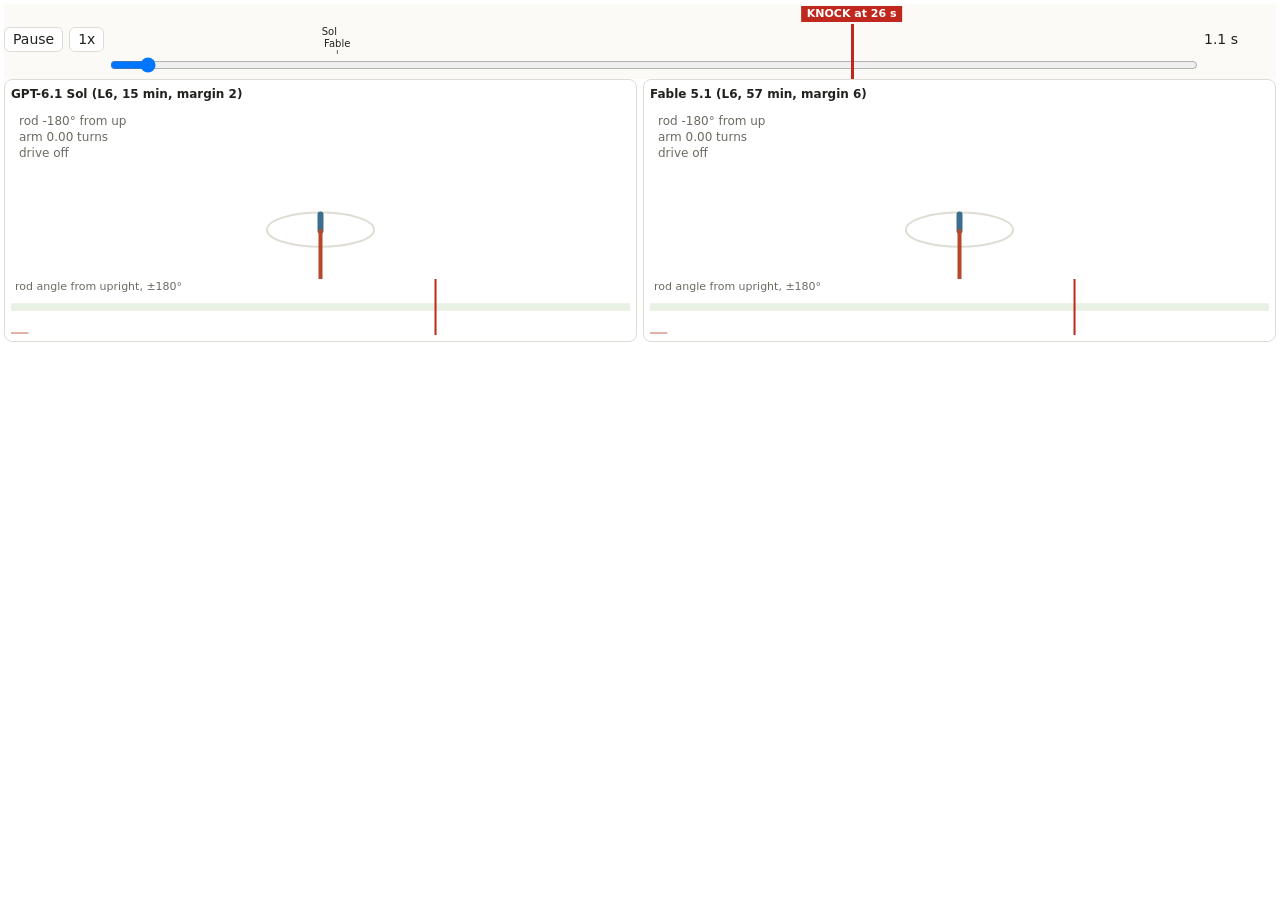
<file: sim/replay-mini.html>
<!doctype html><html><head><meta charset="utf-8"><meta name="viewport" content="width=device-width,initial-scale=1"><title>Dulse Dyno: every model on the simulated rig</title>
<style>
:root{--bg:#fbfaf7;--fg:#22211e;--mut:#6d6a62;--line:#dfdcd3;--rod:#b5482a;--arm:#3c6e8f;--band:#e9f0e4;--card:#fff}
@media(prefers-color-scheme:dark){:root{--bg:#191917;--fg:#e8e6df;--mut:#9a978d;--line:#35342f;--rod:#e8805c;--arm:#7fb2d1;--band:#26332a;--card:#22221f}}
*{box-sizing:border-box}body{margin:0;background:var(--bg);color:var(--fg);font:14px/1.4 system-ui,sans-serif;padding:16px}
h1{font-size:18px;margin:0 0 4px}.sub{color:var(--mut);margin:0 0 12px}
.bar{display:flex;gap:10px;align-items:center;flex-wrap:wrap;position:sticky;top:0;background:var(--bg);padding:8px 0;z-index:2}
button{font:inherit;padding:4px 12px;border:1px solid var(--line);border-radius:6px;background:var(--card);color:var(--fg);cursor:pointer}
input[type=range]{flex:1;min-width:160px}#time{font-variant-numeric:tabular-nums;min-width:72px}
.grid{display:grid;grid-template-columns:repeat(auto-fill,minmax(320px,1fr));gap:12px}
.card{background:var(--card);border:1px solid var(--line);border-radius:8px;padding:10px;min-width:0}
.card h2{font-size:14px;margin:0 0 6px;display:flex;justify-content:space-between;gap:8px}.card h2 span{color:var(--mut);font-weight:400;font-variant-numeric:tabular-nums}
canvas{width:100%;display:block}
pre{margin:6px 0 0;height:92px;overflow:auto;font:11px/1.35 ui-monospace,monospace;color:var(--mut);white-space:pre-wrap;word-break:break-word}
.tl{flex:1;min-width:220px;position:relative}.tl input{width:100%;display:block;margin:0}
#marks{position:relative;height:var(--mh,40px)}
.upm,.knk{position:absolute;transform:translateX(-50%);border:0;background:none;padding:0;cursor:pointer;font:10px/1.1 system-ui,sans-serif;color:var(--fg);white-space:nowrap;border-radius:0}
.upm{background:var(--bg)}
.upm::after{content:"";display:block;width:1px;height:var(--stem,6px);background:var(--mut);margin:1px auto 0}
.knk{z-index:1;color:#fff;background:#c0271d;font-weight:700;font-size:11px;padding:2px 6px;top:0}
.knkline{position:absolute;width:3px;margin-left:-1px;background:#c0271d;top:18px;bottom:-22px;pointer-events:none}
body{padding:4px;background:transparent}.grid{grid-template-columns:repeat(2,minmax(0,1fr));gap:6px}.card{padding:6px}.card h2{font-size:12px;display:block}.card h2 span{display:none}.arm,.con{display:none}.bar{padding:2px 0 6px;gap:6px}button{padding:2px 8px}
</style></head><body>

<div class="bar"><button id="play">Pause</button><button id="sp">1x</button><div class="tl"><div id="marks"></div><input id="tr" type="range" min="0" max="1000" value="0"></div><span id="time"></span></div>
<div class="grid" id="grid"></div>
<script>
const RUNS=[{"label":"GPT-6.1 Sol (L6, 15 min, margin 2)","note":"","d":{"t":[0.0,0.02,0.04,0.06,0.08,0.1,0.12,0.14,0.16,0.18,0.2,0.22,0.24,0.26,0.28,0.3,0.32,0.34,0.36,0.38,0.4,0.42,0.44,0.46,0.48,0.5,0.52,0.54,0.56,0.58,0.6,0.62,0.64,0.66,0.68,0.7,0.72,0.74,0.76,0.78,0.8,0.82,0.84,0.86,0.88,0.9,0.92,0.94,0.96,0.98,1.0,1.02,1.04,1.06,1.08,1.1,1.12,1.14,1.16,1.18,1.2,1.22,1.24,1.26,1.28,1.3,1.32,1.34,1.36,1.38,1.4,1.42,1.44,1.46,1.48,1.5,1.52,1.54,1.56,1.58,1.6,1.62,1.64,1.66,1.68,1.7,1.72,1.74,1.76,1.78,1.8,1.82,1.84,1.86,1.88,1.9,1.92,1.94,1.96,1.98,2.0,2.02,2.04,2.06,2.08,2.1,2.12,2.14,2.16,2.18,2.2,2.22,2.24,2.26,2.28,2.3,2.32,2.34,2.36,2.38,2.4,2.42,2.44,2.46,2.48,2.5,2.52,2.54,2.56,2.58,2.6,2.62,2.64,2.66,2.68,2.7,2.72,2.74,2.76,2.78,2.8,2.82,2.84,2.86,2.88,2.9,2.92,2.94,2.96,2.98,3.0,3.02,3.04,3.06,3.08,3.1,3.12,3.14,3.16,3.18,3.2,3.22,3.24,3.26,3.28,3.3,3.32,3.34,3.36,3.38,3.4,3.42,3.44,3.46,3.48,3.5,3.52,3.54,3.56,3.58,3.6,3.62,3.64,3.66,3.68,3.7,3.72,3.74,3.76,3.78,3.8,3.82,3.84,3.86,3.88,3.9,3.92,3.94,3.96,3.98,4.0,4.02,4.04,4.06,4.08,4.1,4.12,4.14,4.16,4.18,4.2,4.22,4.24,4.26,4.28,4.3,4.32,4.34,4.36,4.38,4.4,4.42,4.44,4.46,4.48,4.5,4.52,4.54,4.56,4.58,4.6,4.62,4.64,4.66,4.68,4.7,4.72,4.74,4.76,4.78,4.8,4.82,4.84,4.86,4.88,4.9,4.92,4.94,4.96,4.98,5.0,5.02,5.04,5.06,5.08,5.1,5.12,5.14,5.16,5.18,5.2,5.22,5.24,5.26,5.28,5.3,5.32,5.34,5.36,5.38,5.4,5.42,5.44,5.46,5.48,5.5,5.52,5.54,5.56,5.58,5.6,5.62,5.64,5.66,5.68,5.7,5.72,5.74,5.76,5.78,5.8,5.82,5.84,5.86,5.88,5.9,5.92,5.94,5.96,5.98,6.0,6.02,6.04,6.06,6.08,6.1,6.12,6.14,6.16,6.18,6.2,6.22,6.24,6.26,6.28,6.3,6.32,6.34,6.36,6.38,6.4,6.42,6.44,6.46,6.48,6.5,6.52,6.54,6.56,6.58,6.6,6.62,6.64,6.66,6.68,6.7,6.72,6.74,6.76,6.78,6.8,6.82,6.84,6.86,6.88,6.9,6.92,6.94,6.96,6.98,7.0,7.02,7.04,7.06,7.08,7.1,7.12,7.14,7.16,7.18,7.2,7.22,7.24,7.26,7.28,7.3,7.32,7.34,7.36,7.38,7.4,7.42,7.44,7.46,7.48,7.5,7.52,7.54,7.56,7.58,7.6,7.62,7.64,7.66,7.68,7.7,7.72,7.74,7.76,7.78,7.8,7.82,7.84,7.86,7.88,7.9,7.92,7.94,7.96,7.98,8.0,8.02,8.04,8.06,8.08,8.1,8.12,8.14,8.16,8.18,8.2,8.22,8.24,8.26,8.28,8.3,8.32,8.34,8.36,8.38,8.4,8.42,8.44,8.46,8.48,8.5,8.52,8.54,8.56,8.58,8.6,8.62,8.64,8.66,8.68,8.7,8.72,8.74,8.76,8.78,8.8,8.82,8.84,8.86,8.88,8.9,8.92,8.94,8.96,8.98,9.0,9.02,9.04,9.06,9.08,9.1,9.12,9.14,9.16,9.18,9.2,9.22,9.24,9.26,9.28,9.3,9.32,9.34,9.36,9.38,9.4,9.42,9.44,9.46,9.48,9.5,9.52,9.54,9.56,9.58,9.6,9.62,9.64,9.66,9.68,9.7,9.72,9.74,9.76,9.78,9.8,9.82,9.84,9.86,9.88,9.9,9.92,9.94,9.96,9.98,10.0,10.02,10.04,10.06,10.08,10.1,10.12,10.14,10.16,10.18,10.2,10.22,10.24,10.26,10.28,10.3,10.32,10.34,10.36,10.38,10.4,10.42,10.44,10.46,10.48,10.5,10.52,10.54,10.56,10.58,10.6,10.62,10.64,10.66,10.68,10.7,10.72,10.74,10.76,10.78,10.8,10.82,10.84,10.86,10.88,10.9,10.92,10.94,10.96,10.98,11.0,11.02,11.04,11.06,11.08,11.1,11.12,11.14,11.16,11.18,11.2,11.22,11.24,11.26,11.28,11.3,11.32,11.34,11.36,11.38,11.4,11.42,11.44,11.46,11.48,11.5,11.52,11.54,11.56,11.58,11.6,11.62,11.64,11.66,11.68,11.7,11.72,11.74,11.76,11.78,11.8,11.82,11.84,11.86,11.88,11.9,11.92,11.94,11.96,11.98,12.0,12.02,12.04,12.06,12.08,12.1,12.12,12.14,12.16,12.18,12.2,12.22,12.24,12.26,12.28,12.3,12.32,12.34,12.36,12.38,12.4,12.42,12.44,12.46,12.48,12.5,12.52,12.54,12.56,12.58,12.6,12.62,12.64,12.66,12.68,12.7,12.72,12.74,12.76,12.78,12.8,12.82,12.84,12.86,12.88,12.9,12.92,12.94,12.96,12.98,13.0,13.02,13.04,13.06,13.08,13.1,13.12,13.14,13.16,13.18,13.2,13.22,13.24,13.26,13.28,13.3,13.32,13.34,13.36,13.38,13.4,13.42,13.44,13.46,13.48,13.5,13.52,13.54,13.56,13.58,13.6,13.62,13.64,13.66,13.68,13.7,13.72,13.74,13.76,13.78,13.8,13.82,13.84,13.86,13.88,13.9,13.92,13.94,13.96,13.98,14.0,14.02,14.04,14.06,14.08,14.1,14.12,14.14,14.16,14.18,14.2,14.22,14.24,14.26,14.28,14.3,14.32,14.34,14.36,14.38,14.4,14.42,14.44,14.46,14.48,14.5,14.52,14.54,14.56,14.58,14.6,14.62,14.64,14.66,14.68,14.7,14.72,14.74,14.76,14.78,14.8,14.82,14.84,14.86,14.88,14.9,14.92,14.94,14.96,14.98,15.0,15.02,15.04,15.06,15.08,15.1,15.12,15.14,15.16,15.18,15.2,15.22,15.24,15.26,15.28,15.3,15.32,15.34,15.36,15.38,15.4,15.42,15.44,15.46,15.48,15.5,15.52,15.54,15.56,15.58,15.6,15.62,15.64,15.66,15.68,15.7,15.72,15.74,15.76,15.78,15.8,15.82,15.84,15.86,15.88,15.9,15.92,15.94,15.96,15.98,16.0,16.02,16.04,16.06,16.08,16.1,16.12,16.14,16.16,16.18,16.2,16.22,16.24,16.26,16.28,16.3,16.32,16.34,16.36,16.38,16.4,16.42,16.44,16.46,16.48,16.5,16.52,16.54,16.56,16.58,16.6,16.62,16.64,16.66,16.68,16.7,16.72,16.74,16.76,16.78,16.8,16.82,16.84,16.86,16.88,16.9,16.92,16.94,16.96,16.98,17.0,17.02,17.04,17.06,17.08,17.1,17.12,17.14,17.16,17.18,17.2,17.22,17.24,17.26,17.28,17.3,17.32,17.34,17.36,17.38,17.4,17.42,17.44,17.46,17.48,17.5,17.52,17.54,17.56,17.58,17.6,17.62,17.64,17.66,17.68,17.7,17.72,17.74,17.76,17.78,17.8,17.82,17.84,17.86,17.88,17.9,17.92,17.94,17.96,17.98,18.0,18.02,18.04,18.06,18.08,18.1,18.12,18.14,18.16,18.18,18.2,18.22,18.24,18.26,18.28,18.3,18.32,18.34,18.36,18.38,18.4,18.42,18.44,18.46,18.48,18.5,18.52,18.54,18.56,18.58,18.6,18.62,18.64,18.66,18.68,18.7,18.72,18.74,18.76,18.78,18.8,18.82,18.84,18.86,18.88,18.9,18.92,18.94,18.96,18.98,19.0,19.02,19.04,19.06,19.08,19.1,19.12,19.14,19.16,19.18,19.2,19.22,19.24,19.26,19.28,19.3,19.32,19.34,19.36,19.38,19.4,19.42,19.44,19.46,19.48,19.5,19.52,19.54,19.56,19.58,19.6,19.62,19.64,19.66,19.68,19.7,19.72,19.74,19.76,19.78,19.8,19.82,19.84,19.86,19.88,19.9,19.92,19.94,19.96,19.98,20.0,20.02,20.04,20.06,20.08,20.1,20.12,20.14,20.16,20.18,20.2,20.22,20.24,20.26,20.28,20.3,20.32,20.34,20.36,20.38,20.4,20.42,20.44,20.46,20.48,20.5,20.52,20.54,20.56,20.58,20.6,20.62,20.64,20.66,20.68,20.7,20.72,20.74,20.76,20.78,20.8,20.82,20.84,20.86,20.88,20.9,20.92,20.94,20.96,20.98,21.0,21.02,21.04,21.06,21.08,21.1,21.12,21.14,21.16,21.18,21.2,21.22,21.24,21.26,21.28,21.3,21.32,21.34,21.36,21.38,21.4,21.42,21.44,21.46,21.48,21.5,21.52,21.54,21.56,21.58,21.6,21.62,21.64,21.66,21.68,21.7,21.72,21.74,21.76,21.78,21.8,21.82,21.84,21.86,21.88,21.9,21.92,21.94,21.96,21.98,22.0,22.02,22.04,22.06,22.08,22.1,22.12,22.14,22.16,22.18,22.2,22.22,22.24,22.26,22.28,22.3,22.32,22.34,22.36,22.38,22.4,22.42,22.44,22.46,22.48,22.5,22.52,22.54,22.56,22.58,22.6,22.62,22.64,22.66,22.68,22.7,22.72,22.74,22.76,22.78,22.8,22.82,22.84,22.86,22.88,22.9,22.92,22.94,22.96,22.98,23.0,23.02,23.04,23.06,23.08,23.1,23.12,23.14,23.16,23.18,23.2,23.22,23.24,23.26,23.28,23.3,23.32,23.34,23.36,23.38,23.4,23.42,23.44,23.46,23.48,23.5,23.52,23.54,23.56,23.58,23.6,23.62,23.64,23.66,23.68,23.7,23.72,23.74,23.76,23.78,23.8,23.82,23.84,23.86,23.88,23.9,23.92,23.94,23.96,23.98,24.0,24.02,24.04,24.06,24.08,24.1,24.12,24.14,24.16,24.18,24.2,24.22,24.24,24.26,24.28,24.3,24.32,24.34,24.36,24.38,24.4,24.42,24.44,24.46,24.48,24.5,24.52,24.54,24.56,24.58,24.6,24.62,24.64,24.66,24.68,24.7,24.72,24.74,24.76,24.78,24.8,24.82,24.84,24.86,24.88,24.9,24.92,24.94,24.96,24.98,25.0,25.02,25.04,25.06,25.08,25.1,25.12,25.14,25.16,25.18,25.2,25.22,25.24,25.26,25.28,25.3,25.32,25.34,25.36,25.38,25.4,25.42,25.44,25.46,25.48,25.5,25.52,25.54,25.56,25.58,25.6,25.62,25.64,25.66,25.68,25.7,25.72,25.74,25.76,25.78,25.8,25.82,25.84,25.86,25.88,25.9,25.92,25.94,25.96,25.98,26.0,26.02,26.04,26.06,26.08,26.1,26.12,26.14,26.16,26.18,26.2,26.22,26.24,26.26,26.28,26.3,26.32,26.34,26.36,26.38,26.4,26.42,26.44,26.46,26.48,26.5,26.52,26.54,26.56,26.58,26.6,26.62,26.64,26.66,26.68,26.7,26.72,26.74,26.76,26.78,26.8,26.82,26.84,26.86,26.88,26.9,26.92,26.94,26.96,26.98,27.0,27.02,27.04,27.06,27.08,27.1,27.12,27.14,27.16,27.18,27.2,27.22,27.24,27.26,27.28,27.3,27.32,27.34,27.36,27.38,27.4,27.42,27.44,27.46,27.48,27.5,27.52,27.54,27.56,27.58,27.6,27.62,27.64,27.66,27.68,27.7,27.72,27.74,27.76,27.78,27.8,27.82,27.84,27.86,27.88,27.9,27.92,27.94,27.96,27.98,28.0,28.02,28.04,28.06,28.08,28.1,28.12,28.14,28.16,28.18,28.2,28.22,28.24,28.26,28.28,28.3,28.32,28.34,28.36,28.38,28.4,28.42,28.44,28.46,28.48,28.5,28.52,28.54,28.56,28.58,28.6,28.62,28.64,28.66,28.68,28.7,28.72,28.74,28.76,28.78,28.8,28.82,28.84,28.86,28.88,28.9,28.92,28.94,28.96,28.98,29.0,29.02,29.04,29.06,29.08,29.1,29.12,29.14,29.16,29.18,29.2,29.22,29.24,29.26,29.28,29.3,29.32,29.34,29.36,29.38,29.4,29.42,29.44,29.46,29.48,29.5,29.52,29.54,29.56,29.58,29.6,29.62,29.64,29.66,29.68,29.7,29.72,29.74,29.76,29.78,29.8,29.82,29.84,29.86,29.88,29.9,29.92,29.94,29.96,29.98,30.0,30.02,30.04,30.06,30.08,30.1,30.12,30.14,30.16,30.18,30.2,30.22,30.24,30.26,30.28,30.3,30.32,30.34,30.36,30.38,30.4,30.42,30.44,30.46,30.48,30.5,30.52,30.54,30.56,30.58,30.6,30.62,30.64,30.66,30.68,30.7,30.72,30.74,30.76,30.78,30.8,30.82,30.84,30.86,30.88,30.9,30.92,30.94,30.96,30.98,31.0,31.02,31.04,31.06,31.08,31.1,31.12,31.14,31.16,31.18,31.2,31.22,31.24,31.26,31.28,31.3,31.32,31.34,31.36,31.38,31.4,31.42,31.44,31.46,31.48,31.5,31.52,31.54,31.56,31.58,31.6,31.62,31.64,31.66,31.68,31.7,31.72,31.74,31.76,31.78,31.8,31.82,31.84,31.86,31.88,31.9,31.92,31.94,31.96,31.98,32.0,32.02,32.04,32.06,32.08,32.1,32.12,32.14,32.16,32.18,32.2,32.22,32.24,32.26,32.28,32.3,32.32,32.34,32.36,32.38,32.4,32.42,32.44,32.46,32.48,32.5,32.52,32.54,32.56,32.58,32.6,32.62,32.64,32.66,32.68,32.7,32.72,32.74,32.76,32.78,32.8,32.82,32.84,32.86,32.88,32.9,32.92,32.94,32.96,32.98,33.0,33.02,33.04,33.06,33.08,33.1,33.12,33.14,33.16,33.18,33.2,33.22,33.24,33.26,33.28,33.3,33.32,33.34,33.36,33.38,33.4,33.42,33.44,33.46,33.48,33.5,33.52,33.54,33.56,33.58,33.6,33.62,33.64,33.66,33.68,33.7,33.72,33.74,33.76,33.78,33.8,33.82,33.84,33.86,33.88,33.9,33.92,33.94,33.96,33.98,34.0,34.02,34.04,34.06,34.08,34.1,34.12,34.14,34.16,34.18,34.2,34.22,34.24,34.26,34.28,34.3,34.32,34.34,34.36,34.38,34.4,34.42,34.44,34.46,34.48,34.5,34.52,34.54,34.56,34.58,34.6,34.62,34.64,34.66,34.68,34.7,34.72,34.74,34.76,34.78,34.8,34.82,34.84,34.86,34.88,34.9,34.92,34.94,34.96,34.98,35.0,35.02,35.04,35.06,35.08,35.1,35.12,35.14,35.16,35.18,35.2,35.22,35.24,35.26,35.28,35.3,35.32,35.34,35.36,35.38,35.4,35.42,35.44,35.46,35.48,35.5,35.52,35.54,35.56,35.58,35.6,35.62,35.64,35.66,35.68,35.7,35.72,35.74,35.76,35.78,35.8,35.82,35.84,35.86,35.88,35.9,35.92,35.94,35.96,35.98,36.0,36.02,36.04,36.06,36.08,36.1,36.12,36.14,36.16,36.18,36.2,36.22,36.24,36.26,36.28,36.3,36.32,36.34,36.36,36.38,36.4,36.42,36.44,36.46,36.48,36.5,36.52,36.54,36.56,36.58,36.6,36.62,36.64,36.66,36.68,36.7,36.72,36.74,36.76,36.78,36.8,36.82,36.84,36.86,36.88,36.9,36.92,36.94,36.96,36.98,37.0,37.02,37.04,37.06,37.08,37.1,37.12,37.14,37.16,37.18,37.2,37.22,37.24,37.26,37.28,37.3,37.32,37.34,37.36,37.38,37.4,37.42,37.44,37.46,37.48,37.5,37.52,37.54,37.56,37.58,37.6,37.62,37.64,37.66,37.68,37.7,37.72,37.74,37.76,37.78,37.8,37.82,37.84,37.86,37.88,37.9,37.92,37.94,37.96,37.98,38.0],"a":[-180.0,-180.0,-180.0,-180.0,-180.0,-180.0,-180.0,-180.0,-180.0,-180.0,-180.0,-180.0,-180.0,-180.0,-180.0,-180.0,-180.0,-180.0,-180.0,-180.0,-180.0,-180.0,-180.0,-180.0,-180.0,-180.0,-180.0,-180.0,-180.0,-180.0,-180.0,-180.0,-180.0,-180.0,-180.0,-180.0,-180.0,-180.0,-180.0,-180.0,-180.0,-180.0,-180.0,-180.0,-180.0,-180.0,-180.0,-180.0,-180.0,-180.0,-180.0,-180.0,-180.0,-180.0,-180.0,-180.0,-180.0,-180.0,-180.0,-180.0,-180.0,-180.0,-180.0,-180.0,-180.0,-180.0,-180.0,-180.0,-180.0,-180.0,-180.0,-180.0,-180.0,-180.0,-180.0,-180.0,-180.0,-180.0,-180.0,-180.0,-180.0,-180.0,-180.0,-180.0,-180.0,-180.0,-180.0,-180.0,-180.0,-180.0,-180.0,-180.0,-180.0,-180.0,-180.0,-180.0,-180.0,-180.0,-180.0,-180.0,-180.0,-180.0,-180.0,-180.0,-180.0,-180.0,-180.0,-180.0,-180.0,-180.0,-180.0,-180.0,-180.0,-180.0,-180.0,-180.0,-180.0,-180.0,-180.0,-180.0,-180.0,-180.0,-180.0,-180.0,-180.0,-180.0,-180.0,-180.0,-180.0,-180.0,-180.0,-180.0,-180.0,-180.0,-180.0,-180.0,-180.0,-180.0,-180.0,-180.0,-180.0,-180.0,-180.0,-180.0,-180.0,-180.0,-180.0,-180.0,-180.0,-180.0,-180.0,-180.0,-180.0,-180.0,-180.0,-180.0,-180.0,-180.0,-180.0,-180.0,-180.0,-180.0,-180.0,-180.0,-180.0,-180.0,-180.0,-180.0,-180.0,-180.0,-180.0,-180.0,-180.0,-180.0,-180.0,-180.0,-180.0,-180.0,-180.0,-180.0,-180.0,-180.0,-180.0,-180.0,-180.0,-180.0,-180.0,-180.0,-180.0,-180.0,-180.0,-180.0,-180.0,-180.0,-180.0,-180.0,-180.0,-180.0,-180.0,-180.0,-180.0,-180.0,-180.0,-179.9,-179.9,-179.9,-179.9,-179.9,-179.9,-179.9,-179.9,-179.9,-179.9,-179.9,-179.9,-179.9,-179.9,-179.9,-179.9,-179.9,-179.9,-179.9,-179.9,-179.9,-179.9,-179.9,-179.9,-179.9,-179.9,-179.9,-179.9,-179.9,-179.9,-179.9,-179.9,-179.9,-179.9,-179.9,-179.9,-179.9,-179.9,-179.9,-179.9,-179.9,-179.9,-179.9,-179.9,-179.9,-179.9,-179.9,-179.9,-179.9,-179.9,-179.9,-179.9,-179.9,-179.9,-179.9,-179.9,-179.9,-179.9,-179.9,-179.9,-179.9,-179.9,-179.9,-179.9,-179.9,-179.9,-179.9,-179.9,-179.9,-179.9,-179.9,-179.9,-179.9,-179.9,-179.9,-179.9,-179.9,-179.9,-179.9,-179.9,-179.9,-179.9,-179.9,-179.9,-179.9,-179.9,-179.9,-179.9,-179.9,-179.9,-179.9,-179.9,-179.9,-179.9,-179.9,-179.9,-179.9,-179.9,-179.9,-179.6,-179.1,-178.4,-177.6,-176.6,-175.4,-174.2,-172.8,-171.2,-168.3,-164.6,-160.2,-156.3,-152.8,-149.5,-146.7,-144.3,-142.4,-141.0,-140.1,-139.8,-140.0,-141.0,-143.9,-148.5,-154.5,-162.2,-171.4,178.3,166.9,155.2,143.1,131.1,119.7,109.2,99.8,91.6,84.7,79.0,74.4,70.9,68.6,67.2,66.7,67.2,69.0,72.4,77.3,83.4,90.9,99.7,109.8,121.7,134.7,148.7,163.9,179.9,-164.1,-148.2,-132.7,-118.0,-104.3,-91.9,-80.8,-70.9,-62.1,-54.3,-47.5,-41.5,-36.2,-31.4,-27.3,-23.5,-20.1,-17.1,-14.9,-13.2,-11.6,-10.4,-9.4,-8.4,-7.6,-6.8,-6.1,-5.5,-4.9,-4.4,-3.8,-3.4,-2.9,-2.5,-2.1,-1.7,-1.3,-1.0,-0.7,-0.4,-0.1,0.2,0.4,0.7,0.9,1.1,1.3,1.5,1.6,1.8,1.9,2.0,2.1,2.2,2.3,2.4,2.5,2.5,2.6,2.6,2.6,2.7,2.7,2.7,2.7,2.8,2.8,2.8,2.8,2.7,2.7,2.7,2.7,2.7,2.7,2.6,2.6,2.6,2.5,2.5,2.5,2.4,2.3,2.2,2.2,2.1,2.0,2.0,1.9,1.8,1.7,1.7,1.6,1.5,1.4,1.4,1.3,1.2,1.1,1.0,1.0,0.9,0.8,0.7,0.6,0.6,0.5,0.4,0.4,0.3,0.2,0.2,0.1,0.0,-0.0,-0.1,-0.1,-0.2,-0.2,-0.3,-0.4,-0.4,-0.5,-0.5,-0.5,-0.6,-0.6,-0.6,-0.6,-0.7,-0.7,-0.8,-0.8,-0.8,-0.8,-0.8,-0.8,-0.9,-0.9,-0.9,-0.9,-1.0,-0.9,-0.9,-0.9,-0.9,-0.9,-0.9,-0.9,-0.9,-0.9,-0.9,-0.9,-0.9,-0.9,-0.9,-0.9,-0.9,-0.9,-0.9,-0.8,-0.8,-0.8,-0.7,-0.8,-0.7,-0.6,-0.6,-0.5,-0.5,-0.5,-0.5,-0.4,-0.4,-0.4,-0.3,-0.3,-0.3,-0.3,-0.2,-0.2,-0.1,-0.1,-0.1,-0.0,0.0,0.0,0.1,0.1,0.2,0.2,0.2,0.3,0.3,0.3,0.3,0.4,0.4,0.5,0.5,0.5,0.6,0.6,0.6,0.6,0.7,0.7,0.7,0.8,0.8,0.8,0.8,0.8,0.9,0.9,0.9,0.9,0.9,1.0,1.0,1.0,1.0,1.0,1.1,1.0,1.1,1.1,1.0,1.1,1.1,1.1,1.1,1.0,1.1,1.1,1.0,1.1,1.0,1.1,1.1,1.0,1.1,1.0,1.0,1.0,0.9,1.0,0.9,0.9,0.9,0.8,0.9,0.8,0.8,0.8,0.7,0.8,0.7,0.7,0.7,0.7,0.7,0.6,0.6,0.6,0.6,0.5,0.5,0.5,0.5,0.5,0.4,0.5,0.4,0.4,0.4,0.3,0.3,0.3,0.3,0.3,0.2,0.2,0.2,0.2,0.2,0.1,0.2,0.1,0.1,0.1,0.1,0.1,0.1,0.0,0.0,-0.0,0.0,-0.0,-0.0,-0.0,-0.0,-0.0,-0.0,-0.0,-0.0,-0.0,-0.0,-0.0,-0.1,-0.1,-0.1,-0.1,-0.1,-0.1,-0.1,-0.1,-0.1,-0.1,-0.1,-0.2,-0.1,-0.2,-0.1,-0.1,-0.2,-0.1,-0.1,-0.2,-0.1,-0.1,-0.1,-0.1,-0.1,-0.1,-0.1,-0.1,-0.1,-0.1,-0.1,-0.2,-0.1,-0.1,0.0,-0.0,0.0,0.0,0.0,-0.0,0.1,0.1,0.1,0.1,0.1,0.1,0.2,0.1,0.2,0.2,0.1,0.2,0.2,0.2,0.2,0.2,0.2,0.3,0.3,0.3,0.3,0.3,0.4,0.3,0.3,0.3,0.3,0.3,0.3,0.4,0.4,0.4,0.4,0.4,0.5,0.4,0.4,0.5,0.4,0.5,0.5,0.5,0.5,0.5,0.5,0.5,0.5,0.5,0.5,0.5,0.6,0.6,0.6,0.6,0.6,0.6,0.6,0.6,0.6,0.6,0.6,0.6,0.5,0.6,0.6,0.6,0.6,0.6,0.6,0.6,0.5,0.6,0.6,0.6,0.6,0.5,0.6,0.5,0.5,0.5,0.5,0.5,0.4,0.5,0.5,0.3,0.4,0.5,0.6,0.5,0.5,0.5,0.4,0.5,0.4,0.4,0.4,0.5,0.4,0.4,0.4,0.4,0.4,0.4,0.4,0.4,0.4,0.4,0.4,0.3,0.3,0.3,0.3,0.3,0.3,0.3,0.2,0.3,0.3,0.3,0.3,0.3,0.3,0.3,0.3,0.3,0.3,0.3,0.3,0.3,0.3,0.3,0.3,0.3,0.3,0.2,0.2,0.2,0.2,0.2,0.2,0.1,0.2,0.1,0.1,0.2,0.1,0.1,0.1,0.1,0.1,0.1,0.1,0.1,0.1,0.1,0.2,0.1,0.1,0.1,0.1,0.1,0.1,0.1,0.1,0.1,0.1,0.2,0.1,0.1,0.1,0.1,0.2,0.1,0.1,0.2,0.1,0.1,0.2,0.1,0.2,0.1,0.1,0.2,0.0,0.1,0.1,0.1,0.2,0.2,0.1,0.2,0.2,0.1,0.1,0.2,0.1,0.1,0.2,0.1,0.2,0.2,0.2,0.2,0.2,0.2,0.2,0.2,0.2,0.2,0.2,0.2,0.3,0.3,0.3,0.3,0.3,0.3,0.3,0.2,0.3,0.3,0.3,0.4,0.3,0.3,0.4,0.3,0.3,0.3,0.3,0.3,0.3,0.3,0.3,0.3,0.3,0.3,0.3,0.3,0.3,0.3,0.3,0.3,0.3,0.3,0.3,0.3,0.3,0.3,0.4,0.4,0.4,0.4,0.4,0.4,0.5,0.4,0.5,0.4,0.5,0.5,0.4,0.5,0.5,0.4,0.5,0.5,0.5,0.5,0.5,0.5,0.5,0.5,0.5,0.5,0.5,0.5,0.5,0.5,0.5,0.4,0.5,0.5,0.4,0.5,0.4,0.5,0.5,0.4,0.5,0.5,0.5,0.4,0.5,0.4,0.5,0.5,0.5,0.5,0.5,0.3,0.4,0.5,0.5,0.5,0.4,0.4,0.5,0.4,0.4,0.5,0.4,0.4,0.5,0.3,0.4,0.3,0.4,0.4,0.4,0.4,0.4,0.4,0.3,0.4,0.3,0.3,0.3,0.3,0.3,0.3,0.3,0.3,0.3,0.3,0.3,0.4,0.3,0.3,0.4,0.3,0.3,0.3,0.3,0.3,0.3,0.2,0.3,0.3,0.3,0.3,0.3,0.3,0.3,0.3,0.3,0.3,0.3,0.3,0.3,0.3,0.3,0.3,0.3,0.3,0.3,0.3,0.3,0.2,0.2,0.2,0.2,0.2,0.2,0.2,0.1,0.2,0.1,0.2,0.2,0.1,0.2,0.1,0.1,0.1,0.1,0.1,0.2,0.1,0.1,0.1,0.1,0.1,0.1,0.1,0.1,0.2,0.1,0.1,0.2,0.1,0.2,0.1,0.1,0.2,0.1,0.1,0.2,0.1,0.1,0.2,0.1,0.2,0.1,0.2,0.1,0.1,0.2,0.0,0.1,0.1,0.1,0.2,0.2,0.1,0.3,0.2,0.2,0.2,0.1,0.2,0.2,0.2,0.2,0.2,0.2,0.2,0.3,0.2,0.2,0.2,0.2,0.3,0.2,0.2,0.2,0.3,0.3,0.3,0.3,0.4,0.3,0.2,0.2,0.2,0.2,0.2,0.2,0.2,0.2,0.2,0.2,0.2,0.3,0.2,0.2,0.2,0.2,0.3,0.4,0.3,0.3,0.4,0.4,0.2,0.2,0.2,0.2,0.1,0.2,0.2,0.2,0.2,0.1,0.2,0.2,0.2,0.3,0.2,0.3,0.3,0.2,0.3,0.3,0.3,0.3,0.3,0.3,0.3,0.3,0.3,0.3,0.3,0.3,0.3,0.3,0.3,0.3,0.3,0.3,0.2,0.2,0.2,0.2,0.2,0.2,0.2,0.2,0.2,0.2,0.2,0.3,0.2,0.2,0.2,0.3,0.3,0.3,0.3,0.3,0.3,0.3,0.4,0.3,0.2,0.2,0.2,0.2,0.2,0.2,0.2,0.2,0.2,0.3,0.2,0.2,0.3,0.3,0.2,0.3,0.3,0.3,0.3,0.3,0.4,0.3,0.3,0.4,0.3,0.2,0.3,0.2,0.2,0.2,0.2,0.2,0.2,0.2,0.2,0.3,0.3,0.3,0.3,0.3,0.4,0.4,0.2,0.3,0.3,0.1,0.2,0.2,0.2,0.2,0.2,0.2,0.2,0.2,0.2,0.2,0.3,0.3,3.5,5.6,6.4,6.7,6.5,5.9,5.2,4.4,3.6,3.0,2.5,2.0,1.7,1.4,1.2,1.0,0.8,0.7,0.6,0.5,0.5,0.4,0.4,0.4,0.4,0.4,0.4,0.5,0.5,0.5,0.5,0.5,0.5,0.5,0.5,0.5,0.5,0.5,0.5,0.5,0.5,0.5,0.5,0.5,0.5,0.5,0.5,0.5,0.5,0.5,0.5,0.5,0.8,4.3,9.7,15.4,21.5,28.2,35.5,43.5,52.3,62.0,72.7,84.4,97.3,111.6,127.5,145.4,165.3,-173.4,-152.8,-134.2,-117.8,-103.1,-89.9,-78.1,-67.4,-57.8,-49.2,-41.6,-34.9,-29.0,-23.9,-19.5,-15.6,-12.4,-9.5,-7.0,-4.8,-2.8,-0.9,0.9,2.7,4.6,6.7,8.9,11.4,14.3,17.6,21.5,25.9,31.1,37.0,43.7,51.2,59.7,69.2,79.8,91.5,104.5,118.9,135.1,153.3,173.4,-165.9,-146.5,-129.2,-113.9,-100.2,-87.9,-77.0,-67.2,-58.6,-51.0,-44.4,-38.8,-34.1,-30.4,-27.5,-25.4,-24.2,-23.7,-23.9,-24.9,-26.7,-29.2,-32.5,-36.7,-41.8,-47.8,-54.8,-62.8,-71.8,-82.0,-93.3,-105.9,-120.0,-135.8,-153.5,-173.1,166.7,147.8,130.9,115.9,102.6,90.7,80.2,70.9,62.7,55.7,49.7,44.9,41.0,38.1,36.3,35.4,35.4,36.4,38.4,41.3,45.2,50.0,55.9,62.9,70.9,80.0,90.4,102.0,115.0,129.6,145.9,164.3,-176.1,-156.9,-139.4,-123.9,-110.1,-97.9,-87.1,-77.6,-69.3,-62.2,-56.2,-51.3,-47.6,-45.0,-43.4,-42.9,-43.5,-45.1,-47.8,-51.6,-56.5,-62.4,-69.4,-77.6,-87.0,-97.6,-109.5,-122.9,-138.0,-155.0,-173.6,167.2,149.2,133.0,118.8,106.1,95.0,85.2,76.7,69.4,63.3,58.4,54.6,52.0,50.6,50.2,51.0,53.0,56.0,60.1,65.4,71.9,79.5,88.3,98.3,109.7,122.6,137.1,153.4,171.4,-169.9,-152.1,-136.0,-121.8,-109.3,-98.2,-88.5,-80.1,-73.0,-67.1,-62.4,-59.0,-56.7,-55.6,-55.7,-56.9,-59.4,-63.0,-67.7,-73.6,-80.8,-89.1,-98.7,-109.7,-122.1,-136.1,-151.8,-169.2,172.5,154.9,139.1,125.0,112.6,101.7,92.2,84.0,77.2,71.5,67.1,64.0,62.0,61.3,61.8,63.5,66.4,70.4,75.7,82.2,89.9,98.9,109.2,120.9,134.2,149.2,165.9,-176.3,-158.9,-143.0,-128.9,-116.4,-105.4,-95.9,-87.7,-80.9,-75.3,-70.9,-67.8,-66.0,-65.4,-66.1,-67.9,-71.0,-75.3,-80.9,-87.6,-95.6,-105.0,-115.7,-127.8,-141.6,-157.0,-173.9,168.7,152.3,137.6,124.5,113.1,103.1,94.6,87.3,81.4,76.7,73.3,71.2,70.4,70.8,72.4,75.3,79.4,84.7,91.3,99.2,108.4,119.0,131.0,144.7,160.0,176.6,-166.5,-150.7,-136.5,-124.0,-113.0,-103.4,-95.3,-88.5,-83.0,-78.7,-75.8,-74.1,-73.8,-74.6,-76.8,-80.2,-84.8,-90.7,-97.9,-106.3,-116.2,-127.4,-140.2,-154.5,-170.4,173.1,157.2,142.7,129.9,118.7,108.9,100.6,93.6,87.9,83.6,80.5,78.7,78.2,79.0,81.1,84.4,88.9,94.8,101.9,110.3,120.2,131.4,144.2,158.5,174.2,-169.7,-154.4,-140.6,-128.4,-117.7,-108.5,-100.7,-94.2,-89.0,-85.2,-82.6,-81.4,-81.4,-82.7,-85.3,-89.1,-94.2,-100.6,-108.3,-117.3,-127.8,-139.7,-153.1,-168.0,176.4,161.0,147.0,134.4,123.5,114.0,105.9,99.2,93.8,89.7,86.9,85.4,85.2,86.3,88.7,92.4,97.3,103.5,111.0,119.9,130.1,141.9,155.1,169.7,-175.0,-160.1,-146.5,-134.3,-123.7,-114.5,-106.8,-100.3,-95.2,-91.4,-89.0,-87.8,-87.9,-89.3,-92.0,-95.9,-101.1,-107.6,-115.5,-124.6,-135.2,-147.2,-160.7,-175.3,169.8,155.7,142.9,131.6,121.8,113.5,106.5,100.8,96.5,93.5,91.8,91.4,92.2,94.4,97.8,102.5,108.5,115.8,124.4,134.4,145.9,158.7,172.8,-172.7,-158.7,-145.9,-134.6,-124.7,-116.3,-109.2,-103.5,-99.1,-96.0,-94.1,-93.6,-94.4,-96.5,-99.8,-104.4,-110.3,-117.5,-126.0,-135.9,-147.2,-159.8,-173.6,172.3,158.7,146.3,135.4,125.9,117.8,111.0,105.6,101.5,98.8,97.3,97.1,98.2,100.6,104.2,109.1,115.3,122.8,131.7,141.9,153.5,166.4,-179.9,-166.3,-153.5,-142.0,-131.9,-123.2,-115.9,-109.9,-105.2,-101.9,-99.8,-99.0,-99.5,-101.3,-104.4,-108.7,-114.3,-121.1,-129.3,-138.8,-149.7,-161.8,-175.0,171.6,158.8,147.1,136.8,127.8,120.3,114.1,109.2,105.6,103.3,102.3,102.6,104.1,106.9,111.0,116.3,122.9,130.8,140.1,150.6,162.5,175.3,-171.7,-159.1,-147.7,-137.6,-128.9,-121.5,-115.4,-110.7,-107.2,-105.0,-104.1,-104.5,-106.1,-109.0,-113.2],"arm":[0.0,0.0,0.0,0.0,0.0,0.0,0.0,0.0,0.0,0.0,0.0,0.0,0.0,0.0,0.0,0.0,0.0,0.0,0.0,0.0,0.0,0.0,0.0,0.0,0.0,0.0,0.0,0.0,0.0,0.0,0.0,0.0,0.0,0.0,0.0,0.0,0.0,0.0,0.0,0.0,0.0,0.0,0.0,0.0,0.0,0.0,0.0,0.0,0.0,0.0,0.0,0.0,0.0,0.0,0.0,0.0,0.0,0.0,0.0,0.0,0.0,0.0,0.0,0.0,0.0,0.0,0.0,0.0,0.0,0.0,0.0,0.0,0.0,0.0,0.0,0.0,0.0,0.0,0.0,0.0,0.0,0.0,0.0,0.0,0.0,0.0,0.0,0.0,0.0,0.0,0.0,0.0,0.0,0.0,0.0,0.0,0.0,0.0,0.0,0.0,0.0,0.0,0.0,0.0,0.0,0.0,0.0,0.0,0.0,0.0,0.0,0.0,0.0,0.0,0.0,0.0,0.0,0.0,0.0,0.0,0.0,0.0,0.0,0.0,0.0,0.0,0.0,0.0,0.0,0.0,0.0,0.0,0.0,0.0,0.0,0.0,0.0,0.0,0.0,0.0,0.0,0.0,0.0,0.0,0.0,0.0,0.0,0.0,0.0,0.0,0.0,0.0,0.0,0.0,0.0,0.0,0.0,0.0,0.0,0.0,0.0,0.0,0.0,0.0,0.0,0.0,0.0,0.0,0.0,0.0,0.0,0.0,0.0,0.0,0.0,0.0,0.0,0.0,0.0,0.0,0.0,0.0,0.0,0.0,0.0,0.0,0.0,0.0,0.0,0.0,0.0,0.0,0.0,0.0,0.0,0.0,0.0,0.0,0.0,0.0,0.0,0.0,0.0,0.0,0.0,0.0,0.0,0.0,0.0,0.0,0.0,0.0,0.0,0.0,0.0,0.0,0.0,0.0,0.0,0.0,0.0,0.0,0.0,0.0,0.0,0.0,0.0,0.0,0.0,0.0,0.0,0.0,0.0,0.0,0.0,0.0,0.0,0.0,0.0,0.0,0.0,0.0,0.0,0.0,0.0,0.0,0.0,0.0,0.0,0.0,0.0,0.0,0.0,0.0,0.0,0.0,0.0,0.0,0.0,0.0,0.0,0.0,0.0,0.0,0.0,0.0,0.0,0.0,0.0,0.0,0.0,0.0,0.0,0.0,0.0,0.0,0.0,0.0,0.0,0.0,0.0,0.0,0.0,0.0,0.0,0.0,0.0,0.0,0.0,0.0,0.0,0.0,0.0,0.0,0.0,0.0,0.0,0.0,0.0,0.0,0.0,0.0,0.4,1.1,1.9,3.1,4.6,6.3,8.3,10.5,13.4,18.0,24.0,31.0,37.7,44.4,51.2,57.9,64.7,71.4,78.2,85.0,91.7,98.5,104.8,109.1,111.6,113.2,113.0,111.5,108.6,104.4,99.4,93.3,86.5,79.6,72.8,66.0,59.1,52.3,46.4,42.1,38.7,35.9,34.0,33.2,33.0,32.4,30.3,27.3,24.1,20.3,16.0,12.9,11.5,10.6,9.8,9.9,10.5,11.1,12.2,13.7,15.4,17.3,19.4,21.6,23.3,24.5,25.3,25.9,26.2,26.0,25.6,25.0,24.1,23.0,21.8,21.1,20.5,19.7,19.1,18.2,17.3,16.2,15.0,13.6,12.1,10.5,8.8,6.9,5.0,2.9,0.8,-1.3,-3.6,-5.8,-8.2,-10.5,-12.9,-15.3,-17.7,-20.0,-22.4,-24.8,-27.1,-29.4,-31.7,-34.0,-36.2,-38.3,-40.5,-42.5,-44.6,-46.5,-48.4,-50.3,-52.1,-53.8,-55.5,-57.1,-58.6,-60.1,-61.5,-62.8,-64.1,-65.3,-66.4,-67.4,-68.4,-69.3,-70.1,-70.8,-71.4,-72.0,-72.4,-72.9,-73.2,-73.4,-73.6,-73.7,-73.7,-73.7,-73.5,-73.3,-73.0,-72.6,-72.2,-71.7,-71.2,-70.6,-70.0,-69.2,-68.5,-67.6,-66.8,-65.8,-64.9,-63.9,-62.8,-61.7,-60.6,-59.5,-58.3,-57.1,-55.9,-54.6,-53.3,-52.1,-50.8,-49.5,-48.1,-46.8,-45.5,-44.1,-42.8,-41.4,-40.0,-38.7,-37.3,-36.0,-34.7,-33.3,-32.0,-30.8,-29.5,-28.2,-26.9,-25.7,-24.5,-23.3,-22.0,-20.9,-19.8,-18.7,-17.6,-16.5,-15.5,-14.4,-13.4,-12.5,-11.5,-10.7,-9.8,-9.0,-8.3,-7.5,-6.8,-6.2,-5.5,-4.9,-4.3,-3.8,-3.3,-2.8,-2.4,-2.0,-1.6,-1.3,-1.1,-0.8,-0.6,-0.5,-0.4,-0.3,-0.3,-0.4,-0.4,-0.5,-0.5,-0.7,-0.8,-1.1,-1.2,-1.5,-1.8,-2.1,-2.4,-2.7,-3.1,-3.6,-4.0,-4.4,-4.9,-5.4,-6.0,-6.5,-7.0,-7.6,-8.3,-8.9,-9.5,-10.1,-10.8,-11.5,-12.1,-12.8,-13.5,-14.2,-14.9,-15.6,-16.3,-17.1,-17.8,-18.4,-19.2,-19.9,-20.6,-21.4,-22.0,-22.7,-23.4,-24.1,-24.8,-25.5,-26.2,-26.8,-27.4,-28.1,-28.7,-29.3,-29.9,-30.5,-31.1,-31.6,-32.1,-32.6,-33.1,-33.6,-34.0,-34.4,-34.7,-35.1,-35.4,-35.7,-36.0,-36.3,-36.5,-36.8,-37.0,-37.1,-37.3,-37.4,-37.5,-37.6,-37.6,-37.7,-37.7,-37.7,-37.6,-37.5,-37.6,-37.4,-37.3,-37.2,-37.1,-37.0,-36.8,-36.6,-36.4,-36.2,-36.0,-35.7,-35.5,-35.2,-35.0,-34.6,-34.4,-34.0,-33.7,-33.3,-33.0,-32.7,-32.2,-31.9,-31.5,-31.1,-30.7,-30.2,-29.9,-29.4,-29.0,-28.6,-28.1,-27.7,-27.2,-26.8,-26.4,-25.9,-25.4,-25.1,-24.6,-24.2,-23.7,-23.3,-22.8,-22.4,-22.0,-21.5,-21.1,-20.8,-20.4,-20.0,-19.6,-19.3,-18.9,-18.5,-18.2,-17.8,-17.5,-17.2,-16.8,-16.5,-16.2,-15.8,-15.5,-15.2,-14.9,-14.6,-14.3,-14.1,-13.9,-13.6,-13.4,-13.2,-12.9,-12.8,-12.6,-12.4,-12.3,-12.1,-12.0,-11.9,-11.8,-11.7,-11.6,-11.6,-11.4,-11.5,-11.4,-11.3,-11.4,-11.4,-11.5,-11.5,-11.6,-11.6,-11.7,-11.7,-11.9,-12.0,-12.1,-12.2,-12.4,-12.5,-12.7,-12.8,-13.0,-13.2,-13.3,-13.6,-13.7,-13.9,-14.1,-14.3,-14.5,-14.8,-15.0,-15.3,-15.5,-15.7,-16.0,-16.2,-16.4,-16.7,-16.9,-17.1,-17.4,-17.6,-17.9,-18.2,-18.5,-18.8,-19.1,-19.3,-19.6,-19.9,-20.1,-20.4,-20.7,-20.9,-21.1,-21.3,-21.6,-21.8,-22.1,-22.3,-22.5,-22.8,-23.0,-23.2,-23.4,-23.7,-23.9,-24.1,-24.3,-24.4,-24.6,-24.8,-24.9,-25.1,-25.2,-25.4,-25.5,-25.6,-25.8,-25.8,-25.9,-26.0,-26.0,-26.1,-26.2,-26.3,-26.4,-26.3,-26.5,-26.4,-26.4,-26.4,-26.4,-26.4,-26.3,-26.3,-26.3,-26.2,-26.2,-26.3,-26.4,-26.3,-26.2,-26.2,-26.1,-26.1,-25.9,-25.9,-25.8,-25.8,-25.6,-25.6,-25.5,-25.4,-25.3,-25.2,-25.1,-25.0,-24.8,-24.7,-24.6,-24.4,-24.2,-24.0,-23.9,-23.7,-23.6,-23.5,-23.2,-23.2,-23.0,-22.8,-22.7,-22.6,-22.4,-22.3,-22.1,-22.0,-21.8,-21.6,-21.5,-21.3,-21.2,-21.0,-20.8,-20.6,-20.5,-20.3,-20.1,-19.9,-19.7,-19.5,-19.2,-19.0,-18.9,-18.6,-18.4,-18.3,-18.0,-17.9,-17.8,-17.6,-17.4,-17.3,-17.1,-17.0,-16.9,-16.7,-16.6,-16.4,-16.3,-16.2,-16.0,-16.0,-15.9,-15.7,-15.6,-15.5,-15.4,-15.4,-15.2,-15.1,-15.1,-14.9,-15.0,-14.8,-14.7,-14.7,-14.6,-14.5,-14.5,-14.4,-14.4,-14.3,-14.3,-14.3,-14.1,-14.2,-14.2,-14.2,-14.3,-14.3,-14.3,-14.3,-14.5,-14.4,-14.4,-14.6,-14.5,-14.5,-14.7,-14.6,-14.8,-14.8,-14.9,-14.9,-15.0,-15.1,-15.2,-15.2,-15.3,-15.4,-15.5,-15.7,-15.8,-15.9,-16.0,-16.2,-16.3,-16.4,-16.6,-16.6,-16.8,-16.9,-17.0,-17.3,-17.3,-17.5,-17.7,-17.8,-17.9,-18.0,-18.1,-18.3,-18.4,-18.5,-18.6,-18.8,-18.9,-19.1,-19.2,-19.3,-19.5,-19.6,-19.8,-19.9,-20.1,-20.2,-20.4,-20.5,-20.7,-20.9,-21.0,-21.2,-21.4,-21.6,-21.8,-22.0,-22.2,-22.4,-22.6,-22.7,-22.9,-23.1,-23.2,-23.4,-23.6,-23.7,-23.9,-24.0,-24.1,-24.3,-24.4,-24.5,-24.7,-24.8,-24.9,-25.0,-25.1,-25.2,-25.4,-25.4,-25.5,-25.6,-25.7,-25.8,-25.8,-26.0,-26.0,-26.1,-26.2,-26.2,-26.3,-26.5,-26.4,-26.5,-26.6,-26.5,-26.7,-26.7,-26.7,-26.7,-26.7,-26.5,-26.6,-26.6,-26.7,-26.6,-26.5,-26.5,-26.6,-26.4,-26.4,-26.5,-26.3,-26.3,-26.4,-26.2,-26.2,-26.1,-26.1,-26.0,-25.9,-25.9,-25.8,-25.7,-25.6,-25.6,-25.5,-25.4,-25.3,-25.2,-25.1,-25.0,-24.9,-24.8,-24.7,-24.6,-24.4,-24.4,-24.2,-24.0,-24.0,-23.8,-23.7,-23.6,-23.4,-23.3,-23.2,-22.9,-22.9,-22.7,-22.6,-22.5,-22.3,-22.2,-22.1,-22.0,-21.8,-21.7,-21.6,-21.4,-21.2,-21.1,-21.0,-20.8,-20.7,-20.5,-20.4,-20.2,-20.1,-19.9,-19.7,-19.5,-19.3,-19.2,-19.0,-18.8,-18.5,-18.4,-18.2,-18.0,-17.9,-17.6,-17.5,-17.4,-17.2,-17.1,-16.9,-16.8,-16.7,-16.5,-16.4,-16.3,-16.2,-16.1,-16.0,-15.8,-15.8,-15.7,-15.6,-15.5,-15.4,-15.2,-15.3,-15.1,-15.0,-15.0,-14.8,-14.8,-14.8,-14.6,-14.6,-14.6,-14.4,-14.5,-14.4,-14.4,-14.2,-14.3,-14.3,-14.1,-14.2,-14.2,-14.2,-14.3,-14.3,-14.3,-14.4,-14.4,-14.4,-14.4,-14.4,-14.5,-14.6,-14.5,-14.5,-14.5,-14.5,-14.6,-14.7,-14.6,-14.6,-14.6,-14.7,-14.8,-14.7,-14.7,-14.8,-14.9,-14.8,-14.8,-14.9,-15.0,-14.9,-14.8,-14.9,-14.8,-14.8,-14.9,-14.8,-14.8,-14.8,-14.8,-14.8,-14.9,-15.0,-14.9,-15.0,-15.0,-15.0,-15.0,-15.1,-15.1,-15.1,-15.2,-15.2,-15.0,-15.1,-15.1,-15.0,-14.9,-15.0,-15.1,-15.0,-15.1,-15.1,-15.2,-15.2,-15.2,-15.4,-15.3,-15.4,-15.5,-15.4,-15.5,-15.6,-15.5,-15.5,-15.7,-15.7,-15.6,-15.7,-15.8,-15.7,-15.7,-15.8,-15.9,-15.8,-15.9,-15.9,-16.0,-16.0,-15.8,-15.9,-15.9,-15.8,-15.9,-15.9,-15.9,-15.9,-15.9,-15.9,-15.9,-16.0,-16.0,-16.0,-16.0,-16.1,-16.1,-16.1,-16.2,-16.2,-16.2,-16.2,-16.4,-16.3,-16.1,-16.2,-16.2,-16.2,-16.2,-16.2,-16.2,-16.2,-16.2,-16.4,-16.3,-16.3,-16.4,-16.5,-16.4,-16.4,-16.6,-16.5,-16.5,-16.6,-16.7,-16.6,-16.7,-16.8,-16.7,-16.6,-16.7,-16.6,-16.6,-16.7,-16.6,-16.7,-16.6,-16.6,-16.6,-16.8,-16.8,-16.7,-16.8,-16.8,-16.9,-16.9,-16.7,-16.8,-16.8,-16.6,-16.7,-16.7,-16.6,-16.7,-16.6,-16.6,-16.6,-16.6,-16.6,-16.7,-16.8,-16.7,-16.5,-14.7,-11.3,-6.9,-1.7,4.2,10.4,17.1,23.9,30.6,37.4,44.1,50.9,57.6,64.4,71.1,77.9,84.6,91.4,98.1,104.9,111.6,118.4,125.1,131.9,138.6,145.4,152.1,158.9,165.6,172.4,179.1,185.9,192.6,199.4,206.1,212.9,219.6,226.4,233.1,239.9,246.6,253.4,260.1,266.9,273.6,280.4,287.1,293.9,300.6,307.4,314.1,320.5,322.9,323.1,323.1,323.1,323.1,323.1,323.1,323.1,323.1,323.1,323.1,323.1,323.1,323.1,323.1,323.1,323.1,323.1,323.1,323.1,323.1,323.1,323.1,323.1,323.1,323.1,323.1,323.1,323.1,323.1,323.1,323.1,323.1,323.1,323.1,323.1,323.1,323.1,323.1,323.1,323.1,323.1,323.1,323.1,323.1,323.1,323.1,323.1,323.1,323.1,323.1,323.1,323.1,323.1,323.1,323.1,323.1,323.1,323.1,323.1,323.1,323.1,323.1,323.1,323.1,323.1,323.1,323.1,323.1,323.1,323.1,323.1,323.1,323.1,323.1,323.1,323.1,323.1,323.1,323.1,323.1,323.1,323.1,323.1,323.1,323.1,323.1,323.1,323.1,323.1,323.1,323.1,323.1,323.1,323.1,323.1,323.1,323.1,323.1,323.1,323.1,323.1,323.1,323.1,323.1,323.1,323.1,323.1,323.1,323.1,323.1,323.1,323.1,323.1,323.1,323.1,323.1,323.1,323.1,323.1,323.1,323.1,323.1,323.1,323.1,323.1,323.1,323.1,323.1,323.1,323.1,323.1,323.1,323.1,323.1,323.1,323.1,323.1,323.1,323.1,323.1,323.1,323.1,323.1,323.1,323.1,323.1,323.1,323.1,323.1,323.1,323.1,323.1,323.1,323.1,323.1,323.1,323.1,323.1,323.1,323.1,323.1,323.1,323.1,323.1,323.1,323.1,323.1,323.1,323.1,323.1,323.1,323.1,323.1,323.1,323.1,323.1,323.1,323.1,323.1,323.1,323.1,323.1,323.1,323.1,323.1,323.1,323.1,323.1,323.1,323.1,323.1,323.1,323.1,323.1,323.1,323.1,323.1,323.1,323.1,323.1,323.1,323.1,323.1,323.1,323.1,323.1,323.1,323.1,323.1,323.1,323.1,323.1,323.1,323.1,323.1,323.1,323.1,323.1,323.1,323.1,323.1,323.1,323.1,323.1,323.1,323.1,323.1,323.1,323.1,323.1,323.1,323.1,323.1,323.1,323.1,323.1,323.1,323.1,323.1,323.1,323.1,323.1,323.1,323.1,323.1,323.1,323.1,323.1,323.1,323.1,323.1,323.1,323.1,323.1,323.1,323.1,323.1,323.1,323.1,323.1,323.1,323.1,323.1,323.1,323.1,323.1,323.1,323.1,323.1,323.1,323.1,323.1,323.1,323.1,323.1,323.1,323.1,323.1,323.1,323.1,323.1,323.1,323.1,323.1,323.1,323.1,323.1,323.1,323.1,323.1,323.1,323.1,323.1,323.1,323.1,323.1,323.1,323.1,323.1,323.1,323.1,323.1,323.1,323.1,323.1,323.1,323.1,323.1,323.1,323.1,323.1,323.1,323.1,323.1,323.1,323.1,323.1,323.1,323.1,323.1,323.1,323.1,323.1,323.1,323.1,323.1,323.1,323.1,323.1,323.1,323.1,323.1,323.1,323.1,323.1,323.1,323.1,323.1,323.1,323.1,323.1,323.1,323.1,323.1,323.1,323.1,323.1,323.1,323.1,323.1,323.1,323.1,323.1,323.1,323.1,323.1,323.1,323.1,323.1,323.1,323.1,323.1,323.1,323.1,323.1,323.1,323.1,323.1,323.1,323.1,323.1,323.1,323.1,323.1,323.1,323.1,323.1,323.1,323.1,323.1,323.1,323.1,323.1,323.1,323.1,323.1,323.1,323.1,323.1,323.1,323.1,323.1,323.1,323.1,323.1,323.1,323.1,323.1,323.1,323.1,323.1,323.1,323.1,323.1,323.1,323.1,323.1,323.1,323.1,323.1,323.1,323.1,323.1,323.1,323.1,323.1,323.1,323.1,323.1,323.1,323.1,323.1,323.1,323.1,323.1,323.1,323.1,323.1,323.1,323.1,323.1,323.1,323.1,323.1,323.1,323.1,323.1,323.1,323.1,323.1,323.1,323.1,323.1,323.1,323.1,323.1,323.1,323.1,323.1,323.1,323.1,323.1,323.1,323.1,323.1,323.1,323.1,323.1,323.1,323.1,323.1,323.1,323.1,323.1,323.1,323.1,323.1,323.1,323.1,323.1,323.1,323.1,323.1,323.1,323.1,323.1,323.1,323.1,323.1,323.1,323.1,323.1,323.1,323.1,323.1,323.1,323.1,323.1,323.1,323.1,323.1,323.1,323.1,323.1,323.1,323.1,323.1,323.1,323.1,323.1,323.1,323.1,323.1,323.1,323.1,323.1,323.1,323.1,323.1,323.1,323.1,323.1,323.1,323.1,323.1,323.1,323.1,323.1,323.1,323.1,323.1,323.1,323.1,323.1,323.1,323.1,323.1,323.1,323.1,323.1,323.1,323.1,323.1,323.1,323.1,323.1,323.1,323.1,323.1,323.1,323.1,323.1,323.1,323.1,323.1,323.1],"cmd":[0.0,0.0,0.0,0.0,0.0,0.0,0.0,0.0,0.0,0.0,0.0,0.0,0.0,0.0,0.0,0.0,0.0,0.0,0.0,0.0,0.0,0.0,0.0,0.0,0.0,0.0,0.0,0.0,0.0,0.0,0.0,0.0,0.0,0.0,0.0,0.0,0.0,0.0,0.0,0.0,0.0,0.0,0.0,0.0,0.0,0.0,0.0,0.0,0.0,0.0,0.0,0.0,0.0,0.0,0.0,0.0,0.0,0.0,0.0,0.0,0.0,0.0,0.0,0.0,0.0,0.0,0.0,0.0,0.0,0.0,0.0,0.0,0.0,0.0,0.0,0.0,0.0,0.0,0.0,0.0,0.0,0.0,0.0,0.0,0.0,0.0,0.0,0.0,0.0,0.0,0.0,0.0,0.0,0.0,0.0,0.0,0.0,0.0,0.0,0.0,0.0,0.0,0.0,0.0,0.0,0.0,0.0,0.0,0.0,0.0,0.0,0.0,0.0,0.0,0.0,0.0,0.0,0.0,0.0,0.0,0.0,0.0,0.0,0.0,0.0,0.0,0.0,0.0,0.0,0.0,0.0,0.0,0.0,0.0,0.0,0.0,0.0,0.0,0.0,0.0,0.0,0.0,0.0,0.0,0.0,0.0,0.0,0.0,0.0,0.0,0.0,0.0,0.0,0.0,0.0,0.0,0.0,0.0,0.0,0.0,0.0,0.0,0.0,0.0,0.0,0.0,0.0,0.0,0.0,0.0,0.0,0.0,0.0,0.0,0.0,0.0,0.0,0.0,0.0,0.0,0.0,0.0,0.0,0.0,0.0,0.0,0.0,0.0,0.0,0.0,0.0,0.0,0.0,0.0,0.0,0.0,0.0,0.0,0.0,0.0,0.0,0.0,0.0,0.0,0.0,0.0,0.0,0.0,0.0,0.0,0.0,0.0,0.0,0.0,0.0,0.0,0.0,0.0,0.0,0.0,0.0,0.0,0.0,0.0,0.0,0.0,0.0,0.0,0.0,0.0,0.0,0.0,0.0,0.0,0.0,0.0,0.0,0.0,0.0,0.0,0.0,0.0,0.0,0.0,0.0,0.0,0.0,0.0,0.0,0.0,0.0,0.0,0.0,0.0,0.0,0.0,0.0,0.0,0.0,0.0,0.0,0.0,0.0,0.0,0.0,0.0,0.0,0.0,0.0,0.0,0.0,0.0,0.0,0.0,0.0,0.0,0.0,0.0,0.0,0.0,0.0,0.0,0.0,0.0,0.0,0.0,0.0,0.0,0.0,0.0,0.0,0.0,0.0,0.0,0.0,0.0,0.0,0.0,0.0,0.0,0.0,0.1,0.5,1.1,2.0,3.3,4.7,6.4,8.4,10.7,13.8,18.4,24.5,31.3,38.0,44.8,51.5,58.3,65.0,71.8,78.5,85.3,92.0,98.8,104.5,108.8,111.6,113.0,112.8,111.3,108.2,104.0,98.7,92.4,85.7,79.0,72.2,65.5,58.7,52.2,46.8,42.4,38.8,36.2,34.4,33.5,33.1,31.8,29.8,27.1,23.7,19.7,16.0,13.3,11.4,10.2,9.7,9.8,10.5,11.5,12.8,14.3,16.1,18.0,19.9,21.7,23.3,24.5,25.3,25.8,26.0,25.9,25.5,24.9,24.0,22.8,21.8,21.0,20.4,19.7,19.0,18.1,17.2,16.1,14.8,13.5,12.0,10.5,8.7,6.9,4.8,2.8,0.7,-1.5,-3.7,-6.0,-8.2,-10.6,-12.9,-15.4,-17.8,-20.1,-22.5,-24.9,-27.2,-29.5,-31.8,-34.1,-36.2,-38.5,-40.5,-42.6,-44.7,-46.6,-48.5,-50.3,-52.1,-53.9,-55.5,-57.1,-58.7,-60.2,-61.5,-62.9,-64.1,-65.2,-66.4,-67.5,-68.4,-69.3,-70.1,-70.8,-71.4,-72.0,-72.5,-72.9,-73.1,-73.5,-73.6,-73.7,-73.7,-73.6,-73.5,-73.2,-73.0,-72.6,-72.2,-71.7,-71.2,-70.5,-69.9,-69.2,-68.4,-67.6,-66.7,-65.8,-64.8,-63.8,-62.8,-61.6,-60.5,-59.4,-58.3,-57.0,-55.8,-54.6,-53.3,-52.0,-50.7,-49.4,-48.0,-46.7,-45.5,-44.0,-42.8,-41.3,-39.9,-38.7,-37.2,-36.0,-34.6,-33.3,-31.9,-30.7,-29.4,-28.1,-26.9,-25.6,-24.4,-23.2,-22.1,-20.8,-19.8,-18.7,-17.6,-16.5,-15.4,-14.4,-13.4,-12.5,-11.5,-10.7,-9.8,-9.0,-8.2,-7.5,-6.8,-6.1,-5.5,-4.8,-4.3,-3.8,-3.3,-2.8,-2.5,-2.0,-1.7,-1.4,-1.0,-0.8,-0.7,-0.6,-0.5,-0.3,-0.3,-0.3,-0.5,-0.5,-0.6,-0.7,-0.9,-1.0,-1.2,-1.5,-1.8,-2.1,-2.5,-2.8,-3.1,-3.6,-4.0,-4.5,-5.0,-5.5,-6.0,-6.5,-7.1,-7.7,-8.3,-8.9,-9.4,-10.1,-10.8,-11.5,-12.2,-12.8,-13.5,-14.3,-15.0,-15.6,-16.3,-17.1,-17.8,-18.4,-19.2,-19.9,-20.7,-21.4,-22.1,-22.7,-23.4,-24.1,-24.8,-25.5,-26.2,-26.8,-27.4,-28.1,-28.7,-29.4,-29.9,-30.5,-31.1,-31.6,-32.2,-32.6,-33.1,-33.5,-34.0,-34.4,-34.8,-35.1,-35.4,-35.8,-36.0,-36.3,-36.6,-36.8,-37.0,-37.1,-37.2,-37.4,-37.5,-37.6,-37.7,-37.7,-37.7,-37.7,-37.6,-37.6,-37.5,-37.5,-37.4,-37.1,-37.0,-36.9,-36.8,-36.6,-36.5,-36.2,-36.0,-35.8,-35.4,-35.2,-34.9,-34.6,-34.3,-34.0,-33.6,-33.3,-33.0,-32.6,-32.2,-31.8,-31.5,-31.1,-30.6,-30.3,-29.8,-29.4,-29.0,-28.6,-28.1,-27.7,-27.2,-26.8,-26.3,-25.9,-25.4,-25.0,-24.6,-24.2,-23.7,-23.3,-22.8,-22.4,-21.9,-21.5,-21.1,-20.7,-20.4,-20.0,-19.6,-19.2,-18.9,-18.6,-18.2,-17.8,-17.4,-17.1,-16.8,-16.4,-16.2,-15.9,-15.5,-15.2,-14.8,-14.6,-14.3,-14.1,-13.8,-13.6,-13.4,-13.2,-12.9,-12.8,-12.6,-12.5,-12.3,-12.2,-12.0,-11.9,-11.8,-11.7,-11.6,-11.6,-11.5,-11.5,-11.4,-11.4,-11.4,-11.4,-11.5,-11.5,-11.6,-11.7,-11.7,-11.8,-11.9,-12.0,-12.2,-12.3,-12.4,-12.6,-12.7,-12.8,-13.1,-13.2,-13.4,-13.5,-13.7,-13.9,-14.1,-14.3,-14.5,-14.7,-15.1,-15.3,-15.5,-15.8,-16.0,-16.2,-16.4,-16.6,-16.9,-17.1,-17.4,-17.7,-17.9,-18.2,-18.4,-18.8,-19.0,-19.4,-19.6,-19.9,-20.1,-20.4,-20.6,-20.9,-21.1,-21.4,-21.6,-21.8,-22.1,-22.3,-22.5,-22.7,-22.9,-23.2,-23.5,-23.7,-23.9,-24.1,-24.3,-24.4,-24.6,-24.8,-25.0,-25.1,-25.2,-25.4,-25.4,-25.6,-25.8,-25.8,-25.9,-26.0,-26.1,-26.1,-26.2,-26.3,-26.3,-26.4,-26.4,-26.4,-26.4,-26.4,-26.4,-26.3,-26.3,-26.3,-26.3,-26.2,-26.2,-26.3,-26.3,-26.3,-26.2,-26.2,-26.1,-26.1,-26.0,-25.9,-25.9,-25.8,-25.6,-25.6,-25.4,-25.4,-25.3,-25.2,-25.1,-25.0,-24.9,-24.6,-24.5,-24.4,-24.2,-24.1,-23.9,-23.7,-23.6,-23.4,-23.3,-23.2,-22.9,-22.8,-22.7,-22.5,-22.4,-22.3,-22.2,-21.9,-21.8,-21.6,-21.5,-21.3,-21.1,-21.0,-20.8,-20.6,-20.5,-20.2,-20.0,-19.9,-19.7,-19.5,-19.2,-19.0,-18.8,-18.6,-18.4,-18.2,-18.1,-17.9,-17.8,-17.6,-17.4,-17.2,-17.1,-17.0,-16.9,-16.8,-16.5,-16.4,-16.3,-16.2,-16.1,-16.0,-15.9,-15.8,-15.6,-15.5,-15.4,-15.3,-15.2,-15.2,-15.1,-15.0,-14.8,-14.7,-14.7,-14.6,-14.5,-14.5,-14.5,-14.4,-14.4,-14.3,-14.3,-14.2,-14.2,-14.2,-14.2,-14.2,-14.3,-14.3,-14.3,-14.4,-14.4,-14.4,-14.4,-14.5,-14.5,-14.6,-14.6,-14.7,-14.7,-14.8,-14.8,-15.0,-15.1,-15.1,-15.2,-15.3,-15.3,-15.4,-15.5,-15.6,-15.8,-15.9,-16.1,-16.2,-16.3,-16.4,-16.5,-16.6,-16.8,-16.9,-17.1,-17.2,-17.3,-17.6,-17.7,-17.8,-17.9,-18.0,-18.1,-18.2,-18.4,-18.6,-18.7,-18.8,-18.9,-19.0,-19.2,-19.4,-19.5,-19.6,-19.8,-19.9,-20.0,-20.2,-20.4,-20.6,-20.7,-20.9,-21.0,-21.3,-21.4,-21.6,-21.8,-22.1,-22.2,-22.4,-22.6,-22.7,-22.9,-23.1,-23.3,-23.4,-23.6,-23.7,-23.9,-24.0,-24.2,-24.3,-24.4,-24.5,-24.6,-24.8,-24.9,-25.0,-25.1,-25.2,-25.3,-25.4,-25.5,-25.6,-25.6,-25.8,-25.9,-26.0,-26.1,-26.1,-26.2,-26.2,-26.3,-26.4,-26.4,-26.6,-26.6,-26.7,-26.7,-26.7,-26.7,-26.7,-26.7,-26.6,-26.6,-26.7,-26.7,-26.7,-26.6,-26.6,-26.6,-26.4,-26.4,-26.4,-26.3,-26.3,-26.3,-26.2,-26.2,-26.1,-26.1,-26.0,-26.0,-25.9,-25.8,-25.8,-25.6,-25.5,-25.4,-25.4,-25.3,-25.2,-25.1,-25.0,-24.9,-24.8,-24.6,-24.5,-24.4,-24.3,-24.2,-24.1,-24.0,-23.9,-23.7,-23.5,-23.4,-23.3,-23.1,-22.9,-22.8,-22.7,-22.6,-22.5,-22.4,-22.2,-22.1,-21.9,-21.8,-21.7,-21.6,-21.4,-21.3,-21.1,-20.9,-20.8,-20.7,-20.5,-20.4,-20.2,-20.0,-19.9,-19.7,-19.6,-19.4,-19.1,-18.9,-18.8,-18.6,-18.3,-18.2,-18.0,-17.9,-17.7,-17.6,-17.3,-17.2,-17.1,-16.9,-16.8,-16.6,-16.5,-16.4,-16.3,-16.2,-16.1,-16.0,-15.9,-15.8,-15.8,-15.5,-15.5,-15.4,-15.3,-15.2,-15.1,-15.1,-15.0,-14.8,-14.8,-14.7,-14.6,-14.6,-14.5,-14.5,-14.4,-14.4,-14.4,-14.3,-14.3,-14.3,-14.2,-14.2,-14.2,-14.2,-14.3,-14.3,-14.3,-14.4,-14.4,-14.4,-14.4,-14.4,-14.5,-14.5,-14.5,-14.5,-14.5,-14.5,-14.6,-14.6,-14.6,-14.6,-14.6,-14.7,-14.7,-14.7,-14.7,-14.8,-14.8,-14.8,-14.8,-15.0,-15.0,-14.8,-14.8,-14.8,-14.8,-14.8,-14.8,-14.8,-14.8,-14.8,-14.8,-14.8,-15.0,-15.0,-15.0,-15.0,-15.0,-15.0,-15.1,-15.1,-15.1,-15.1,-15.2,-15.2,-15.1,-15.1,-15.1,-15.0,-15.0,-15.1,-15.1,-15.1,-15.1,-15.1,-15.2,-15.2,-15.3,-15.3,-15.3,-15.4,-15.4,-15.4,-15.5,-15.5,-15.5,-15.5,-15.6,-15.6,-15.6,-15.8,-15.8,-15.8,-15.8,-15.9,-15.9,-15.9,-15.9,-15.9,-16.0,-16.0,-15.9,-15.9,-15.9,-15.9,-15.9,-15.9,-15.9,-15.9,-15.9,-15.9,-15.9,-16.0,-16.0,-16.0,-16.1,-16.1,-16.1,-16.1,-16.2,-16.2,-16.2,-16.2,-16.3,-16.3,-16.2,-16.2,-16.2,-16.2,-16.2,-16.2,-16.2,-16.2,-16.3,-16.3,-16.3,-16.3,-16.4,-16.4,-16.4,-16.4,-16.5,-16.5,-16.5,-16.6,-16.6,-16.6,-16.8,-16.8,-16.6,-16.6,-16.6,-16.6,-16.6,-16.6,-16.6,-16.6,-16.6,-16.6,-16.6,-16.8,-16.8,-16.8,-16.8,-16.8,-16.9,-16.9,-16.8,-16.8,-16.6,-16.6,-16.6,-16.6,-16.6,-16.6,-16.6,-16.6,-16.6,-16.6,-16.6,-16.8,-16.8,-16.8,-16.2,-14.3,-10.9,-6.5,-1.2,4.5,10.8,17.4,24.2,30.9,37.7,44.4,51.2,57.9,64.7,71.4,78.2,84.9,91.7,98.4,105.2,111.9,118.7,125.4,132.2,138.9,145.7,152.4,159.2,165.9,172.7,179.4,186.2,192.9,199.7,206.4,213.2,219.9,226.7,233.4,240.2,246.9,253.7,260.4,267.2,273.9,280.7,287.4,294.2,300.9,307.7,314.4,319.2,319.2,319.2,319.2,319.2,319.2,319.2,319.2,319.2,319.2,319.2,319.2,319.2,319.2,319.2,319.2,319.2,319.2,319.2,319.2,319.2,319.2,319.2,319.2,319.2,319.2,319.2,319.2,319.2,319.2,319.2,319.2,319.2,319.2,319.2,319.2,319.2,319.2,319.2,319.2,319.2,319.2,319.2,319.2,319.2,319.2,319.2,319.2,319.2,319.2,319.2,319.2,319.2,319.2,319.2,319.2,319.2,319.2,319.2,319.2,319.2,319.2,319.2,319.2,319.2,319.2,319.2,319.2,319.2,319.2,319.2,319.2,319.2,319.2,319.2,319.2,319.2,319.2,319.2,319.2,319.2,319.2,319.2,319.2,319.2,319.2,319.2,319.2,319.2,319.2,319.2,319.2,319.2,319.2,319.2,319.2,319.2,319.2,319.2,319.2,319.2,319.2,319.2,319.2,319.2,319.2,319.2,319.2,319.2,319.2,319.2,319.2,319.2,319.2,319.2,319.2,319.2,319.2,319.2,319.2,319.2,319.2,319.2,319.2,319.2,319.2,319.2,319.2,319.2,319.2,319.2,319.2,319.2,319.2,319.2,319.2,319.2,319.2,319.2,319.2,319.2,319.2,319.2,319.2,319.2,319.2,319.2,319.2,319.2,319.2,319.2,319.2,319.2,319.2,319.2,319.2,319.2,319.2,319.2,319.2,319.2,319.2,319.2,319.2,319.2,319.2,319.2,319.2,319.2,319.2,319.2,319.2,319.2,319.2,319.2,319.2,319.2,319.2,319.2,319.2,319.2,319.2,319.2,319.2,319.2,319.2,319.2,319.2,319.2,319.2,319.2,319.2,319.2,319.2,319.2,319.2,319.2,319.2,319.2,319.2,319.2,319.2,319.2,319.2,319.2,319.2,319.2,319.2,319.2,319.2,319.2,319.2,319.2,319.2,319.2,319.2,319.2,319.2,319.2,319.2,319.2,319.2,319.2,319.2,319.2,319.2,319.2,319.2,319.2,319.2,319.2,319.2,319.2,319.2,319.2,319.2,319.2,319.2,319.2,319.2,319.2,319.2,319.2,319.2,319.2,319.2,319.2,319.2,319.2,319.2,319.2,319.2,319.2,319.2,319.2,319.2,319.2,319.2,319.2,319.2,319.2,319.2,319.2,319.2,319.2,319.2,319.2,319.2,319.2,319.2,319.2,319.2,319.2,319.2,319.2,319.2,319.2,319.2,319.2,319.2,319.2,319.2,319.2,319.2,319.2,319.2,319.2,319.2,319.2,319.2,319.2,319.2,319.2,319.2,319.2,319.2,319.2,319.2,319.2,319.2,319.2,319.2,319.2,319.2,319.2,319.2,319.2,319.2,319.2,319.2,319.2,319.2,319.2,319.2,319.2,319.2,319.2,319.2,319.2,319.2,319.2,319.2,319.2,319.2,319.2,319.2,319.2,319.2,319.2,319.2,319.2,319.2,319.2,319.2,319.2,319.2,319.2,319.2,319.2,319.2,319.2,319.2,319.2,319.2,319.2,319.2,319.2,319.2,319.2,319.2,319.2,319.2,319.2,319.2,319.2,319.2,319.2,319.2,319.2,319.2,319.2,319.2,319.2,319.2,319.2,319.2,319.2,319.2,319.2,319.2,319.2,319.2,319.2,319.2,319.2,319.2,319.2,319.2,319.2,319.2,319.2,319.2,319.2,319.2,319.2,319.2,319.2,319.2,319.2,319.2,319.2,319.2,319.2,319.2,319.2,319.2,319.2,319.2,319.2,319.2,319.2,319.2,319.2,319.2,319.2,319.2,319.2,319.2,319.2,319.2,319.2,319.2,319.2,319.2,319.2,319.2,319.2,319.2,319.2,319.2,319.2,319.2,319.2,319.2,319.2,319.2,319.2,319.2,319.2,319.2,319.2,319.2,319.2,319.2,319.2,319.2,319.2,319.2,319.2,319.2,319.2,319.2,319.2,319.2,319.2,319.2,319.2,319.2,319.2,319.2,319.2,319.2,319.2,319.2,319.2,319.2,319.2,319.2,319.2,319.2,319.2,319.2,319.2,319.2,319.2,319.2,319.2,319.2,319.2,319.2,319.2,319.2,319.2,319.2,319.2,319.2,319.2,319.2,319.2,319.2,319.2,319.2,319.2,319.2,319.2,319.2,319.2,319.2,319.2,319.2,319.2,319.2,319.2,319.2,319.2,319.2,319.2,319.2,319.2,319.2,319.2,319.2,319.2,319.2,319.2,319.2,319.2,319.2,319.2,319.2,319.2,319.2,319.2,319.2,319.2,319.2,319.2,319.2,319.2,319.2,319.2,319.2,319.2,319.2,319.2,319.2,319.2,319.2,319.2,319.2,319.2,319.2,319.2,319.2,319.2,319.2,319.2,319.2,319.2,319.2,319.2,319.2,319.2,319.2,319.2,319.2,319.2,319.2],"amps":[0,0,0,0,0,0,0,0,0,0,0,0,0,0,0,0,0,0,0,0,0,0,0,0,0,0,0,0,0,0,0,0,0,0,0,0,0,0,0,0,0,0,0,0,0,0,0,0,0,0,0,0,0,0,0,0,0,0,0,0,0,0,0,0,0,0,0,0,0,0,0,0,0,0,0,0,0,0,0,0,0,0,0,0,0,0,0,0,0,0,0,0,0,0,0,0,0,0,0,0,0,0,0,0,0,0,0,0,0,0,0,0,0,0,0,0,0,0,0,0,0,0,0,0,0,0,0,0,0,0,0,0,0,0,0,0,0,0,0,0,0,0,0,0,0,0,0,0,0,0,0,0,0,0,0,0,0,0,0,0,0,0,0,0,0,0,0,0,0,0,0,0,0,0,0,0,0,0,0,0,0,0,0,0,0,0,0,0,0,0,0,0,0,0,0,0,0,0,0,0,0,0,0,0,0,0,0,0,0,0,0,0,0,0,0,0,0,0,0,0,0,0,0,0,0,0,0,0,0,0,0,0,0,0,0,0,0,0,0,0,0,0,0,0,0,0,0,0,0,0,0,0,0,0,0,0,0,0,0,0,0,0,0,0,0,0,0,0,0,0,0,0,0,0,0,0,0,0,0,0,0,0,0,0,0,0,0,0,0,0,0,0,0,0,0,0,0,0,0,0,0,1.0,1.0,1.0,1.0,1.0,1.0,1.0,1.0,1.0,1.0,1.0,1.0,1.0,1.0,1.0,1.0,1.0,1.0,1.0,1.0,1.0,1.0,1.0,1.0,1.0,1.0,1.0,1.0,1.0,1.0,1.0,1.0,1.0,1.0,1.0,1.0,1.0,1.0,1.0,1.0,1.0,1.0,1.0,1.0,1.0,1.0,1.0,1.0,1.0,1.0,1.0,1.0,1.0,1.0,1.0,1.0,1.0,1.0,1.0,1.0,1.0,1.0,1.0,1.0,1.0,1.0,1.0,1.0,1.0,1.0,1.0,1.0,1.0,1.0,1.0,1.0,1.0,1.0,1.0,1.0,1.0,1.0,1.0,1.0,1.0,1.0,1.0,1.0,1.0,1.0,1.0,1.0,1.0,1.0,1.0,1.0,1.0,1.0,1.0,1.0,1.0,1.0,1.0,1.0,1.0,1.0,1.0,1.0,1.0,1.0,1.0,1.0,1.0,1.0,1.0,1.0,1.0,1.0,1.0,1.0,1.0,1.0,1.0,1.0,1.0,1.0,1.0,1.0,1.0,1.0,1.0,1.0,1.0,1.0,1.0,1.0,1.0,1.0,1.0,1.0,1.0,1.0,1.0,1.0,1.0,1.0,1.0,1.0,1.0,1.0,1.0,1.0,1.0,1.0,1.0,1.0,1.0,1.0,1.0,1.0,1.0,1.0,1.0,1.0,1.0,1.0,1.0,1.0,1.0,1.0,1.0,1.0,1.0,1.0,1.0,1.0,1.0,1.0,1.0,1.0,1.0,1.0,1.0,1.0,1.0,1.0,1.0,1.0,1.0,1.0,1.0,1.0,1.0,1.0,1.0,1.0,1.0,1.0,1.0,1.0,1.0,1.0,1.0,1.0,1.0,1.0,1.0,1.0,1.0,1.0,1.0,1.0,1.0,1.0,1.0,1.0,1.0,1.0,1.0,1.0,1.0,1.0,1.0,1.0,1.0,1.0,1.0,1.0,1.0,1.0,1.0,1.0,1.0,1.0,1.0,1.0,1.0,1.0,1.0,1.0,1.0,1.0,1.0,1.0,1.0,1.0,1.0,1.0,1.0,1.0,1.0,1.0,1.0,1.0,1.0,1.0,1.0,1.0,1.0,1.0,1.0,1.0,1.0,1.0,1.0,1.0,1.0,1.0,1.0,1.0,1.0,1.0,1.0,1.0,1.0,1.0,1.0,1.0,1.0,1.0,1.0,1.0,1.0,1.0,1.0,1.0,1.0,1.0,1.0,1.0,1.0,1.0,1.0,1.0,1.0,1.0,1.0,1.0,1.0,1.0,1.0,1.0,1.0,1.0,1.0,1.0,1.0,1.0,1.0,1.0,1.0,1.0,1.0,1.0,1.0,1.0,1.0,1.0,1.0,1.0,1.0,1.0,1.0,1.0,1.0,1.0,1.0,1.0,1.0,1.0,1.0,1.0,1.0,1.0,1.0,1.0,1.0,1.0,1.0,1.0,1.0,1.0,1.0,1.0,1.0,1.0,1.0,1.0,1.0,1.0,1.0,1.0,1.0,1.0,1.0,1.0,1.0,1.0,1.0,1.0,1.0,1.0,1.0,1.0,1.0,1.0,1.0,1.0,1.0,1.0,1.0,1.0,1.0,1.0,1.0,1.0,1.0,1.0,1.0,1.0,1.0,1.0,1.0,1.0,1.0,1.0,1.0,1.0,1.0,1.0,1.0,1.0,1.0,1.0,1.0,1.0,1.0,1.0,1.0,1.0,1.0,1.0,1.0,1.0,1.0,1.0,1.0,1.0,1.0,1.0,1.0,1.0,1.0,1.0,1.0,1.0,1.0,1.0,1.0,1.0,1.0,1.0,1.0,1.0,1.0,1.0,1.0,1.0,1.0,1.0,1.0,1.0,1.0,1.0,1.0,1.0,1.0,1.0,1.0,1.0,1.0,1.0,1.0,1.0,1.0,1.0,1.0,1.0,1.0,1.0,1.0,1.0,1.0,1.0,1.0,1.0,1.0,1.0,1.0,1.0,1.0,1.0,1.0,1.0,1.0,1.0,1.0,1.0,1.0,1.0,1.0,1.0,1.0,1.0,1.0,1.0,1.0,1.0,1.0,1.0,1.0,1.0,1.0,1.0,1.0,1.0,1.0,1.0,1.0,1.0,1.0,1.0,1.0,1.0,1.0,1.0,1.0,1.0,1.0,1.0,1.0,1.0,1.0,1.0,1.0,1.0,1.0,1.0,1.0,1.0,1.0,1.0,1.0,1.0,1.0,1.0,1.0,1.0,1.0,1.0,1.0,1.0,1.0,1.0,1.0,1.0,1.0,1.0,1.0,1.0,1.0,1.0,1.0,1.0,1.0,1.0,1.0,1.0,1.0,1.0,1.0,1.0,1.0,1.0,1.0,1.0,1.0,1.0,1.0,1.0,1.0,1.0,1.0,1.0,1.0,1.0,1.0,1.0,1.0,1.0,1.0,1.0,1.0,1.0,1.0,1.0,1.0,1.0,1.0,1.0,1.0,1.0,1.0,1.0,1.0,1.0,1.0,1.0,1.0,1.0,1.0,1.0,1.0,1.0,1.0,1.0,1.0,1.0,1.0,1.0,1.0,1.0,1.0,1.0,1.0,1.0,1.0,1.0,1.0,1.0,1.0,1.0,1.0,1.0,1.0,1.0,1.0,1.0,1.0,1.0,1.0,1.0,1.0,1.0,1.0,1.0,1.0,1.0,1.0,1.0,1.0,1.0,1.0,1.0,1.0,1.0,1.0,1.0,1.0,1.0,1.0,1.0,1.0,1.0,1.0,1.0,1.0,1.0,1.0,1.0,1.0,1.0,1.0,1.0,1.0,1.0,1.0,1.0,1.0,1.0,1.0,1.0,1.0,1.0,1.0,1.0,1.0,1.0,1.0,1.0,1.0,1.0,1.0,1.0,1.0,1.0,1.0,1.0,1.0,1.0,1.0,1.0,1.0,1.0,1.0,1.0,1.0,1.0,1.0,1.0,1.0,1.0,1.0,1.0,1.0,1.0,1.0,1.0,1.0,1.0,1.0,1.0,1.0,1.0,1.0,1.0,1.0,1.0,1.0,1.0,1.0,1.0,1.0,1.0,1.0,1.0,1.0,1.0,1.0,1.0,1.0,1.0,1.0,1.0,1.0,1.0,1.0,1.0,1.0,1.0,1.0,1.0,1.0,1.0,1.0,1.0,1.0,1.0,1.0,1.0,1.0,1.0,1.0,1.0,1.0,1.0,1.0,1.0,1.0,1.0,1.0,1.0,1.0,1.0,1.0,1.0,1.0,1.0,1.0,1.0,1.0,1.0,1.0,1.0,1.0,1.0,1.0,1.0,1.0,1.0,1.0,1.0,1.0,1.0,1.0,1.0,1.0,1.0,1.0,1.0,1.0,1.0,1.0,1.0,1.0,1.0,1.0,1.0,1.0,1.0,1.0,1.0,1.0,1.0,1.0,1.0,1.0,1.0,1.0,1.0,1.0,1.0,1.0,1.0,1.0,1.0,1.0,1.0,1.0,1.0,1.0,1.0,1.0,1.0,1.0,1.0,1.0,1.0,1.0,1.0,1.0,1.0,1.0,1.0,1.0,1.0,1.0,1.0,1.0,1.0,1.0,1.0,1.0,1.0,1.0,1.0,1.0,1.0,1.0,1.0,1.0,1.0,1.0,1.0,1.0,1.0,1.0,1.0,1.0,1.0,1.0,1.0,1.0,1.0,1.0,1.0,1.0,1.0,1.0,1.0,1.0,1.0,1.0,1.0,1.0,1.0,1.0,1.0,1.0,1.0,1.0,1.0,1.0,1.0,1.0,1.0,1.0,1.0,1.0,1.0,1.0,1.0,1.0,1.0,1.0,1.0,1.0,1.0,1.0,1.0,1.0,1.0,1.0,1.0,1.0,1.0,1.0,1.0,1.0,1.0,1.0,1.0,1.0,1.0,1.0,1.0,1.0,1.0,1.0,1.0,1.0,1.0,1.0,1.0,1.0,1.0,1.0,1.0,1.0,1.0,1.0,1.0,1.0,1.0,1.0,1.0,1.0,1.0,1.0,1.0,1.0,1.0,1.0,1.0,1.0,1.0,1.0,1.0,1.0,1.0,1.0,1.0,1.0,1.0,1.0,1.0,1.0,1.0,1.0,1.0,1.0,1.0,1.0,1.0,1.0,1.0,1.0,1.0,1.0,1.0,1.0,1.0,1.0,1.0,1.0,1.0,1.0,1.0,1.0,1.0,1.0,1.0,1.0,1.0,1.0,1.0,1.0,1.0,1.0,1.0,1.0,1.0,1.0,1.0,1.0,1.0,1.0,1.0,1.0,1.0,1.0,1.0,1.0,1.0,1.0,1.0,1.0,1.0,1.0,1.0,1.0,1.0,1.0,1.0,1.0,1.0,1.0,1.0,1.0,1.0,1.0,1.0,1.0,1.0,1.0,1.0,1.0,1.0,1.0,1.0,1.0,1.0,1.0,1.0,1.0,1.0,1.0,1.0,1.0,1.0,1.0,1.0,1.0,1.0,1.0,1.0,1.0,1.0,1.0,1.0,1.0,1.0,1.0,1.0,1.0,1.0,1.0,1.0,1.0,1.0,1.0,1.0,1.0,1.0,1.0,1.0,1.0,1.0,1.0,1.0,1.0,1.0,0,0,0,0,0,0,0,0,0,0,0,0,0,0,0,0,0,0,0,0,0,0,0,0,0,0,0,0,0,0,0,0,0,0,0,0,0,0,0,0,0,0,0,0,0,0,0,0,0,0,0,0,0,0,0,0,0,0,0,0,0,0,0,0,0,0,0,0,0,0,0,0,0,0,0,0,0,0,0,0,0,0,0,0,0,0,0,0,0,0,0,0,0,0,0,0,0,0,0,0,0,0,0,0,0,0,0,0,0,0,0,0,0,0,0,0,0,0,0,0,0,0,0,0,0,0,0,0,0,0,0,0,0,0,0,0,0,0,0,0,0,0,0,0,0,0,0,0,0,0,0,0,0,0,0,0,0,0,0,0,0,0,0,0,0,0,0,0,0,0,0,0,0,0,0,0,0,0,0,0,0,0,0,0,0,0,0,0,0,0,0,0,0,0,0,0,0,0,0,0,0,0,0,0,0,0,0,0,0,0,0,0,0,0,0,0,0,0,0,0,0,0,0,0,0,0,0,0,0,0,0,0,0,0,0,0,0,0,0,0,0,0,0,0,0,0,0,0,0,0,0,0,0,0,0,0,0,0,0,0,0,0,0,0,0,0,0,0,0,0,0,0,0,0,0,0,0,0,0,0,0,0,0,0,0,0,0,0,0,0,0,0,0,0,0,0,0,0,0,0,0,0,0,0,0,0,0,0,0,0,0,0,0,0,0,0,0,0,0,0,0,0,0,0,0,0,0,0,0,0,0,0,0,0,0,0,0,0,0,0,0,0,0,0,0,0,0,0,0,0,0,0,0,0,0,0,0,0,0,0,0,0,0,0,0,0,0,0,0,0,0,0,0,0,0,0,0,0,0,0,0,0,0,0,0,0,0,0,0,0,0,0,0,0,0,0,0,0,0,0,0,0,0,0,0,0,0,0,0,0,0,0,0,0,0,0,0,0,0,0,0,0,0,0,0,0,0,0,0,0,0,0,0,0,0,0,0,0,0,0,0,0,0,0,0,0,0,0,0,0,0,0,0,0,0,0,0,0,0,0,0,0,0,0,0,0,0,0,0,0,0,0,0,0,0,0,0,0,0,0,0,0,0,0,0,0,0,0,0,0,0,0,0,0,0,0,0,0,0,0,0,0,0,0,0,0,0,0,0,0,0,0,0,0,0,0,0,0,0,0,0,0,0,0,0,0,0,0,0,0,0,0,0,0,0,0,0,0,0,0,0,0,0,0,0,0,0,0],"con":[],"ev":[]}},{"label":"Fable 5.1 (L6, 57 min, margin 6)","note":"","d":{"t":[0.0,0.02,0.04,0.06,0.08,0.1,0.12,0.14,0.16,0.18,0.2,0.22,0.24,0.26,0.28,0.3,0.32,0.34,0.36,0.38,0.4,0.42,0.44,0.46,0.48,0.5,0.52,0.54,0.56,0.58,0.6,0.62,0.64,0.66,0.68,0.7,0.72,0.74,0.76,0.78,0.8,0.82,0.84,0.86,0.88,0.9,0.92,0.94,0.96,0.98,1.0,1.02,1.04,1.06,1.08,1.1,1.12,1.14,1.16,1.18,1.2,1.22,1.24,1.26,1.28,1.3,1.32,1.34,1.36,1.38,1.4,1.42,1.44,1.46,1.48,1.5,1.52,1.54,1.56,1.58,1.6,1.62,1.64,1.66,1.68,1.7,1.72,1.74,1.76,1.78,1.8,1.82,1.84,1.86,1.88,1.9,1.92,1.94,1.96,1.98,2.0,2.02,2.04,2.06,2.08,2.1,2.12,2.14,2.16,2.18,2.2,2.22,2.24,2.26,2.28,2.3,2.32,2.34,2.36,2.38,2.4,2.42,2.44,2.46,2.48,2.5,2.52,2.54,2.56,2.58,2.6,2.62,2.64,2.66,2.68,2.7,2.72,2.74,2.76,2.78,2.8,2.82,2.84,2.86,2.88,2.9,2.92,2.94,2.96,2.98,3.0,3.02,3.04,3.06,3.08,3.1,3.12,3.14,3.16,3.18,3.2,3.22,3.24,3.26,3.28,3.3,3.32,3.34,3.36,3.38,3.4,3.42,3.44,3.46,3.48,3.5,3.52,3.54,3.56,3.58,3.6,3.62,3.64,3.66,3.68,3.7,3.72,3.74,3.76,3.78,3.8,3.82,3.84,3.86,3.88,3.9,3.92,3.94,3.96,3.98,4.0,4.02,4.04,4.06,4.08,4.1,4.12,4.14,4.16,4.18,4.2,4.22,4.24,4.26,4.28,4.3,4.32,4.34,4.36,4.38,4.4,4.42,4.44,4.46,4.48,4.5,4.52,4.54,4.56,4.58,4.6,4.62,4.64,4.66,4.68,4.7,4.72,4.74,4.76,4.78,4.8,4.82,4.84,4.86,4.88,4.9,4.92,4.94,4.96,4.98,5.0,5.02,5.04,5.06,5.08,5.1,5.12,5.14,5.16,5.18,5.2,5.22,5.24,5.26,5.28,5.3,5.32,5.34,5.36,5.38,5.4,5.42,5.44,5.46,5.48,5.5,5.52,5.54,5.56,5.58,5.6,5.62,5.64,5.66,5.68,5.7,5.72,5.74,5.76,5.78,5.8,5.82,5.84,5.86,5.88,5.9,5.92,5.94,5.96,5.98,6.0,6.02,6.04,6.06,6.08,6.1,6.12,6.14,6.16,6.18,6.2,6.22,6.24,6.26,6.28,6.3,6.32,6.34,6.36,6.38,6.4,6.42,6.44,6.46,6.48,6.5,6.52,6.54,6.56,6.58,6.6,6.62,6.64,6.66,6.68,6.7,6.72,6.74,6.76,6.78,6.8,6.82,6.84,6.86,6.88,6.9,6.92,6.94,6.96,6.98,7.0,7.02,7.04,7.06,7.08,7.1,7.12,7.14,7.16,7.18,7.2,7.22,7.24,7.26,7.28,7.3,7.32,7.34,7.36,7.38,7.4,7.42,7.44,7.46,7.48,7.5,7.52,7.54,7.56,7.58,7.6,7.62,7.64,7.66,7.68,7.7,7.72,7.74,7.76,7.78,7.8,7.82,7.84,7.86,7.88,7.9,7.92,7.94,7.96,7.98,8.0,8.02,8.04,8.06,8.08,8.1,8.12,8.14,8.16,8.18,8.2,8.22,8.24,8.26,8.28,8.3,8.32,8.34,8.36,8.38,8.4,8.42,8.44,8.46,8.48,8.5,8.52,8.54,8.56,8.58,8.6,8.62,8.64,8.66,8.68,8.7,8.72,8.74,8.76,8.78,8.8,8.82,8.84,8.86,8.88,8.9,8.92,8.94,8.96,8.98,9.0,9.02,9.04,9.06,9.08,9.1,9.12,9.14,9.16,9.18,9.2,9.22,9.24,9.26,9.28,9.3,9.32,9.34,9.36,9.38,9.4,9.42,9.44,9.46,9.48,9.5,9.52,9.54,9.56,9.58,9.6,9.62,9.64,9.66,9.68,9.7,9.72,9.74,9.76,9.78,9.8,9.82,9.84,9.86,9.88,9.9,9.92,9.94,9.96,9.98,10.0,10.02,10.04,10.06,10.08,10.1,10.12,10.14,10.16,10.18,10.2,10.22,10.24,10.26,10.28,10.3,10.32,10.34,10.36,10.38,10.4,10.42,10.44,10.46,10.48,10.5,10.52,10.54,10.56,10.58,10.6,10.62,10.64,10.66,10.68,10.7,10.72,10.74,10.76,10.78,10.8,10.82,10.84,10.86,10.88,10.9,10.92,10.94,10.96,10.98,11.0,11.02,11.04,11.06,11.08,11.1,11.12,11.14,11.16,11.18,11.2,11.22,11.24,11.26,11.28,11.3,11.32,11.34,11.36,11.38,11.4,11.42,11.44,11.46,11.48,11.5,11.52,11.54,11.56,11.58,11.6,11.62,11.64,11.66,11.68,11.7,11.72,11.74,11.76,11.78,11.8,11.82,11.84,11.86,11.88,11.9,11.92,11.94,11.96,11.98,12.0,12.02,12.04,12.06,12.08,12.1,12.12,12.14,12.16,12.18,12.2,12.22,12.24,12.26,12.28,12.3,12.32,12.34,12.36,12.38,12.4,12.42,12.44,12.46,12.48,12.5,12.52,12.54,12.56,12.58,12.6,12.62,12.64,12.66,12.68,12.7,12.72,12.74,12.76,12.78,12.8,12.82,12.84,12.86,12.88,12.9,12.92,12.94,12.96,12.98,13.0,13.02,13.04,13.06,13.08,13.1,13.12,13.14,13.16,13.18,13.2,13.22,13.24,13.26,13.28,13.3,13.32,13.34,13.36,13.38,13.4,13.42,13.44,13.46,13.48,13.5,13.52,13.54,13.56,13.58,13.6,13.62,13.64,13.66,13.68,13.7,13.72,13.74,13.76,13.78,13.8,13.82,13.84,13.86,13.88,13.9,13.92,13.94,13.96,13.98,14.0,14.02,14.04,14.06,14.08,14.1,14.12,14.14,14.16,14.18,14.2,14.22,14.24,14.26,14.28,14.3,14.32,14.34,14.36,14.38,14.4,14.42,14.44,14.46,14.48,14.5,14.52,14.54,14.56,14.58,14.6,14.62,14.64,14.66,14.68,14.7,14.72,14.74,14.76,14.78,14.8,14.82,14.84,14.86,14.88,14.9,14.92,14.94,14.96,14.98,15.0,15.02,15.04,15.06,15.08,15.1,15.12,15.14,15.16,15.18,15.2,15.22,15.24,15.26,15.28,15.3,15.32,15.34,15.36,15.38,15.4,15.42,15.44,15.46,15.48,15.5,15.52,15.54,15.56,15.58,15.6,15.62,15.64,15.66,15.68,15.7,15.72,15.74,15.76,15.78,15.8,15.82,15.84,15.86,15.88,15.9,15.92,15.94,15.96,15.98,16.0,16.02,16.04,16.06,16.08,16.1,16.12,16.14,16.16,16.18,16.2,16.22,16.24,16.26,16.28,16.3,16.32,16.34,16.36,16.38,16.4,16.42,16.44,16.46,16.48,16.5,16.52,16.54,16.56,16.58,16.6,16.62,16.64,16.66,16.68,16.7,16.72,16.74,16.76,16.78,16.8,16.82,16.84,16.86,16.88,16.9,16.92,16.94,16.96,16.98,17.0,17.02,17.04,17.06,17.08,17.1,17.12,17.14,17.16,17.18,17.2,17.22,17.24,17.26,17.28,17.3,17.32,17.34,17.36,17.38,17.4,17.42,17.44,17.46,17.48,17.5,17.52,17.54,17.56,17.58,17.6,17.62,17.64,17.66,17.68,17.7,17.72,17.74,17.76,17.78,17.8,17.82,17.84,17.86,17.88,17.9,17.92,17.94,17.96,17.98,18.0,18.02,18.04,18.06,18.08,18.1,18.12,18.14,18.16,18.18,18.2,18.22,18.24,18.26,18.28,18.3,18.32,18.34,18.36,18.38,18.4,18.42,18.44,18.46,18.48,18.5,18.52,18.54,18.56,18.58,18.6,18.62,18.64,18.66,18.68,18.7,18.72,18.74,18.76,18.78,18.8,18.82,18.84,18.86,18.88,18.9,18.92,18.94,18.96,18.98,19.0,19.02,19.04,19.06,19.08,19.1,19.12,19.14,19.16,19.18,19.2,19.22,19.24,19.26,19.28,19.3,19.32,19.34,19.36,19.38,19.4,19.42,19.44,19.46,19.48,19.5,19.52,19.54,19.56,19.58,19.6,19.62,19.64,19.66,19.68,19.7,19.72,19.74,19.76,19.78,19.8,19.82,19.84,19.86,19.88,19.9,19.92,19.94,19.96,19.98,20.0,20.02,20.04,20.06,20.08,20.1,20.12,20.14,20.16,20.18,20.2,20.22,20.24,20.26,20.28,20.3,20.32,20.34,20.36,20.38,20.4,20.42,20.44,20.46,20.48,20.5,20.52,20.54,20.56,20.58,20.6,20.62,20.64,20.66,20.68,20.7,20.72,20.74,20.76,20.78,20.8,20.82,20.84,20.86,20.88,20.9,20.92,20.94,20.96,20.98,21.0,21.02,21.04,21.06,21.08,21.1,21.12,21.14,21.16,21.18,21.2,21.22,21.24,21.26,21.28,21.3,21.32,21.34,21.36,21.38,21.4,21.42,21.44,21.46,21.48,21.5,21.52,21.54,21.56,21.58,21.6,21.62,21.64,21.66,21.68,21.7,21.72,21.74,21.76,21.78,21.8,21.82,21.84,21.86,21.88,21.9,21.92,21.94,21.96,21.98,22.0,22.02,22.04,22.06,22.08,22.1,22.12,22.14,22.16,22.18,22.2,22.22,22.24,22.26,22.28,22.3,22.32,22.34,22.36,22.38,22.4,22.42,22.44,22.46,22.48,22.5,22.52,22.54,22.56,22.58,22.6,22.62,22.64,22.66,22.68,22.7,22.72,22.74,22.76,22.78,22.8,22.82,22.84,22.86,22.88,22.9,22.92,22.94,22.96,22.98,23.0,23.02,23.04,23.06,23.08,23.1,23.12,23.14,23.16,23.18,23.2,23.22,23.24,23.26,23.28,23.3,23.32,23.34,23.36,23.38,23.4,23.42,23.44,23.46,23.48,23.5,23.52,23.54,23.56,23.58,23.6,23.62,23.64,23.66,23.68,23.7,23.72,23.74,23.76,23.78,23.8,23.82,23.84,23.86,23.88,23.9,23.92,23.94,23.96,23.98,24.0,24.02,24.04,24.06,24.08,24.1,24.12,24.14,24.16,24.18,24.2,24.22,24.24,24.26,24.28,24.3,24.32,24.34,24.36,24.38,24.4,24.42,24.44,24.46,24.48,24.5,24.52,24.54,24.56,24.58,24.6,24.62,24.64,24.66,24.68,24.7,24.72,24.74,24.76,24.78,24.8,24.82,24.84,24.86,24.88,24.9,24.92,24.94,24.96,24.98,25.0,25.02,25.04,25.06,25.08,25.1,25.12,25.14,25.16,25.18,25.2,25.22,25.24,25.26,25.28,25.3,25.32,25.34,25.36,25.38,25.4,25.42,25.44,25.46,25.48,25.5,25.52,25.54,25.56,25.58,25.6,25.62,25.64,25.66,25.68,25.7,25.72,25.74,25.76,25.78,25.8,25.82,25.84,25.86,25.88,25.9,25.92,25.94,25.96,25.98,26.0,26.02,26.04,26.06,26.08,26.1,26.12,26.14,26.16,26.18,26.2,26.22,26.24,26.26,26.28,26.3,26.32,26.34,26.36,26.38,26.4,26.42,26.44,26.46,26.48,26.5,26.52,26.54,26.56,26.58,26.6,26.62,26.64,26.66,26.68,26.7,26.72,26.74,26.76,26.78,26.8,26.82,26.84,26.86,26.88,26.9,26.92,26.94,26.96,26.98,27.0,27.02,27.04,27.06,27.08,27.1,27.12,27.14,27.16,27.18,27.2,27.22,27.24,27.26,27.28,27.3,27.32,27.34,27.36,27.38,27.4,27.42,27.44,27.46,27.48,27.5,27.52,27.54,27.56,27.58,27.6,27.62,27.64,27.66,27.68,27.7,27.72,27.74,27.76,27.78,27.8,27.82,27.84,27.86,27.88,27.9,27.92,27.94,27.96,27.98,28.0,28.02,28.04,28.06,28.08,28.1,28.12,28.14,28.16,28.18,28.2,28.22,28.24,28.26,28.28,28.3,28.32,28.34,28.36,28.38,28.4,28.42,28.44,28.46,28.48,28.5,28.52,28.54,28.56,28.58,28.6,28.62,28.64,28.66,28.68,28.7,28.72,28.74,28.76,28.78,28.8,28.82,28.84,28.86,28.88,28.9,28.92,28.94,28.96,28.98,29.0,29.02,29.04,29.06,29.08,29.1,29.12,29.14,29.16,29.18,29.2,29.22,29.24,29.26,29.28,29.3,29.32,29.34,29.36,29.38,29.4,29.42,29.44,29.46,29.48,29.5,29.52,29.54,29.56,29.58,29.6,29.62,29.64,29.66,29.68,29.7,29.72,29.74,29.76,29.78,29.8,29.82,29.84,29.86,29.88,29.9,29.92,29.94,29.96,29.98,30.0,30.02,30.04,30.06,30.08,30.1,30.12,30.14,30.16,30.18,30.2,30.22,30.24,30.26,30.28,30.3,30.32,30.34,30.36,30.38,30.4,30.42,30.44,30.46,30.48,30.5,30.52,30.54,30.56,30.58,30.6,30.62,30.64,30.66,30.68,30.7,30.72,30.74,30.76,30.78,30.8,30.82,30.84,30.86,30.88,30.9,30.92,30.94,30.96,30.98,31.0,31.02,31.04,31.06,31.08,31.1,31.12,31.14,31.16,31.18,31.2,31.22,31.24,31.26,31.28,31.3,31.32,31.34,31.36,31.38,31.4,31.42,31.44,31.46,31.48,31.5,31.52,31.54,31.56,31.58,31.6,31.62,31.64,31.66,31.68,31.7,31.72,31.74,31.76,31.78,31.8,31.82,31.84,31.86,31.88,31.9,31.92,31.94,31.96,31.98,32.0,32.02,32.04,32.06,32.08,32.1,32.12,32.14,32.16,32.18,32.2,32.22,32.24,32.26,32.28,32.3,32.32,32.34,32.36,32.38,32.4,32.42,32.44,32.46,32.48,32.5,32.52,32.54,32.56,32.58,32.6,32.62,32.64,32.66,32.68,32.7,32.72,32.74,32.76,32.78,32.8,32.82,32.84,32.86,32.88,32.9,32.92,32.94,32.96,32.98,33.0,33.02,33.04,33.06,33.08,33.1,33.12,33.14,33.16,33.18,33.2,33.22,33.24,33.26,33.28,33.3,33.32,33.34,33.36,33.38,33.4,33.42,33.44,33.46,33.48,33.5,33.52,33.54,33.56,33.58,33.6,33.62,33.64,33.66,33.68,33.7,33.72,33.74,33.76,33.78,33.8,33.82,33.84,33.86,33.88,33.9,33.92,33.94,33.96,33.98,34.0,34.02,34.04,34.06,34.08,34.1,34.12,34.14,34.16,34.18,34.2,34.22,34.24,34.26,34.28,34.3,34.32,34.34,34.36,34.38,34.4,34.42,34.44,34.46,34.48,34.5,34.52,34.54,34.56,34.58,34.6,34.62,34.64,34.66,34.68,34.7,34.72,34.74,34.76,34.78,34.8,34.82,34.84,34.86,34.88,34.9,34.92,34.94,34.96,34.98,35.0,35.02,35.04,35.06,35.08,35.1,35.12,35.14,35.16,35.18,35.2,35.22,35.24,35.26,35.28,35.3,35.32,35.34,35.36,35.38,35.4,35.42,35.44,35.46,35.48,35.5,35.52,35.54,35.56,35.58,35.6,35.62,35.64,35.66,35.68,35.7,35.72,35.74,35.76,35.78,35.8,35.82,35.84,35.86,35.88,35.9,35.92,35.94,35.96,35.98,36.0,36.02,36.04,36.06,36.08,36.1,36.12,36.14,36.16,36.18,36.2,36.22,36.24,36.26,36.28,36.3,36.32,36.34,36.36,36.38,36.4,36.42,36.44,36.46,36.48,36.5,36.52,36.54,36.56,36.58,36.6,36.62,36.64,36.66,36.68,36.7,36.72,36.74,36.76,36.78,36.8,36.82,36.84,36.86,36.88,36.9,36.92,36.94,36.96,36.98,37.0,37.02,37.04,37.06,37.08,37.1,37.12,37.14,37.16,37.18,37.2,37.22,37.24,37.26,37.28,37.3,37.32,37.34,37.36,37.38,37.4,37.42,37.44,37.46,37.48,37.5,37.52,37.54,37.56,37.58,37.6,37.62,37.64,37.66,37.68,37.7,37.72,37.74,37.76,37.78,37.8,37.82,37.84,37.86,37.88,37.9,37.92,37.94,37.96,37.98,38.0],"a":[-180.0,-180.0,-180.0,-180.0,-180.0,-180.0,-180.0,-180.0,-180.0,-180.0,-180.0,-180.0,-180.0,-180.0,-180.0,-180.0,-180.0,-180.0,-180.0,-180.0,-180.0,-180.0,-180.0,-180.0,-180.0,-180.0,-180.0,-180.0,-180.0,-180.0,-180.0,-180.0,-180.0,-180.0,-180.0,-180.0,-180.0,-180.0,-180.0,-180.0,-180.0,-180.0,-180.0,-180.0,-180.0,-180.0,-180.0,-180.0,-180.0,-180.0,-180.0,-180.0,-180.0,-180.0,-180.0,-180.0,-180.0,-180.0,-180.0,-180.0,-180.0,-180.0,-180.0,-180.0,-180.0,-180.0,-180.0,-180.0,-180.0,-180.0,-180.0,-180.0,-180.0,-180.0,-180.0,-180.0,-180.0,-180.0,-180.0,-180.0,-180.0,-180.0,-180.0,-180.0,-180.0,-180.0,-180.0,-180.0,-180.0,-180.0,-180.0,-180.0,-180.0,-180.0,-180.0,-180.0,-180.0,-180.0,-180.0,-180.0,-180.0,-180.0,-180.0,-180.0,-180.0,-180.0,-180.0,-180.0,-180.0,-180.0,-180.0,-180.0,-180.0,-180.0,-180.0,-180.0,-180.0,-180.0,-180.0,-180.0,-180.0,-180.0,-180.0,-180.0,-180.0,-180.0,-180.0,-180.0,-180.0,-180.0,-180.0,-180.0,-180.0,-180.0,-180.0,-180.0,-180.0,-180.0,-180.0,-180.0,-180.0,-180.0,-180.0,-180.0,-180.0,-180.0,-180.0,-180.0,-180.0,-180.0,-180.0,-180.0,-180.0,-180.0,-180.0,-180.0,-180.0,-180.0,-180.0,-180.0,-180.0,-180.0,-180.0,-180.0,-180.0,-180.0,-180.0,-180.0,-180.0,-180.0,-180.0,-180.0,-180.0,-180.0,-180.0,-180.0,-180.0,-180.0,-180.0,-180.0,-180.0,-180.0,-180.0,-180.0,-180.0,-180.0,-180.0,-180.0,-180.0,-180.0,-180.0,-180.0,-180.0,-180.0,-180.0,-180.0,-180.0,-180.0,-180.0,-180.0,-180.0,-180.0,-180.0,-179.9,-179.9,-179.9,-179.9,-179.9,-179.9,-179.9,-179.9,-179.9,-179.9,-179.9,-179.9,-179.9,-179.9,-179.9,-179.9,-179.9,-179.9,-179.9,-179.9,-179.9,-179.9,-179.9,-179.9,-179.9,-179.9,-179.9,-179.9,-179.9,-179.9,-179.9,-179.9,-179.9,-179.9,-179.9,-179.9,-179.9,-179.9,-179.9,-179.9,-179.9,-179.9,-179.9,-179.9,-179.9,-179.9,-179.9,-179.9,-179.9,-179.9,-179.9,-179.9,-179.9,-179.9,-179.9,-179.9,-179.9,-179.9,-179.9,-179.9,-179.9,-179.9,-179.9,-179.9,-179.9,-179.9,-179.9,-179.9,-179.9,-179.9,-179.9,-179.9,-179.9,-179.9,-179.9,-179.9,-179.9,-179.9,-179.9,-179.9,-179.9,-179.9,-179.9,-179.9,-179.9,-179.9,-179.9,-179.9,-179.9,-179.9,-179.9,-179.9,-179.9,-179.9,-179.9,-179.9,-179.9,-179.9,-179.9,-179.9,-179.9,-179.9,-179.9,-179.9,-179.9,-179.9,-179.9,-179.9,-179.9,-179.9,-179.9,-179.9,-179.9,-179.9,-179.9,-179.9,-179.9,-179.9,-179.9,-179.9,-179.9,-179.9,-179.9,-179.9,-179.9,-179.9,-179.9,-179.9,-179.9,-179.9,-179.9,-179.9,-179.9,-179.9,-179.9,-179.9,-179.9,-179.9,-179.9,-179.9,-179.7,179.6,179.5,-180.0,-178.4,-176.1,-173.1,-169.7,-165.9,-162.0,-157.9,-153.9,-150.1,-146.5,-143.3,-140.6,-138.3,-136.6,-135.6,-135.3,-135.9,-138.2,-142.1,-147.6,-154.5,-163.0,-172.9,176.2,164.3,151.7,138.6,125.3,112.3,99.9,88.8,78.9,70.2,62.4,55.6,49.7,44.4,39.5,35.3,31.6,28.3,25.3,22.8,20.6,18.7,17.1,15.5,12.9,10.1,7.8,5.6,3.5,1.9,0.5,-0.6,-1.5,-2.1,-2.6,-2.9,-3.1,-3.1,-3.2,-3.2,-2.9,-2.8,-2.7,-2.5,-2.3,-2.2,-2.0,-1.7,-1.5,-1.3,-1.1,-0.8,-0.6,-0.4,-0.2,-0.1,0.1,0.3,0.4,0.6,0.7,0.8,0.9,1.0,1.1,1.2,1.3,1.3,1.4,1.5,1.5,1.6,1.6,1.6,1.7,1.7,1.6,1.7,1.7,1.7,1.7,1.6,1.6,1.6,1.6,1.5,1.4,1.3,1.3,1.3,1.2,1.1,0.9,0.8,0.9,0.6,0.4,0.5,0.5,0.5,0.4,0.4,0.5,0.3,0.2,0.2,0.3,0.3,0.1,0.3,0.4,0.3,0.2,0.4,0.2,0.1,0.3,0.3,0.1,0.4,0.5,0.3,0.2,0.3,0.3,0.1,0.4,0.4,0.2,0.5,0.2,0.3,0.5,0.4,0.3,0.5,0.5,0.3,0.3,0.4,0.3,0.3,0.5,0.2,0.3,0.4,0.2,0.4,0.3,0.2,0.5,0.2,0.4,0.4,0.2,0.5,0.3,0.3,0.5,0.3,0.4,0.4,0.2,0.2,0.2,0.3,0.2,0.2,0.4,0.4,0.4,0.3,0.3,0.4,0.3,0.3,0.5,0.2,0.0,0.1,0.3,0.3,0.3,0.4,0.2,0.2,0.4,0.3,0.2,0.4,0.4,0.3,0.2,0.4,0.4,0.2,0.2,0.2,0.2,0.3,0.3,0.3,0.4,0.2,0.4,0.3,0.2,0.2,0.3,0.3,0.2,0.2,0.4,0.1,0.2,0.3,0.3,0.2,0.3,0.3,0.1,0.4,0.4,0.4,0.3,0.3,0.4,0.3,0.2,0.4,0.3,0.2,0.4,0.2,0.1,0.2,0.3,0.3,0.3,0.3,0.1,0.4,0.5,0.3,0.4,0.4,0.2,0.4,0.4,0.4,0.4,0.4,0.4,0.3,0.4,0.3,0.3,0.4,0.3,0.3,0.4,0.4,0.1,0.2,0.4,0.4,0.2,0.2,0.2,0.3,0.3,0.2,0.3,0.4,0.2,0.2,0.4,0.2,0.3,0.6,0.4,0.3,0.4,0.5,0.4,0.3,0.4,0.4,0.2,0.2,0.2,0.3,0.3,0.2,0.2,0.4,0.2,0.3,0.5,0.5,0.3,0.3,0.4,0.2,0.4,0.4,0.2,0.5,0.3,0.3,0.5,0.3,0.2,0.4,0.3,0.2,0.2,0.3,0.3,0.4,0.2,0.2,0.2,0.3,0.3,0.3,0.4,0.3,0.2,0.4,0.2,0.2,0.4,0.1,0.3,0.4,0.3,0.2,0.4,0.4,0.4,0.4,0.3,0.3,0.4,0.4,0.4,0.4,0.3,0.3,0.5,0.3,0.2,0.3,0.4,0.2,0.2,0.4,0.4,0.4,0.2,0.4,0.5,0.4,0.3,0.3,0.4,0.2,0.4,0.4,0.2,0.3,0.4,0.4,0.2,0.4,0.3,0.2,0.5,0.3,0.3,0.5,0.2,0.1,0.4,0.4,0.2,0.4,0.4,0.1,0.2,0.3,0.1,0.3,0.4,0.3,0.2,0.4,0.3,0.2,0.2,0.2,0.3,0.4,0.2,0.1,0.3,0.4,0.3,0.2,0.4,0.3,0.2,0.4,0.2,0.1,0.2,0.3,0.3,0.1,0.2,0.3,0.3,0.2,0.4,0.4,0.2,0.3,0.4,0.4,0.4,0.5,0.3,0.3,0.4,0.3,0.2,0.4,0.4,0.2,0.3,0.4,0.2,0.3,0.4,0.2,0.2,0.4,0.2,0.3,0.4,0.2,0.2,0.2,0.2,0.3,0.2,0.3,0.3,0.1,0.3,0.3,0.1,0.4,0.5,0.3,0.2,0.4,0.4,0.4,0.4,0.3,0.3,0.4,0.2,0.3,0.4,0.4,0.4,0.4,0.4,0.3,0.4,0.2,0.3,0.4,0.3,0.3,0.5,0.2,0.2,0.4,0.1,0.3,0.3,0.1,0.2,0.3,0.2,0.2,0.4,0.1,0.3,0.2,0.1,0.4,0.1,0.2,0.3,0.1,0.3,0.5,0.3,0.2,0.3,0.4,0.4,0.3,0.2,0.2,0.4,0.4,0.4,0.4,0.2,0.3,0.4,0.2,0.4,0.5,0.3,0.2,0.4,0.5,0.3,0.3,0.4,0.4,0.3,0.5,0.4,0.2,0.3,0.5,0.3,0.2,0.3,0.4,0.2,0.2,0.1,0.3,0.3,0.1,0.1,0.4,0.4,0.2,0.4,0.4,0.2,0.2,0.2,0.3,0.4,0.2,0.2,0.2,0.2,0.2,0.3,0.1,0.3,0.3,0.1,0.4,0.2,0.2,0.4,0.4,0.3,0.2,0.4,0.4,0.2,0.3,0.4,0.2,0.4,0.4,0.2,0.2,0.1,0.1,0.3,0.3,0.2,0.3,0.3,0.1,0.4,0.2,0.2,0.4,0.1,0.3,0.3,0.1,0.3,0.3,0.2,0.2,0.3,0.2,0.2,0.4,0.4,0.2,0.2,0.3,0.4,0.3,0.2,0.2,0.4,0.4,0.4,0.3,0.2,0.4,0.2,0.2,0.4,0.4,0.4,0.4,0.3,0.3,0.4,0.4,0.2,0.2,0.2,0.2,0.2,0.1,0.2,0.3,0.3,0.2,0.3,0.3,0.2,0.4,0.5,0.3,0.2,0.4,0.3,0.2,0.4,0.2,0.3,0.5,0.4,0.2,0.3,0.4,0.3,0.3,0.4,0.3,0.2,0.3,0.4,0.2,0.1,0.2,0.2,0.3,0.3,0.3,0.4,0.2,0.3,0.4,0.3,0.3,0.4,0.1,0.1,0.3,0.3,0.2,0.3,0.3,0.1,0.3,0.4,0.2,0.4,0.4,0.4,0.4,0.3,0.2,0.4,0.3,0.2,0.4,0.3,0.3,0.5,0.2,0.4,0.4,0.2,0.5,0.3,0.2,0.3,0.3,0.4,0.2,0.3,0.4,0.2,0.4,0.3,0.1,0.2,0.4,0.2,0.3,0.4,0.4,0.2,0.4,0.5,0.4,0.3,0.3,0.5,0.5,0.2,0.2,0.3,0.4,0.2,0.2,0.2,0.2,0.3,0.3,0.3,0.4,0.2,0.3,0.4,0.2,0.2,0.2,0.2,0.3,0.2,0.2,0.4,0.4,0.3,0.2,0.4,0.2,0.2,0.4,0.2,0.1,0.3,0.4,0.2,0.2,0.4,0.2,0.3,0.3,0.1,0.3,0.4,0.3,0.2,0.4,0.2,0.1,0.2,0.4,0.1,0.3,0.5,0.3,0.2,0.3,0.3,0.1,0.4,0.5,0.3,0.2,0.4,0.3,0.2,0.4,0.4,0.4,0.5,0.4,0.3,0.4,0.3,0.1,0.2,0.4,0.3,0.2,0.2,0.2,0.3,0.3,0.2,0.3,0.3,0.1,0.3,0.5,0.4,0.2,0.3,0.5,0.4,0.2,0.3,0.4,0.2,0.3,0.4,0.4,0.4,0.4,0.3,0.3,0.4,0.2,0.4,0.4,0.2,0.4,0.4,0.2,0.4,0.3,0.2,0.5,0.3,0.2,0.3,0.4,0.3,0.2,0.4,0.3,0.3,0.4,0.2,0.2,0.2,0.1,0.2,0.4,0.4,0.3,0.3,0.4,0.3,0.2,0.2,0.2,0.3,0.2,0.2,0.4,0.4,0.2,0.4,0.4,0.4,0.5,0.3,0.3,0.4,0.5,0.4,0.2,0.4,0.3,0.1,0.2,0.4,0.2,0.2,0.4,0.3,0.2,0.3,0.4,0.2,0.3,0.4,0.2,0.3,0.4,0.2,0.4,0.5,0.3,0.4,0.5,0.2,0.1,0.3,0.4,0.3,0.3,0.5,3.5,4.7,3.1,0.8,-1.0,-3.4,-5.7,-7.4,-8.9,-10.1,-10.8,-11.2,-11.3,-11.2,-10.8,-10.4,-9.9,-9.2,-8.4,-7.7,-7.2,-6.5,-5.8,-5.2,-4.6,-4.0,-3.5,-3.0,-2.5,-2.1,-1.7,-1.3,-1.0,-0.6,-0.3,-0.1,0.2,0.4,0.6,0.8,1.0,1.1,1.3,1.4,1.5,1.6,1.7,1.8,1.9,1.9,2.0,2.0,2.1,2.1,2.1,2.1,2.1,2.2,2.1,2.1,2.1,2.1,2.0,1.9,1.9,1.9,1.8,1.7,1.6,1.5,1.5,1.4,1.3,1.2,1.2,1.1,1.0,1.0,0.7,0.6,0.5,0.6,0.5,0.4,0.4,0.4,0.5,0.3,0.2,0.2,0.3,0.3,0.2,0.2,0.2,0.2,0.3,0.3,0.2,0.2,0.2,0.2,0.2,0.2,0.1,0.1,0.3,0.3,0.1,0.3,0.4,0.2,0.1,0.2,0.3,0.3,0.1,0.3,0.1,0.2,0.3,0.3,0.1,0.3,0.2,0.1,0.2,0.4,0.3,0.2,0.3,0.2,0.1,0.1,0.3,0.3,0.3,0.3,0.1,0.2,0.5,0.3,0.2,0.4,0.4,0.3,0.4,0.3,0.4,0.4,0.2,0.2,0.3,0.1,0.2,0.5,0.4,0.3,0.5,0.3,0.2,0.2,0.3,0.2,0.2,0.5,0.3,0.3,0.5,0.4,0.3,0.3,0.5,0.3,0.3,0.4,0.2,0.4,0.4,0.3,0.5,0.2,0.1,0.2,0.4,0.2,0.3,0.4,0.2,0.3,0.4,0.2,0.3,0.4,0.4,0.4,0.3,0.3,0.5,0.2,0.2,0.3,0.4,0.2,0.2,0.4,0.3,0.2,0.4,0.3,0.2,0.3,0.3,0.2,0.3,0.4,0.3,0.2,0.4,0.3,0.2,0.4,0.4,0.4,0.3,0.4,0.5,0.4,0.2,0.2,0.2,0.4,0.3,0.2,0.4,0.3,0.2,0.3,0.4,0.2,0.2,0.4,0.2,0.3,0.4,0.2,0.2,0.2,0.2,0.2,0.3,0.3,0.3,0.2,0.3,0.4,0.3,0.2,0.4,0.4,0.5,0.5,0.3,0.2,0.4,0.5,0.3,0.4,0.4,0.2,0.2,0.4,0.3,0.2,0.4,0.2,0.2,0.3,0.1,0.4,0.5,0.3,0.2,0.4,0.3,0.1,0.4,0.5,0.3,0.2,0.3,0.3,0.2,0.4,0.4,0.4,0.4,0.3,0.4,0.5,0.4,0.3,0.5,0.2,0.2,0.2,0.4,0.2,0.1,0.2,0.4,0.2,0.2,0.4,0.2,0.2,0.4,0.4,0.5,0.3,0.2,0.4,0.5,0.4,0.2,0.3,0.4,0.2,0.3,0.4,0.4,0.4,0.4,0.3,0.5,0.3,0.3,0.5,0.2,0.4,0.4,0.2,0.5,0.3,0.2,0.3,0.4,0.5,0.3,0.2,0.3,0.4,0.2,0.4,0.4,0.4,0.4,0.4,0.3,0.3,0.3,0.4,0.2,0.1,0.3,0.4,0.2,0.2,0.2,0.2,0.3,0.1,0.3,0.4,0.4,0.3,0.3,0.3,0.2,0.3,0.3,0.2,0.3,0.4,0.3,0.2,0.1,0.2,0.3,0.1,0.3,0.3,0.2,0.4,0.2,0.1,0.2,0.4,0.3,0.2,0.4,0.2,0.2,0.4,0.1,0.3,0.5,0.3,0.1,0.3,0.4,0.3,0.2,0.2,0.4,0.2,0.3,0.4,0.5,0.2,0.2,0.4,0.2,0.2,0.5,0.5,0.2,0.2,0.4,0.4,0.3,0.3,0.5,0.2,0.4,0.4,0.3,0.5,0.5,0.3,0.3,0.5,0.2,0.3,0.4,0.2,0.2,0.1,0.1,0.3,0.1,0.2,0.3,0.1,0.4,0.4,0.3,0.2,0.4,0.4,0.2,0.4,0.4,0.2,0.4,0.4,0.1,0.2,0.3,0.1,0.3,0.4,0.4,0.3,0.4,0.4,0.1,0.2,0.3,0.1,0.3,0.2,0.1,0.3,0.3,0.2,0.1,0.3,0.4,0.3,0.2,0.4,0.4,0.4,0.4,0.3,0.3,0.2,0.3,0.4,0.2,0.2,0.2,0.2,0.2,0.3,0.3,0.3,0.1,0.3,0.4,0.3,0.2,0.4,0.5,0.3,0.2,0.3,0.4,0.4,0.4,0.3,0.3,0.4,0.2,0.3,0.4,0.4,0.4,0.4,0.3,0.3,0.3,0.5,0.2,0.1,0.3,0.2,0.2,0.4,0.2,0.3,0.4,0.2,0.3,0.4,0.2,0.2,0.4,0.3,0.2,0.4,0.3,0.2,0.4,0.3,0.2,0.4,0.4,0.4,0.4,0.3,0.3,0.2,0.3,0.4,0.3,0.2,0.4,0.2,0.2,0.2,0.2,0.1,0.3,0.4,0.2,0.4,0.4,0.4,0.4,0.3,0.3,0.4,0.3,0.3,0.4,0.3,0.3,0.4,0.3,0.3,0.5,0.2,0.2,0.3,0.3,0.1,0.3,0.3],"arm":[0.0,0.0,0.0,0.0,0.0,0.0,0.0,0.0,0.0,0.0,0.0,0.0,0.0,0.0,0.0,0.0,0.0,0.0,0.0,0.0,0.0,0.0,0.0,0.0,0.0,0.0,0.0,0.0,0.0,0.0,0.0,0.0,0.0,0.0,0.0,0.0,0.0,0.0,0.0,0.0,0.0,0.0,0.0,0.0,0.0,0.0,0.0,0.0,0.0,0.0,0.0,0.0,0.0,0.0,0.0,0.0,0.0,0.0,0.0,0.0,0.0,0.0,0.0,0.0,0.0,0.0,0.0,0.0,0.0,0.0,0.0,0.0,0.0,0.0,0.0,0.0,0.0,0.0,0.0,0.0,0.0,0.0,0.0,0.0,0.0,0.0,0.0,0.0,0.0,0.0,0.0,0.0,0.0,0.0,0.0,0.0,0.0,0.0,0.0,0.0,0.0,0.0,0.0,0.0,0.0,0.0,0.0,0.0,0.0,0.0,0.0,0.0,0.0,0.0,0.0,0.0,0.0,0.0,0.0,0.0,0.0,0.0,0.0,0.0,0.0,0.0,0.0,0.0,0.0,0.0,0.0,0.0,0.0,0.0,0.0,0.0,0.0,0.0,0.0,0.0,0.0,0.0,0.0,0.0,0.0,0.0,0.0,0.0,0.0,0.0,0.0,0.0,0.0,0.0,0.0,0.0,0.0,0.0,0.0,0.0,0.0,0.0,0.0,0.0,0.0,0.0,0.0,0.0,0.0,0.0,0.0,0.0,0.0,0.0,0.0,0.0,0.0,0.0,0.0,0.0,0.0,0.0,0.0,0.0,0.0,0.0,0.0,0.0,0.0,0.0,0.0,0.0,0.0,0.0,0.0,0.0,0.0,0.0,0.0,0.0,0.0,0.0,0.0,0.0,0.0,0.0,0.0,0.0,0.0,0.0,0.0,0.0,0.0,0.0,0.0,0.0,0.0,0.0,0.0,0.0,0.0,0.0,0.0,0.0,0.0,0.0,0.0,0.0,0.0,0.0,0.0,0.0,0.0,0.0,0.0,0.0,0.0,0.0,0.0,0.0,0.0,0.0,0.0,0.0,0.0,0.0,0.0,0.0,0.0,0.0,0.0,0.0,0.0,0.0,0.0,0.0,0.0,0.0,0.0,0.0,0.0,0.0,0.0,0.0,0.0,0.0,0.0,0.0,0.0,0.0,0.0,0.0,0.0,0.0,0.0,0.0,0.0,0.0,0.0,0.0,0.0,0.0,0.0,0.0,0.0,0.0,0.0,0.0,0.0,0.0,0.0,0.0,0.0,0.0,0.0,0.0,0.0,0.0,0.0,0.0,0.0,0.0,0.0,0.0,0.0,0.0,0.0,0.0,0.0,0.0,0.0,0.0,0.0,0.0,0.0,0.0,0.0,0.0,0.0,0.0,0.0,0.0,0.0,0.0,0.0,0.0,0.0,0.0,0.0,0.0,0.0,0.0,0.0,0.0,0.0,0.0,0.0,0.0,0.0,0.0,0.0,0.1,-0.0,0.3,-0.6,-0.8,-0.2,1.7,4.6,8.4,13.0,18.2,24.0,30.2,36.7,43.6,50.5,57.6,64.8,71.9,79.0,85.9,92.6,98.8,103.3,106.3,108.1,108.6,107.6,105.4,101.9,97.1,91.0,83.7,75.3,66.0,56.6,47.5,38.8,31.5,26.1,21.6,17.7,14.7,12.6,10.8,9.5,8.6,8.1,7.7,7.6,7.7,8.0,8.8,11.3,14.5,17.4,20.4,23.5,26.1,28.4,30.5,32.3,33.7,34.8,35.7,36.4,36.8,37.2,37.3,37.1,36.9,36.7,36.2,35.6,35.1,34.3,33.4,32.5,31.5,30.4,29.3,28.2,27.0,25.8,24.6,23.4,22.2,20.9,19.7,18.5,17.2,16.0,14.8,13.6,12.5,11.3,10.2,9.1,8.0,6.9,5.9,5.0,4.0,3.0,2.2,1.5,0.6,-0.2,-0.8,-1.4,-1.9,-2.5,-3.0,-3.4,-3.8,-4.0,-4.2,-4.4,-4.6,-4.7,-4.7,-4.6,-4.6,-4.8,-4.5,-4.3,-4.4,-4.5,-4.5,-4.3,-4.4,-4.6,-4.3,-4.1,-4.2,-4.3,-4.2,-4.1,-4.4,-4.4,-4.3,-4.2,-4.5,-4.2,-4.1,-4.3,-4.4,-4.2,-4.5,-4.7,-4.5,-4.3,-4.5,-4.5,-4.3,-4.7,-4.7,-4.5,-4.8,-4.6,-4.7,-4.9,-4.8,-4.7,-4.9,-5.0,-4.8,-4.7,-4.9,-4.7,-4.7,-4.9,-4.7,-4.8,-4.9,-4.6,-4.9,-4.8,-4.7,-4.9,-4.7,-4.8,-4.9,-4.6,-4.9,-4.7,-4.7,-4.9,-4.6,-4.8,-4.8,-4.5,-4.5,-4.5,-4.7,-4.5,-4.4,-4.7,-4.7,-4.7,-4.6,-4.6,-4.8,-4.7,-4.5,-4.8,-4.5,-4.2,-4.3,-4.5,-4.5,-4.5,-4.7,-4.5,-4.4,-4.7,-4.6,-4.4,-4.7,-4.8,-4.7,-4.6,-4.8,-4.7,-4.5,-4.5,-4.5,-4.5,-4.7,-4.6,-4.7,-4.8,-4.5,-4.8,-4.7,-4.5,-4.5,-4.7,-4.8,-4.6,-4.6,-4.8,-4.5,-4.7,-4.9,-4.8,-4.7,-4.9,-4.8,-4.6,-5.0,-5.1,-5.1,-4.9,-4.9,-5.1,-5.0,-4.9,-5.1,-5.0,-4.9,-5.2,-4.9,-4.8,-4.8,-5.0,-5.0,-5.1,-5.0,-4.9,-5.2,-5.4,-5.1,-5.3,-5.3,-5.1,-5.4,-5.4,-5.4,-5.4,-5.4,-5.4,-5.2,-5.3,-5.2,-5.1,-5.4,-5.2,-5.1,-5.3,-5.2,-4.9,-5.0,-5.2,-5.2,-5.0,-4.9,-5.0,-5.1,-5.1,-4.9,-5.0,-5.1,-4.9,-5.0,-5.1,-4.9,-5.1,-5.4,-5.1,-5.0,-5.2,-5.3,-5.2,-5.0,-5.2,-5.2,-4.9,-4.8,-4.8,-4.9,-5.0,-4.8,-4.8,-5.0,-4.8,-4.9,-5.2,-5.2,-4.9,-4.9,-5.1,-4.9,-5.0,-5.1,-4.9,-5.2,-4.9,-4.9,-5.2,-4.9,-4.8,-5.0,-4.9,-4.7,-4.7,-4.7,-4.8,-4.9,-4.6,-4.6,-4.6,-4.7,-4.8,-4.7,-4.9,-4.7,-4.7,-4.9,-4.7,-4.7,-4.9,-4.7,-4.8,-5.0,-4.9,-4.8,-5.0,-5.1,-5.1,-5.1,-4.9,-5.0,-5.1,-5.2,-5.2,-5.2,-5.0,-5.1,-5.3,-5.0,-4.9,-5.0,-5.1,-4.9,-5.0,-5.2,-5.2,-5.2,-5.0,-5.2,-5.3,-5.2,-5.0,-5.1,-5.2,-5.0,-5.2,-5.2,-4.9,-4.9,-5.1,-5.0,-4.9,-5.1,-5.0,-4.9,-5.1,-4.9,-5.0,-5.1,-4.7,-4.7,-5.0,-5.0,-4.8,-4.9,-4.9,-4.6,-4.6,-4.8,-4.5,-4.8,-4.9,-4.8,-4.7,-4.9,-4.8,-4.6,-4.6,-4.6,-4.7,-4.8,-4.5,-4.5,-4.6,-4.8,-4.7,-4.5,-4.8,-4.7,-4.5,-4.8,-4.6,-4.5,-4.6,-4.7,-4.7,-4.5,-4.5,-4.8,-4.7,-4.5,-4.8,-4.9,-4.7,-4.8,-5.0,-5.0,-5.0,-5.1,-4.8,-4.8,-5.0,-4.9,-4.8,-5.0,-5.0,-4.8,-4.9,-5.0,-4.8,-4.8,-5.0,-4.8,-4.8,-5.0,-4.8,-4.9,-5.0,-4.7,-4.7,-4.7,-4.8,-4.9,-4.8,-5.0,-5.0,-4.8,-5.0,-5.0,-4.7,-5.1,-5.2,-5.0,-4.9,-5.1,-5.2,-5.2,-5.2,-5.0,-5.1,-5.2,-5.0,-5.2,-5.3,-5.3,-5.3,-5.3,-5.2,-5.1,-5.2,-5.0,-5.1,-5.2,-5.0,-5.1,-5.2,-4.8,-4.8,-5.1,-4.7,-5.0,-4.9,-4.7,-4.7,-4.9,-4.7,-4.7,-4.9,-4.6,-4.9,-4.8,-4.7,-4.9,-4.7,-4.8,-4.9,-4.6,-4.9,-5.1,-4.9,-4.8,-5.0,-5.1,-5.1,-5.1,-5.0,-4.9,-5.1,-5.2,-5.2,-5.2,-5.0,-5.1,-5.2,-5.0,-5.2,-5.3,-5.2,-5.0,-5.2,-5.3,-5.2,-5.0,-5.1,-5.2,-5.0,-5.2,-5.1,-4.9,-5.0,-5.1,-4.9,-4.8,-4.9,-5.0,-4.7,-4.7,-4.6,-4.7,-4.7,-4.5,-4.5,-4.7,-4.7,-4.5,-4.8,-4.7,-4.5,-4.5,-4.5,-4.5,-4.7,-4.5,-4.4,-4.4,-4.4,-4.5,-4.5,-4.3,-4.5,-4.5,-4.3,-4.6,-4.4,-4.4,-4.6,-4.6,-4.5,-4.5,-4.6,-4.6,-4.4,-4.6,-4.7,-4.4,-4.6,-4.6,-4.4,-4.4,-4.3,-4.3,-4.5,-4.5,-4.3,-4.5,-4.5,-4.3,-4.6,-4.4,-4.4,-4.6,-4.3,-4.5,-4.5,-4.3,-4.6,-4.6,-4.5,-4.5,-4.7,-4.5,-4.5,-4.9,-4.8,-4.6,-4.6,-4.8,-4.8,-4.8,-4.7,-4.7,-4.9,-5.0,-5.0,-4.8,-4.8,-5.0,-4.8,-4.8,-5.0,-5.1,-5.1,-5.0,-4.9,-4.8,-4.9,-4.9,-4.7,-4.6,-4.6,-4.6,-4.6,-4.5,-4.5,-4.8,-4.7,-4.5,-4.8,-4.7,-4.6,-4.9,-5.0,-4.7,-4.7,-4.9,-4.7,-4.7,-4.9,-4.7,-4.8,-5.0,-4.9,-4.7,-4.8,-4.9,-4.7,-4.7,-4.9,-4.7,-4.6,-4.6,-4.8,-4.5,-4.5,-4.5,-4.5,-4.7,-4.6,-4.7,-4.8,-4.6,-4.6,-4.8,-4.6,-4.6,-4.8,-4.4,-4.3,-4.6,-4.7,-4.5,-4.6,-4.7,-4.4,-4.7,-4.8,-4.5,-4.8,-4.8,-4.8,-4.8,-4.8,-4.7,-4.9,-4.8,-4.7,-4.9,-4.7,-4.7,-4.9,-4.6,-4.8,-4.9,-4.6,-4.9,-4.7,-4.6,-4.6,-4.7,-4.8,-4.5,-4.7,-4.8,-4.5,-4.8,-4.7,-4.5,-4.6,-4.8,-4.6,-4.7,-4.9,-4.8,-4.7,-4.8,-5.0,-4.9,-4.7,-4.8,-4.9,-4.9,-4.7,-4.6,-4.7,-4.8,-4.5,-4.5,-4.5,-4.5,-4.7,-4.6,-4.7,-4.8,-4.5,-4.7,-4.8,-4.5,-4.5,-4.5,-4.5,-4.7,-4.5,-4.5,-4.7,-4.8,-4.6,-4.6,-4.8,-4.6,-4.6,-4.8,-4.5,-4.5,-4.6,-4.8,-4.6,-4.6,-4.8,-4.5,-4.7,-4.8,-4.5,-4.8,-4.9,-4.8,-4.7,-4.9,-4.7,-4.6,-4.8,-4.9,-4.6,-4.9,-5.1,-5.0,-4.8,-5.0,-5.0,-4.7,-5.1,-5.2,-5.0,-4.9,-5.1,-5.0,-4.9,-5.2,-5.2,-5.2,-5.3,-5.2,-5.0,-5.2,-5.1,-4.8,-4.9,-5.1,-5.0,-4.9,-4.8,-4.8,-5.0,-5.0,-4.8,-4.9,-5.0,-4.8,-5.0,-5.2,-5.1,-4.9,-5.0,-5.2,-5.1,-4.9,-4.9,-5.1,-4.9,-5.0,-5.2,-5.2,-5.2,-5.2,-5.1,-5.0,-5.1,-4.9,-5.1,-5.1,-4.9,-5.1,-5.1,-4.9,-5.1,-5.0,-4.9,-5.2,-4.9,-4.8,-4.9,-5.0,-4.9,-4.8,-5.0,-4.8,-4.8,-5.0,-4.8,-4.7,-4.7,-4.6,-4.7,-5.0,-5.0,-4.8,-4.8,-5.0,-4.8,-4.7,-4.7,-4.7,-4.9,-4.8,-4.7,-5.0,-5.0,-4.8,-5.0,-5.1,-5.1,-5.2,-5.0,-4.9,-5.1,-5.2,-5.1,-4.9,-5.1,-5.0,-4.7,-4.8,-5.0,-4.8,-4.8,-5.0,-4.9,-4.8,-4.9,-5.0,-4.8,-4.9,-5.0,-4.8,-4.9,-5.0,-4.7,-5.0,-5.1,-5.0,-5.0,-5.1,-4.8,-4.7,-4.9,-5.0,-4.9,-4.8,-5.0,-4.6,-1.6,4.9,12.4,19.4,27.0,34.5,40.9,46.8,52.0,56.3,59.8,62.6,64.7,66.3,67.3,68.0,68.2,67.8,67.5,66.9,66.0,64.9,63.8,62.4,60.9,59.3,57.7,56.0,54.2,52.4,50.5,48.6,46.7,44.7,42.8,40.9,39.0,37.0,35.1,33.3,31.4,29.6,27.8,26.0,24.3,22.6,21.0,19.4,17.8,16.3,14.8,13.4,12.0,10.7,9.6,8.3,7.1,6.1,5.1,4.2,3.3,2.5,1.9,1.2,0.5,-0.0,-0.5,-1.0,-1.3,-1.7,-1.9,-2.2,-2.4,-2.5,-2.6,-2.6,-2.7,-2.6,-2.4,-2.5,-2.6,-2.6,-2.5,-2.4,-2.5,-2.6,-2.5,-2.3,-2.4,-2.5,-2.5,-2.5,-2.5,-2.5,-2.5,-2.6,-2.6,-2.6,-2.6,-2.6,-2.6,-2.6,-2.6,-2.5,-2.5,-2.7,-2.7,-2.5,-2.7,-2.9,-2.7,-2.6,-2.7,-2.9,-2.8,-2.6,-2.9,-2.7,-2.7,-3.0,-2.9,-2.7,-3.0,-2.9,-2.8,-3.0,-3.2,-3.2,-3.0,-3.2,-3.1,-2.9,-3.0,-3.2,-3.3,-3.3,-3.4,-3.2,-3.4,-3.8,-3.7,-3.5,-3.8,-3.9,-3.9,-4.0,-3.9,-4.1,-4.1,-3.9,-3.9,-4.1,-3.9,-4.1,-4.5,-4.4,-4.2,-4.5,-4.2,-4.1,-4.2,-4.3,-4.2,-4.2,-4.6,-4.4,-4.4,-4.6,-4.6,-4.5,-4.5,-4.7,-4.5,-4.5,-4.7,-4.4,-4.7,-4.6,-4.4,-4.7,-4.4,-4.3,-4.4,-4.6,-4.3,-4.4,-4.6,-4.3,-4.4,-4.6,-4.3,-4.5,-4.6,-4.6,-4.6,-4.5,-4.5,-4.7,-4.4,-4.4,-4.4,-4.6,-4.4,-4.4,-4.6,-4.5,-4.3,-4.5,-4.5,-4.3,-4.5,-4.6,-4.3,-4.5,-4.7,-4.6,-4.4,-4.7,-4.5,-4.5,-4.7,-4.7,-4.7,-4.6,-4.7,-4.8,-4.8,-4.5,-4.5,-4.5,-4.7,-4.6,-4.4,-4.7,-4.6,-4.4,-4.6,-4.7,-4.5,-4.5,-4.7,-4.5,-4.5,-4.7,-4.4,-4.4,-4.4,-4.4,-4.4,-4.6,-4.6,-4.7,-4.4,-4.6,-4.8,-4.7,-4.5,-4.8,-4.9,-4.9,-5.0,-4.8,-4.7,-4.9,-5.0,-4.8,-4.9,-4.9,-4.7,-4.7,-4.9,-4.8,-4.7,-4.9,-4.7,-4.8,-4.9,-4.6,-5.0,-5.1,-4.9,-4.8,-5.0,-4.9,-4.8,-5.1,-5.2,-5.0,-4.9,-5.1,-5.1,-4.9,-5.1,-5.2,-5.2,-5.1,-5.0,-5.2,-5.3,-5.1,-5.0,-5.3,-5.0,-4.9,-5.0,-5.1,-4.9,-4.8,-4.9,-5.1,-5.0,-4.9,-5.1,-4.9,-5.0,-5.2,-5.2,-5.3,-5.1,-5.0,-5.2,-5.3,-5.2,-5.0,-5.1,-5.2,-5.0,-5.2,-5.3,-5.3,-5.3,-5.3,-5.1,-5.3,-5.2,-5.2,-5.4,-5.1,-5.3,-5.3,-5.1,-5.4,-5.2,-5.0,-5.1,-5.2,-5.3,-5.1,-5.0,-5.1,-5.2,-5.0,-5.2,-5.3,-5.3,-5.3,-5.2,-5.1,-5.0,-5.1,-5.2,-4.9,-4.8,-5.0,-5.1,-4.9,-4.8,-4.7,-4.7,-4.9,-4.6,-4.9,-5.0,-4.9,-4.8,-4.8,-4.7,-4.6,-4.6,-4.5,-4.4,-4.5,-4.6,-4.5,-4.3,-4.3,-4.3,-4.4,-4.2,-4.4,-4.4,-4.2,-4.5,-4.3,-4.1,-4.2,-4.5,-4.3,-4.2,-4.5,-4.3,-4.2,-4.5,-4.2,-4.4,-4.7,-4.5,-4.3,-4.5,-4.7,-4.6,-4.5,-4.5,-4.7,-4.5,-4.6,-4.8,-4.9,-4.6,-4.6,-4.8,-4.6,-4.6,-5.0,-5.0,-4.7,-4.7,-4.9,-5.0,-4.8,-4.8,-5.0,-4.8,-5.0,-4.9,-4.8,-5.1,-5.1,-4.8,-4.8,-5.0,-4.6,-4.7,-4.8,-4.5,-4.5,-4.4,-4.4,-4.6,-4.3,-4.4,-4.5,-4.3,-4.6,-4.7,-4.5,-4.5,-4.7,-4.6,-4.4,-4.6,-4.6,-4.4,-4.6,-4.6,-4.2,-4.3,-4.5,-4.2,-4.5,-4.7,-4.6,-4.5,-4.6,-4.6,-4.2,-4.3,-4.5,-4.2,-4.4,-4.4,-4.2,-4.5,-4.5,-4.3,-4.2,-4.5,-4.7,-4.5,-4.4,-4.7,-4.7,-4.7,-4.7,-4.6,-4.6,-4.4,-4.5,-4.7,-4.5,-4.4,-4.4,-4.4,-4.4,-4.5,-4.6,-4.6,-4.4,-4.7,-4.8,-4.6,-4.6,-4.9,-5.0,-4.8,-4.7,-4.8,-5.0,-5.0,-4.9,-4.8,-4.8,-5.0,-4.8,-4.9,-5.0,-5.1,-5.1,-5.0,-4.9,-4.8,-4.8,-5.0,-4.7,-4.5,-4.7,-4.6,-4.6,-4.8,-4.5,-4.7,-4.8,-4.5,-4.7,-4.8,-4.6,-4.6,-4.8,-4.6,-4.6,-4.8,-4.7,-4.5,-4.8,-4.6,-4.6,-4.8,-4.9,-4.8,-4.8,-4.7,-4.7,-4.6,-4.6,-4.8,-4.7,-4.5,-4.8,-4.6,-4.5,-4.5,-4.5,-4.4,-4.7,-4.8,-4.5,-4.8,-4.8,-4.8,-4.8,-4.7,-4.7,-4.9,-4.7,-4.7,-4.9,-4.7,-4.7,-4.9,-4.7,-4.7,-4.9,-4.6,-4.6,-4.7,-4.8,-4.5,-4.8,-4.7],"cmd":[0.0,0.0,0.0,0.0,0.0,0.0,0.0,0.0,0.0,0.0,0.0,0.0,0.0,0.0,0.0,0.0,0.0,0.0,0.0,0.0,0.0,0.0,0.0,0.0,0.0,0.0,0.0,0.0,0.0,0.0,0.0,0.0,0.0,0.0,0.0,0.0,0.0,0.0,0.0,0.0,0.0,0.0,0.0,0.0,0.0,0.0,0.0,0.0,0.0,0.0,0.0,0.0,0.0,0.0,0.0,0.0,0.0,0.0,0.0,0.0,0.0,0.0,0.0,0.0,0.0,0.0,0.0,0.0,0.0,0.0,0.0,0.0,0.0,0.0,0.0,0.0,0.0,0.0,0.0,0.0,0.0,0.0,0.0,0.0,0.0,0.0,0.0,0.0,0.0,0.0,0.0,0.0,0.0,0.0,0.0,0.0,0.0,0.0,0.0,0.0,0.0,0.0,0.0,0.0,0.0,0.0,0.0,0.0,0.0,0.0,0.0,0.0,0.0,0.0,0.0,0.0,0.0,0.0,0.0,0.0,0.0,0.0,0.0,0.0,0.0,0.0,0.0,0.0,0.0,0.0,0.0,0.0,0.0,0.0,0.0,0.0,0.0,0.0,0.0,0.0,0.0,0.0,0.0,0.0,0.0,0.0,0.0,0.0,0.0,0.0,0.0,0.0,0.0,0.0,0.0,0.0,0.0,0.0,0.0,0.0,0.0,0.0,0.0,0.0,0.0,0.0,0.0,0.0,0.0,0.0,0.0,0.0,0.0,0.0,0.0,0.0,0.0,0.0,0.0,0.0,0.0,0.0,0.0,0.0,0.0,0.0,0.0,0.0,0.0,0.0,0.0,0.0,0.0,0.0,0.0,0.0,0.0,0.0,0.0,0.0,0.0,0.0,0.0,0.0,0.0,0.0,0.0,0.0,0.0,0.0,0.0,0.0,0.0,0.0,0.0,0.0,0.0,0.0,0.0,0.0,0.0,0.0,0.0,0.0,0.0,0.0,0.0,0.0,0.0,0.0,0.0,0.0,0.0,0.0,0.0,0.0,0.0,0.0,0.0,0.0,0.0,0.0,0.0,0.0,0.0,0.0,0.0,0.0,0.0,0.0,0.0,0.0,0.0,0.0,0.0,0.0,0.0,0.0,0.0,0.0,0.0,0.0,0.0,0.0,0.0,0.0,0.0,0.0,0.0,0.0,0.0,0.0,0.0,0.0,0.0,0.0,0.0,0.0,0.0,0.0,0.0,0.0,0.0,0.0,0.0,0.0,0.0,0.0,0.0,0.0,0.0,0.0,0.0,0.0,0.0,0.0,0.0,0.0,0.0,0.0,0.0,0.0,0.0,0.0,0.0,0.0,0.0,0.0,0.0,0.0,0.0,0.0,0.0,0.0,0.0,0.0,0.0,0.0,0.0,0.0,0.0,0.0,0.0,0.0,0.0,0.0,0.0,0.0,0.0,0.0,0.0,0.0,0.0,0.0,0.0,0.0,0.0,0.0,0.0,0.0,0.0,0.0,0.2,-0.1,-0.3,-0.7,0.1,2.0,5.0,8.8,13.3,18.6,24.4,30.6,37.1,44.0,51.0,58.0,65.1,72.3,79.3,86.2,92.9,98.7,103.0,106.2,107.9,108.5,107.4,105.1,101.5,96.4,90.1,82.5,73.8,64.8,55.8,46.9,38.8,31.9,26.3,21.6,17.9,15.0,12.7,10.9,9.7,8.8,8.1,7.8,7.7,7.8,8.1,9.2,11.6,14.5,17.6,20.6,23.5,26.1,28.5,30.5,32.3,33.6,34.9,35.7,36.3,36.8,37.1,37.2,37.0,36.9,36.6,36.1,35.7,35.0,34.2,33.3,32.4,31.4,30.4,29.2,28.1,27.0,25.8,24.5,23.4,22.2,20.9,19.7,18.4,17.2,16.0,14.7,13.6,12.4,11.2,10.1,9.0,8.0,6.9,5.8,5.0,3.9,3.0,2.2,1.4,0.6,-0.2,-0.8,-1.5,-1.9,-2.5,-3.0,-3.4,-3.7,-3.9,-4.2,-4.4,-4.6,-4.7,-4.7,-4.6,-4.7,-4.7,-4.5,-4.4,-4.4,-4.5,-4.5,-4.4,-4.5,-4.5,-4.3,-4.2,-4.2,-4.3,-4.2,-4.2,-4.3,-4.4,-4.3,-4.4,-4.4,-4.3,-4.2,-4.4,-4.3,-4.3,-4.5,-4.6,-4.5,-4.4,-4.5,-4.4,-4.5,-4.7,-4.6,-4.6,-4.7,-4.6,-4.7,-4.8,-4.7,-4.8,-5.0,-5.0,-4.7,-4.7,-4.8,-4.7,-4.8,-4.8,-4.7,-4.8,-4.7,-4.7,-4.8,-4.7,-4.8,-4.8,-4.7,-4.8,-4.7,-4.7,-4.8,-4.7,-4.8,-4.8,-4.7,-4.8,-4.7,-4.6,-4.5,-4.6,-4.6,-4.5,-4.5,-4.6,-4.7,-4.7,-4.6,-4.6,-4.7,-4.6,-4.6,-4.7,-4.4,-4.3,-4.4,-4.5,-4.5,-4.6,-4.6,-4.5,-4.5,-4.6,-4.5,-4.5,-4.6,-4.7,-4.6,-4.6,-4.7,-4.6,-4.5,-4.5,-4.5,-4.6,-4.6,-4.6,-4.7,-4.6,-4.6,-4.7,-4.6,-4.5,-4.5,-4.6,-4.7,-4.6,-4.7,-4.7,-4.6,-4.7,-4.8,-4.7,-4.7,-4.8,-4.7,-4.8,-5.0,-5.1,-5.1,-5.0,-5.0,-5.1,-5.0,-5.0,-5.1,-5.0,-5.1,-5.1,-5.0,-4.8,-4.8,-5.0,-5.0,-5.1,-5.0,-5.1,-5.2,-5.3,-5.2,-5.3,-5.2,-5.2,-5.3,-5.4,-5.4,-5.4,-5.4,-5.4,-5.3,-5.3,-5.2,-5.2,-5.3,-5.2,-5.2,-5.3,-5.2,-5.0,-5.1,-5.2,-5.1,-5.1,-5.0,-5.0,-5.1,-5.1,-5.0,-5.1,-5.1,-5.0,-5.1,-5.1,-5.0,-5.2,-5.3,-5.2,-5.1,-5.2,-5.3,-5.2,-5.1,-5.2,-5.1,-5.0,-4.8,-4.8,-5.0,-5.0,-4.8,-5.0,-5.0,-4.8,-5.0,-5.2,-5.1,-5.0,-5.1,-5.1,-5.0,-5.1,-5.0,-5.0,-5.1,-5.0,-5.1,-5.1,-5.0,-4.8,-5.0,-4.8,-4.7,-4.7,-4.7,-4.8,-4.7,-4.7,-4.6,-4.6,-4.7,-4.7,-4.8,-4.8,-4.7,-4.8,-4.8,-4.7,-4.8,-4.8,-4.7,-4.8,-5.0,-4.8,-4.8,-5.0,-5.1,-5.1,-5.1,-5.0,-5.1,-5.2,-5.2,-5.2,-5.2,-5.1,-5.2,-5.2,-5.1,-5.0,-5.1,-5.1,-5.0,-5.1,-5.2,-5.2,-5.2,-5.1,-5.2,-5.3,-5.2,-5.1,-5.2,-5.1,-5.1,-5.2,-5.1,-5.0,-5.0,-5.1,-5.0,-5.0,-5.1,-5.0,-5.0,-5.1,-5.0,-5.1,-5.0,-4.8,-4.7,-5.0,-5.0,-4.8,-5.0,-4.8,-4.6,-4.7,-4.6,-4.6,-4.7,-4.8,-4.7,-4.7,-4.8,-4.7,-4.6,-4.6,-4.6,-4.7,-4.7,-4.6,-4.5,-4.6,-4.7,-4.6,-4.6,-4.7,-4.6,-4.7,-4.7,-4.6,-4.5,-4.6,-4.7,-4.6,-4.5,-4.6,-4.7,-4.6,-4.7,-4.8,-4.8,-4.7,-4.8,-5.0,-5.0,-5.1,-5.0,-4.8,-5.0,-5.0,-4.8,-4.8,-5.0,-4.8,-4.8,-5.0,-5.0,-4.8,-5.0,-5.0,-4.8,-5.0,-5.0,-4.8,-5.0,-4.8,-4.8,-4.7,-4.7,-4.8,-4.8,-4.8,-5.0,-4.8,-4.8,-5.0,-4.8,-5.0,-5.1,-5.2,-5.1,-5.0,-5.1,-5.2,-5.2,-5.2,-5.1,-5.2,-5.2,-5.1,-5.2,-5.3,-5.3,-5.3,-5.3,-5.2,-5.2,-5.1,-5.1,-5.2,-5.2,-5.1,-5.2,-5.1,-4.8,-5.0,-5.0,-4.8,-5.0,-4.8,-4.7,-4.7,-4.8,-4.7,-4.8,-4.8,-4.7,-4.8,-4.7,-4.8,-4.8,-4.7,-4.8,-4.7,-4.7,-5.0,-5.1,-5.0,-4.8,-5.0,-5.1,-5.1,-5.1,-5.0,-5.1,-5.1,-5.2,-5.2,-5.2,-5.1,-5.2,-5.1,-5.1,-5.2,-5.3,-5.2,-5.1,-5.2,-5.3,-5.2,-5.1,-5.2,-5.1,-5.1,-5.2,-5.1,-5.0,-5.1,-5.1,-5.0,-4.8,-5.0,-4.8,-4.7,-4.6,-4.6,-4.7,-4.6,-4.5,-4.6,-4.7,-4.6,-4.6,-4.7,-4.6,-4.5,-4.5,-4.5,-4.6,-4.6,-4.5,-4.4,-4.4,-4.4,-4.5,-4.5,-4.4,-4.5,-4.4,-4.4,-4.5,-4.4,-4.5,-4.6,-4.6,-4.5,-4.5,-4.6,-4.5,-4.5,-4.6,-4.6,-4.5,-4.6,-4.5,-4.4,-4.4,-4.3,-4.4,-4.5,-4.5,-4.4,-4.5,-4.4,-4.4,-4.5,-4.4,-4.5,-4.5,-4.4,-4.5,-4.4,-4.4,-4.5,-4.6,-4.5,-4.6,-4.6,-4.5,-4.6,-4.8,-4.7,-4.6,-4.6,-4.7,-4.8,-4.8,-4.7,-4.8,-4.8,-5.0,-5.0,-4.8,-5.0,-5.0,-4.8,-5.0,-5.0,-5.1,-5.1,-5.0,-5.0,-4.8,-5.0,-4.8,-4.7,-4.6,-4.6,-4.6,-4.6,-4.5,-4.6,-4.7,-4.6,-4.6,-4.7,-4.6,-4.7,-4.8,-5.0,-4.7,-4.7,-4.8,-4.7,-4.8,-4.8,-4.7,-4.8,-5.0,-4.8,-4.7,-4.8,-4.8,-4.7,-4.7,-4.8,-4.7,-4.6,-4.7,-4.7,-4.6,-4.5,-4.5,-4.5,-4.6,-4.6,-4.7,-4.7,-4.6,-4.7,-4.7,-4.6,-4.7,-4.6,-4.5,-4.4,-4.5,-4.6,-4.5,-4.6,-4.6,-4.5,-4.6,-4.6,-4.6,-4.7,-4.8,-4.8,-4.8,-4.7,-4.7,-4.8,-4.7,-4.7,-4.8,-4.7,-4.8,-4.7,-4.7,-4.8,-4.7,-4.7,-4.8,-4.7,-4.6,-4.6,-4.7,-4.7,-4.6,-4.7,-4.6,-4.6,-4.7,-4.6,-4.5,-4.6,-4.7,-4.6,-4.7,-4.8,-4.8,-4.7,-4.8,-5.0,-4.8,-4.7,-4.8,-5.0,-4.8,-4.7,-4.6,-4.7,-4.6,-4.6,-4.5,-4.5,-4.6,-4.6,-4.6,-4.7,-4.7,-4.6,-4.7,-4.7,-4.6,-4.5,-4.5,-4.6,-4.6,-4.5,-4.6,-4.7,-4.7,-4.6,-4.7,-4.7,-4.6,-4.7,-4.7,-4.6,-4.5,-4.6,-4.7,-4.6,-4.7,-4.7,-4.6,-4.7,-4.6,-4.6,-4.7,-4.8,-4.7,-4.8,-4.8,-4.7,-4.6,-4.7,-4.7,-4.7,-5.0,-5.1,-5.0,-4.8,-5.0,-4.8,-4.8,-5.1,-5.2,-5.1,-5.0,-5.1,-5.0,-5.1,-5.1,-5.2,-5.2,-5.3,-5.2,-5.1,-5.2,-5.1,-4.8,-5.0,-5.1,-5.0,-4.8,-4.8,-4.8,-5.0,-5.0,-4.8,-5.0,-5.0,-4.8,-5.1,-5.2,-5.1,-5.0,-5.1,-5.2,-5.1,-5.0,-5.1,-5.1,-5.0,-5.1,-5.2,-5.2,-5.2,-5.2,-5.1,-5.1,-5.0,-5.0,-5.1,-5.1,-5.0,-5.1,-5.0,-5.0,-5.1,-5.0,-5.0,-5.1,-5.0,-4.8,-5.0,-5.0,-4.8,-5.0,-5.0,-4.8,-5.0,-5.0,-4.8,-4.7,-4.7,-4.6,-4.7,-5.0,-5.0,-4.8,-5.0,-5.0,-4.8,-4.7,-4.7,-4.8,-4.8,-4.7,-4.8,-5.0,-5.0,-4.8,-5.0,-5.1,-5.2,-5.2,-5.1,-5.0,-5.1,-5.2,-5.1,-5.0,-5.1,-5.0,-4.7,-4.8,-5.0,-4.8,-4.8,-5.0,-4.8,-4.8,-5.0,-5.0,-4.8,-5.0,-5.0,-4.8,-5.0,-4.8,-4.8,-5.0,-5.1,-5.0,-5.1,-5.0,-4.8,-4.7,-4.8,-5.0,-4.8,-4.8,-5.0,-4.2,-0.7,5.5,12.6,19.9,27.3,34.5,41.1,46.9,52.0,56.2,59.7,62.5,64.7,66.2,67.3,67.8,68.0,67.8,67.4,66.8,65.9,64.9,63.7,62.3,60.9,59.3,57.6,55.9,54.1,52.3,50.4,48.5,46.6,44.7,42.8,40.8,38.9,37.0,35.1,33.2,31.4,29.5,27.7,26.0,24.3,22.6,20.9,19.4,17.8,16.2,14.7,13.4,11.9,10.7,9.6,8.2,7.1,6.1,5.2,4.2,3.3,2.6,1.8,1.1,0.5,0.0,-0.6,-0.9,-1.4,-1.7,-1.9,-2.1,-2.4,-2.5,-2.6,-2.6,-2.7,-2.6,-2.5,-2.5,-2.6,-2.6,-2.5,-2.5,-2.5,-2.6,-2.5,-2.4,-2.4,-2.5,-2.5,-2.5,-2.5,-2.5,-2.5,-2.6,-2.6,-2.6,-2.6,-2.6,-2.6,-2.6,-2.6,-2.5,-2.6,-2.7,-2.7,-2.6,-2.7,-2.8,-2.7,-2.6,-2.7,-2.8,-2.7,-2.8,-2.8,-2.7,-2.8,-2.9,-2.8,-2.8,-2.9,-2.9,-2.8,-3.0,-3.1,-3.1,-3.0,-3.1,-3.0,-2.9,-3.0,-3.1,-3.3,-3.4,-3.4,-3.3,-3.5,-3.7,-3.6,-3.7,-3.8,-3.8,-3.9,-3.9,-3.9,-4.0,-4.0,-3.9,-4.0,-4.0,-3.9,-4.2,-4.4,-4.3,-4.4,-4.4,-4.3,-4.2,-4.3,-4.3,-4.2,-4.3,-4.5,-4.4,-4.5,-4.6,-4.6,-4.5,-4.5,-4.6,-4.5,-4.6,-4.5,-4.5,-4.6,-4.5,-4.6,-4.6,-4.4,-4.3,-4.4,-4.5,-4.4,-4.5,-4.5,-4.4,-4.5,-4.5,-4.4,-4.5,-4.6,-4.6,-4.6,-4.5,-4.6,-4.5,-4.5,-4.4,-4.5,-4.5,-4.4,-4.4,-4.5,-4.4,-4.4,-4.5,-4.5,-4.4,-4.5,-4.5,-4.4,-4.5,-4.6,-4.5,-4.5,-4.6,-4.5,-4.6,-4.7,-4.7,-4.7,-4.6,-4.7,-4.8,-4.7,-4.6,-4.5,-4.6,-4.6,-4.5,-4.5,-4.6,-4.6,-4.5,-4.6,-4.6,-4.5,-4.6,-4.6,-4.5,-4.6,-4.6,-4.5,-4.4,-4.4,-4.4,-4.5,-4.5,-4.6,-4.6,-4.5,-4.6,-4.7,-4.6,-4.7,-4.8,-4.8,-5.0,-4.8,-4.7,-4.7,-4.8,-5.0,-4.8,-5.0,-4.8,-4.7,-4.7,-4.8,-4.7,-4.8,-4.8,-4.7,-4.8,-4.7,-4.7,-5.0,-5.1,-5.0,-4.8,-5.0,-4.8,-5.0,-5.1,-5.2,-5.1,-5.0,-5.1,-5.0,-5.0,-5.1,-5.2,-5.2,-5.1,-5.1,-5.2,-5.3,-5.1,-5.2,-5.2,-5.1,-5.0,-5.0,-5.1,-5.0,-4.8,-5.0,-5.1,-5.0,-5.0,-5.1,-5.0,-5.1,-5.2,-5.3,-5.3,-5.2,-5.1,-5.2,-5.3,-5.2,-5.1,-5.2,-5.2,-5.1,-5.2,-5.3,-5.3,-5.3,-5.2,-5.2,-5.3,-5.2,-5.3,-5.3,-5.2,-5.3,-5.2,-5.2,-5.3,-5.2,-5.1,-5.2,-5.3,-5.3,-5.2,-5.1,-5.2,-5.1,-5.1,-5.2,-5.3,-5.3,-5.3,-5.2,-5.2,-5.1,-5.2,-5.1,-5.0,-4.8,-5.0,-5.1,-5.0,-4.8,-4.7,-4.8,-4.7,-4.7,-4.8,-5.0,-5.0,-4.8,-4.7,-4.6,-4.6,-4.6,-4.5,-4.5,-4.5,-4.6,-4.5,-4.4,-4.3,-4.4,-4.3,-4.3,-4.4,-4.3,-4.3,-4.4,-4.3,-4.2,-4.3,-4.4,-4.3,-4.3,-4.4,-4.3,-4.4,-4.4,-4.3,-4.4,-4.6,-4.5,-4.4,-4.5,-4.6,-4.6,-4.5,-4.6,-4.6,-4.5,-4.6,-4.8,-4.7,-4.6,-4.6,-4.7,-4.6,-4.7,-5.0,-4.8,-4.7,-4.8,-5.0,-5.0,-4.8,-5.0,-4.8,-4.8,-5.0,-4.8,-5.0,-5.1,-5.0,-4.8,-5.0,-4.8,-4.6,-4.7,-4.6,-4.5,-4.5,-4.4,-4.5,-4.5,-4.4,-4.5,-4.4,-4.4,-4.5,-4.6,-4.5,-4.5,-4.6,-4.5,-4.5,-4.6,-4.6,-4.5,-4.6,-4.5,-4.3,-4.4,-4.3,-4.3,-4.5,-4.6,-4.6,-4.5,-4.6,-4.5,-4.3,-4.4,-4.4,-4.3,-4.4,-4.3,-4.4,-4.4,-4.5,-4.4,-4.3,-4.5,-4.6,-4.5,-4.5,-4.6,-4.7,-4.7,-4.6,-4.6,-4.5,-4.5,-4.6,-4.6,-4.5,-4.4,-4.4,-4.4,-4.5,-4.5,-4.6,-4.5,-4.5,-4.6,-4.7,-4.6,-4.7,-4.8,-5.0,-4.8,-4.7,-4.8,-5.0,-5.0,-5.0,-4.8,-5.0,-5.0,-4.8,-5.0,-5.1,-5.1,-5.1,-5.0,-5.0,-4.8,-5.0,-4.8,-4.7,-4.6,-4.7,-4.6,-4.7,-4.7,-4.6,-4.7,-4.7,-4.6,-4.7,-4.7,-4.6,-4.6,-4.7,-4.6,-4.6,-4.7,-4.6,-4.6,-4.7,-4.6,-4.7,-4.7,-4.8,-4.8,-4.7,-4.7,-4.7,-4.6,-4.6,-4.7,-4.6,-4.7,-4.7,-4.6,-4.5,-4.5,-4.4,-4.5,-4.7,-4.6,-4.6,-4.7,-4.8,-4.8,-4.8,-4.7,-4.8,-4.8,-4.7,-4.7,-4.8,-4.7,-4.7,-4.8,-4.7,-4.8,-4.8,-4.7,-4.6,-4.7,-4.7,-4.6,-4.7,-4.6],"amps":[0,0,0,0,0,0,0,0,0,0,0,0,0,0,0,0,0,0,0,0,0,0,0,0,0,0,0,0,0,0,0,0,0,0,0,0,0,0,0,0,0,0,0,0,0,0,0,0,0,0,0,0,0,0,0,0,0,0,0,0,0,0,0,0,0,0,0,0,0,0,0,0,0,0,0,0,0,0,0,0,0,0,0,0,0,0,0,0,0,0,0,0,0,0,0,0,0,0,0,0,0,0,0,0,0,0,0,0,0,0,0,0,0,0,0,0,0,0,0,0,0,0,0,0,0,0,0,0,0,0,0,0,0,0,0,0,0,0,0,0,0,0,0,0,0,0,0,0,0,0,0,0,0,0,0,0,0,0,0,0,0,0,0,0,0,0,0,0,0,0,0,0,0,0,0,0,0,0,0,0,0,0,0,0,0,0,0,0,0,0,0,0,0,0,0,0,0,0,0,0,0,0,0,0,0,0,0,0,0,0,0,0,0,0,0,0,0,0,0,0,0,0,0,0,0,0,0,0,0,0,0,0,0,0,0,0,0,0,0,0,0,0,0,0,0,0,0,0,0,0,0,0,0,0,0,0,0,0,0,0,0,0,0,0,0,0,0,0,0,0,0,0,0,0,0,0,0,0,0,0,0,0,0,0,0,0,0,0,0,0,0,0,0,0,0,0,0,0,0,0,0,0,0,0,0,0,0,0,0,0,0,0,0,0,0,0,0,0,0,0,0,0,0,0,0,0,0,0,0,0,0,0,0,0,0,0,0,0,0,0,0,1.0,1.0,1.0,1.0,1.0,1.0,1.0,1.0,1.0,1.0,1.0,1.0,1.0,1.0,1.0,1.0,1.0,1.0,1.0,1.0,1.0,1.0,1.0,1.0,1.0,1.0,1.0,1.0,1.0,1.0,1.0,1.0,1.0,1.0,1.0,1.0,1.0,1.0,1.0,1.0,1.0,1.0,1.0,1.0,1.0,1.0,1.0,1.0,1.0,1.0,1.0,1.0,1.0,1.0,1.0,1.0,1.0,1.0,1.0,1.0,1.0,1.0,1.0,1.0,1.0,1.0,1.0,1.0,1.0,1.0,1.0,1.0,1.0,1.0,1.0,1.0,1.0,1.0,1.0,1.0,1.0,1.0,1.0,1.0,1.0,1.0,1.0,1.0,1.0,1.0,1.0,1.0,1.0,1.0,1.0,1.0,1.0,1.0,1.0,1.0,1.0,1.0,1.0,1.0,1.0,1.0,1.0,1.0,1.0,1.0,1.0,1.0,1.0,1.0,1.0,1.0,1.0,1.0,1.0,1.0,1.0,1.0,1.0,1.0,1.0,1.0,1.0,1.0,1.0,1.0,1.0,1.0,1.0,1.0,1.0,1.0,1.0,1.0,1.0,1.0,1.0,1.0,1.0,1.0,1.0,1.0,1.0,1.0,1.0,1.0,1.0,1.0,1.0,1.0,1.0,1.0,1.0,1.0,1.0,1.0,1.0,1.0,1.0,1.0,1.0,1.0,1.0,1.0,1.0,1.0,1.0,1.0,1.0,1.0,1.0,1.0,1.0,1.0,1.0,1.0,1.0,1.0,1.0,1.0,1.0,1.0,1.0,1.0,1.0,1.0,1.0,1.0,1.0,1.0,1.0,1.0,1.0,1.0,1.0,1.0,1.0,1.0,1.0,1.0,1.0,1.0,1.0,1.0,1.0,1.0,1.0,1.0,1.0,1.0,1.0,1.0,1.0,1.0,1.0,1.0,1.0,1.0,1.0,1.0,1.0,1.0,1.0,1.0,1.0,1.0,1.0,1.0,1.0,1.0,1.0,1.0,1.0,1.0,1.0,1.0,1.0,1.0,1.0,1.0,1.0,1.0,1.0,1.0,1.0,1.0,1.0,1.0,1.0,1.0,1.0,1.0,1.0,1.0,1.0,1.0,1.0,1.0,1.0,1.0,1.0,1.0,1.0,1.0,1.0,1.0,1.0,1.0,1.0,1.0,1.0,1.0,1.0,1.0,1.0,1.0,1.0,1.0,1.0,1.0,1.0,1.0,1.0,1.0,1.0,1.0,1.0,1.0,1.0,1.0,1.0,1.0,1.0,1.0,1.0,1.0,1.0,1.0,1.0,1.0,1.0,1.0,1.0,1.0,1.0,1.0,1.0,1.0,1.0,1.0,1.0,1.0,1.0,1.0,1.0,1.0,1.0,1.0,1.0,1.0,1.0,1.0,1.0,1.0,1.0,1.0,1.0,1.0,1.0,1.0,1.0,1.0,1.0,1.0,1.0,1.0,1.0,1.0,1.0,1.0,1.0,1.0,1.0,1.0,1.0,1.0,1.0,1.0,1.0,1.0,1.0,1.0,1.0,1.0,1.0,1.0,1.0,1.0,1.0,1.0,1.0,1.0,1.0,1.0,1.0,1.0,1.0,1.0,1.0,1.0,1.0,1.0,1.0,1.0,1.0,1.0,1.0,1.0,1.0,1.0,1.0,1.0,1.0,1.0,1.0,1.0,1.0,1.0,1.0,1.0,1.0,1.0,1.0,1.0,1.0,1.0,1.0,1.0,1.0,1.0,1.0,1.0,1.0,1.0,1.0,1.0,1.0,1.0,1.0,1.0,1.0,1.0,1.0,1.0,1.0,1.0,1.0,1.0,1.0,1.0,1.0,1.0,1.0,1.0,1.0,1.0,1.0,1.0,1.0,1.0,1.0,1.0,1.0,1.0,1.0,1.0,1.0,1.0,1.0,1.0,1.0,1.0,1.0,1.0,1.0,1.0,1.0,1.0,1.0,1.0,1.0,1.0,1.0,1.0,1.0,1.0,1.0,1.0,1.0,1.0,1.0,1.0,1.0,1.0,1.0,1.0,1.0,1.0,1.0,1.0,1.0,1.0,1.0,1.0,1.0,1.0,1.0,1.0,1.0,1.0,1.0,1.0,1.0,1.0,1.0,1.0,1.0,1.0,1.0,1.0,1.0,1.0,1.0,1.0,1.0,1.0,1.0,1.0,1.0,1.0,1.0,1.0,1.0,1.0,1.0,1.0,1.0,1.0,1.0,1.0,1.0,1.0,1.0,1.0,1.0,1.0,1.0,1.0,1.0,1.0,1.0,1.0,1.0,1.0,1.0,1.0,1.0,1.0,1.0,1.0,1.0,1.0,1.0,1.0,1.0,1.0,1.0,1.0,1.0,1.0,1.0,1.0,1.0,1.0,1.0,1.0,1.0,1.0,1.0,1.0,1.0,1.0,1.0,1.0,1.0,1.0,1.0,1.0,1.0,1.0,1.0,1.0,1.0,1.0,1.0,1.0,1.0,1.0,1.0,1.0,1.0,1.0,1.0,1.0,1.0,1.0,1.0,1.0,1.0,1.0,1.0,1.0,1.0,1.0,1.0,1.0,1.0,1.0,1.0,1.0,1.0,1.0,1.0,1.0,1.0,1.0,1.0,1.0,1.0,1.0,1.0,1.0,1.0,1.0,1.0,1.0,1.0,1.0,1.0,1.0,1.0,1.0,1.0,1.0,1.0,1.0,1.0,1.0,1.0,1.0,1.0,1.0,1.0,1.0,1.0,1.0,1.0,1.0,1.0,1.0,1.0,1.0,1.0,1.0,1.0,1.0,1.0,1.0,1.0,1.0,1.0,1.0,1.0,1.0,1.0,1.0,1.0,1.0,1.0,1.0,1.0,1.0,1.0,1.0,1.0,1.0,1.0,1.0,1.0,1.0,1.0,1.0,1.0,1.0,1.0,1.0,1.0,1.0,1.0,1.0,1.0,1.0,1.0,1.0,1.0,1.0,1.0,1.0,1.0,1.0,1.0,1.0,1.0,1.0,1.0,1.0,1.0,1.0,1.0,1.0,1.0,1.0,1.0,1.0,1.0,1.0,1.0,1.0,1.0,1.0,1.0,1.0,1.0,1.0,1.0,1.0,1.0,1.0,1.0,1.0,1.0,1.0,1.0,1.0,1.0,1.0,1.0,1.0,1.0,1.0,1.0,1.0,1.0,1.0,1.0,1.0,1.0,1.0,1.0,1.0,1.0,1.0,1.0,1.0,1.0,1.0,1.0,1.0,1.0,1.0,1.0,1.0,1.0,1.0,1.0,1.0,1.0,1.0,1.0,1.0,1.0,1.0,1.0,1.0,1.0,1.0,1.0,1.0,1.0,1.0,1.0,1.0,1.0,1.0,1.0,1.0,1.0,1.0,1.0,1.0,1.0,1.0,1.0,1.0,1.0,1.0,1.0,1.0,1.0,1.0,1.0,1.0,1.0,1.0,1.0,1.0,1.0,1.0,1.0,1.0,1.0,1.0,1.0,1.0,1.0,1.0,1.0,1.0,1.0,1.0,1.0,1.0,1.0,1.0,1.0,1.0,1.0,1.0,1.0,1.0,1.0,1.0,1.0,1.0,1.0,1.0,1.0,1.0,1.0,1.0,1.0,1.0,1.0,1.0,1.0,1.0,1.0,1.0,1.0,1.0,1.0,1.0,1.0,1.0,1.0,1.0,1.0,1.0,1.0,1.0,1.0,1.0,1.0,1.0,1.0,1.0,1.0,1.0,1.0,1.0,1.0,1.0,1.0,1.0,1.0,1.0,1.0,1.0,1.0,1.0,1.0,1.0,1.0,1.0,1.0,1.0,1.0,1.0,1.0,1.0,1.0,1.0,1.0,1.0,1.0,1.0,1.0,1.0,1.0,1.0,1.0,1.0,1.0,1.0,1.0,1.0,1.0,1.0,1.0,1.0,1.0,1.0,1.0,1.0,1.0,1.0,1.0,1.0,1.0,1.0,1.0,1.0,1.0,1.0,1.0,1.0,1.0,1.0,1.0,1.0,1.0,1.0,1.0,1.0,1.0,1.0,1.0,1.0,1.0,1.0,1.0,1.0,1.0,1.0,1.0,1.0,1.0,1.0,1.0,1.0,1.0,1.0,1.0,1.0,1.0,1.0,1.0,1.0,1.0,1.0,1.0,1.0,1.0,1.0,1.0,1.0,1.0,1.0,1.0,1.0,1.0,1.0,1.0,1.0,1.0,1.0,1.0,1.0,1.0,1.0,1.0,1.0,1.0,1.0,1.0,1.0,1.0,1.0,1.0,1.0,1.0,1.0,1.0,1.0,1.0,1.0,1.0,1.0,1.0,1.0,1.0,1.0,1.0,1.0,1.0,1.0,1.0,1.0,1.0,1.0,1.0,1.0,1.0,1.0,1.0,1.0,1.0,1.0,1.0,1.0,1.0,1.0,1.0,1.0,1.0,1.0,1.0,1.0,1.0,1.0,1.0,1.0,1.0,1.0,1.0,1.0,1.0,1.0,1.0,1.0,1.0,1.0,1.0,1.0,1.0,1.0,1.0,1.0,1.0,1.0,1.0,1.0,1.0,1.0,1.0,1.0,1.0,1.0,1.0,1.0,1.0,1.0,1.0,1.0,1.0,1.0,1.0,1.0,1.0,1.0,1.0,1.0,1.0,1.0,1.0,1.0,1.0,1.0,1.0,1.0,1.0,1.0,1.0,1.0,1.0,1.0,1.0,1.0,1.0,1.0,1.0,1.0,1.0,1.0,1.0,1.0,1.0,1.0,1.0,1.0,1.0,1.0,1.0,1.0,1.0,1.0,1.0,1.0,1.0,1.0,1.0,1.0,1.0,1.0,1.0,1.0,1.0,1.0,1.0,1.0,1.0,1.0,1.0,1.0,1.0,1.0,1.0,1.0,1.0,1.0,1.0,1.0,1.0,1.0,1.0,1.0,1.0,1.0,1.0,1.0,1.0,1.0,1.0,1.0,1.0,1.0,1.0,1.0,1.0,1.0,1.0,1.0,1.0,1.0,1.0,1.0,1.0,1.0,1.0,1.0,1.0,1.0,1.0,1.0,1.0,1.0,1.0,1.0,1.0,1.0,1.0,1.0,1.0,1.0,1.0,1.0,1.0,1.0,1.0,1.0,1.0,1.0,1.0,1.0,1.0,1.0,1.0,1.0,1.0,1.0,1.0,1.0,1.0,1.0,1.0,1.0,1.0,1.0,1.0,1.0,1.0,1.0,1.0,1.0,1.0,1.0,1.0,1.0,1.0,1.0,1.0,1.0,1.0,1.0,1.0,1.0,1.0,1.0,1.0,1.0,1.0,1.0,1.0,1.0,1.0,1.0,1.0,1.0,1.0,1.0,1.0,1.0,1.0,1.0,1.0,1.0,1.0,1.0,1.0,1.0,1.0,1.0,1.0,1.0,1.0,1.0,1.0,1.0,1.0,1.0,1.0,1.0,1.0,1.0,1.0,1.0,1.0,1.0,1.0,1.0,1.0,1.0,1.0,1.0,1.0,1.0,1.0,1.0,1.0,1.0,1.0,1.0,1.0,1.0,1.0,1.0,1.0,1.0,1.0,1.0,1.0,1.0,1.0,1.0,1.0,1.0,1.0,1.0,1.0,1.0,1.0,1.0,1.0,1.0,1.0,1.0,1.0,1.0,1.0,1.0,1.0,1.0,1.0,1.0,1.0,1.0,1.0,1.0,1.0,1.0,1.0,1.0,1.0,1.0,1.0,1.0,1.0,1.0,1.0,1.0,1.0,1.0,1.0,1.0,1.0,1.0,1.0,1.0,1.0,1.0,1.0,1.0,1.0,1.0,1.0,1.0,1.0,1.0,1.0,1.0,1.0,1.0,1.0,1.0,1.0,1.0,1.0,1.0,1.0,1.0,1.0,1.0,1.0,1.0,1.0,1.0,1.0,1.0,1.0,1.0,1.0,1.0,1.0,1.0,1.0,1.0,1.0,1.0,1.0,1.0,1.0,1.0,1.0,1.0,1.0,1.0,1.0,1.0,1.0,1.0,1.0,1.0,1.0,1.0,1.0,1.0,1.0,1.0,1.0,1.0,1.0,1.0,1.0,1.0,1.0,1.0,1.0,1.0,1.0,1.0,1.0,1.0,1.0,1.0,1.0,1.0,1.0,1.0,1.0,1.0,1.0,1.0,1.0,1.0,1.0,1.0,1.0,1.0,1.0,1.0,1.0,1.0,1.0,1.0,1.0,1.0,1.0,1.0,1.0,1.0,1.0,1.0,1.0,1.0,1.0,1.0,1.0,1.0,1.0,1.0,1.0,1.0,1.0,1.0,1.0,1.0,1.0,1.0,1.0,1.0,1.0,1.0,1.0,1.0,1.0,1.0,1.0,1.0,1.0,1.0,1.0,1.0,1.0,1.0,1.0,1.0,1.0,1.0,1.0,1.0,1.0,1.0,1.0,1.0,1.0,1.0,1.0,1.0,1.0,1.0,1.0,1.0,1.0,1.0,1.0,1.0,1.0,1.0,1.0,1.0,1.0,1.0,1.0,1.0,1.0,1.0,1.0,1.0,1.0,1.0,1.0,1.0,1.0,1.0,1.0,1.0,1.0,1.0,1.0,1.0,1.0,1.0,1.0,1.0,1.0,1.0,1.0,1.0,1.0,1.0,1.0,1.0,1.0,1.0,1.0,1.0,1.0,1.0,1.0,1.0,1.0,1.0,1.0,1.0,1.0,1.0,1.0,1.0,1.0,1.0,1.0,1.0,1.0,1.0,1.0,1.0,1.0,1.0,1.0,1.0,1.0,1.0,1.0,1.0,1.0,1.0,1.0,1.0,1.0,1.0,1.0,1.0,1.0,1.0,1.0,1.0,1.0,1.0,1.0,1.0,1.0,1.0,1.0,1.0,1.0,1.0],"con":[],"ev":[]}}];
const css=n=>getComputedStyle(document.documentElement).getPropertyValue(n).trim();
const grid=document.getElementById('grid');
const KNOCK=26,SHORT=["Sol", "Fable"];
let T=0,tmax=Math.max(...RUNS.map(r=>r.d.t[r.d.t.length-1])),speed=1,playing=true,last=null;
const cards=RUNS.map(r=>{const c=document.createElement('div');c.className='card';c.innerHTML=`<h2>${r.label}<span class=st></span></h2><canvas class=rod data-h=170 style="height:170px"></canvas><canvas class=plot data-h=56 style="height:56px"></canvas><canvas class=arm data-h=50 style="height:50px"></canvas><pre class=con></pre>`;grid.append(c);
 return {r,c,rod:c.querySelector('.rod'),plot:c.querySelector('.plot'),arm:c.querySelector('.arm'),con:c.querySelector('.con'),st:c.querySelector('.st')}});
function fit(cv){const H=+cv.dataset.h,w=Math.round(cv.clientWidth*devicePixelRatio),h=Math.round(H*devicePixelRatio);if(cv.width!=w)cv.width=w;if(cv.height!=h)cv.height=h;const x=cv.getContext('2d');x.setTransform(1,0,0,1,0,0);x.clearRect(0,0,w,h);x.scale(devicePixelRatio,devicePixelRatio);return [x,cv.clientWidth,H]}
function idx(d,t){let lo=0,hi=d.t.length-1;while(lo<hi){const m=(lo+hi+1)>>1;if(d.t[m]<=t)lo=m;else hi=m-1}return lo}
function drawRod(cc,i){const d=cc.r.d;const [x,w,h]=fit(cc.rod);const a=d.a[i]*Math.PI/180,th=d.arm[i]*Math.PI/180;
 const cx=w/2,cy=h*0.62,R=Math.min(w,h)*0.30,L=R*1.2,tilt=0.32;
 const P=(px,py,pz)=>[cx+px,cy-pz-py*tilt];
 // base and shaft
 x.strokeStyle=css('--line');x.lineWidth=2;x.beginPath();x.ellipse(cx,cy+R*0.3,R*1.05,R*1.05*tilt,0,0,7);x.stroke();
 x.strokeStyle=css('--mut');x.lineWidth=5;x.beginPath();x.moveTo(cx,cy+R*0.3);x.lineTo(cx,cy);x.stroke();
 const ex=R*Math.sin(th),ey=-R*Math.cos(th);
 const px=Math.cos(th),py=Math.sin(th);
 const tipx=ex+L*Math.sin(a)*px,tipy=ey+L*Math.sin(a)*py,tipz=L*Math.cos(a);
 const [ax,ay]=P(ex,ey,0),[bx,by]=P(tipx,tipy,tipz);
 x.strokeStyle=css('--arm');x.lineWidth=6;x.lineCap='round';x.beginPath();x.moveTo(cx,cy);x.lineTo(ax,ay);x.stroke();
 const upright=Math.abs(d.a[i])<26;
 x.strokeStyle=css('--rod');x.lineWidth=upright?6:4;x.beginPath();x.moveTo(ax,ay);x.lineTo(bx,by);x.stroke();
 x.fillStyle=css('--rod');x.beginPath();x.arc(bx,by,5,0,7);x.fill();
 x.fillStyle=css('--mut');x.font='12px system-ui';x.fillText(`rod ${d.a[i].toFixed(0)}° from up`,8,16);x.fillText(`arm ${(d.arm[i]/360).toFixed(2)} turns`,8,32);if(T>=KNOCK&&T<KNOCK+1.5){x.fillStyle='#c0271d';x.font='bold 14px system-ui';x.textAlign='right';x.fillText('KNOCK',w-8,24);x.textAlign='left';x.fillStyle=css('--mut');x.font='12px system-ui'}x.fillText(d.amps[i]?`drive ${d.amps[i].toFixed(2)} A`:'drive off',8,48);}
function drawPlot(cc,i){const d=cc.r.d;const [x,w,h]=fit(cc.plot);const X=t=>t/tmax*w,Y=a=>h/2-a/180*(h/2-2);
 x.fillStyle=css('--band');x.fillRect(0,Y(26),w,Y(-26)-Y(26));
 x.strokeStyle=css('--rod');x.lineWidth=1;x.beginPath();let pen=false,pa=0;for(let k=0;k<=i;k++){const a=d.a[k];if(pen&&Math.abs(a-pa)<180)x.lineTo(X(d.t[k]),Y(a));else x.moveTo(X(d.t[k]),Y(a));pen=true;pa=a}x.stroke();
 x.fillStyle=css('--mut');x.font='11px system-ui';x.fillText('rod angle from upright, ±180°',4,11);x.fillStyle='#c0271d';x.fillRect(X(KNOCK),0,2,h);}
function drawArm(cc,i){const d=cc.r.d;const [x,w,h]=fit(cc.arm);let m=90;for(const v of d.arm)m=Math.max(m,Math.abs(v));for(const v of d.cmd)m=Math.max(m,Math.abs(v));
 const X=t=>t/tmax*w,Y=a=>h/2-a/m*(h/2-2);
 const ln=(arr,col)=>{x.strokeStyle=col;x.lineWidth=1;x.beginPath();for(let k=0;k<=i;k++){k?x.lineTo(X(d.t[k]),Y(arr[k])):x.moveTo(X(d.t[k]),Y(arr[k]))}x.stroke()};
 ln(d.cmd,css('--line'));ln(d.arm,css('--arm'));x.fillStyle=css('--mut');x.font='11px system-ui';x.fillText(`arm vs commanded, full scale ${(m/360).toFixed(2)} turns`,4,11);}
function textTo(d,t){const lines=d.con.filter(c=>c[0]<=t).slice(-7).map(c=>c[1]);return lines.join('\n')}
let lastText=[];
function frame(ts){if(last!=null&&playing){T+=(ts-last)/1000*speed;if(T>tmax){T=0}}last=ts;
 document.getElementById('tr').value=T/tmax*1000;document.getElementById('time').textContent=T.toFixed(1)+' s';
 cards.forEach((cc,n)=>{const i=idx(cc.r.d,T);drawRod(cc,i);drawPlot(cc,i);drawArm(cc,i);const tx=textTo(cc.r.d,T);if(lastText[n]!==tx){cc.con.textContent=tx;lastText[n]=tx}cc.st.textContent=cc.r.note||''});
 requestAnimationFrame(frame)}
document.getElementById('play').onclick=e=>{playing=!playing;e.target.textContent=playing?'Pause':'Play'};
document.getElementById('sp').onclick=e=>{speed={1:2,2:4,4:0.5,0.5:1}[speed];e.target.textContent=speed+'x'};
document.getElementById('tr').oninput=e=>{T=e.target.value/1000*tmax};
// the timeline's marks: when each model first stays within the upright band for a second, and the knock. Close labels stack, so they stay readable
(function(){const box=document.getElementById('marks'),THUMB=8;
 const at=f=>`calc(${THUMB}px + (100% - ${2*THUMB}px) * ${f})`;
 const ups=[];RUNS.forEach((r,n)=>{const d=r.d;let start=null;for(let k=0;k<d.t.length;k++){if(d.t[k]<6)continue;if(Math.abs(d.a[k])<26){if(start==null)start=d.t[k];if(d.t[k]-start>=1){ups.push({t:start,name:SHORT[n]});return}}else start=null}});
 ups.sort((a,b)=>a.t-b.t);
 const rows=[];const placed=ups.map(u=>{const px=u.t/tmax;let i=0;while(rows[i]!=null&&px-rows[i]<0.075)i++;rows[i]=px;return {...u,row:i}});
 const nrows=Math.max(1,rows.length),lh=12,top=20,height=top+nrows*lh+7;box.style.setProperty('--mh',height+'px');
 const jump=t=>{T=t};
 placed.forEach(u=>{const b=document.createElement('button');b.type='button';b.className='upm';b.textContent=u.name;b.title=`${u.name} comes up at ${u.t.toFixed(1)} s`;b.style.left=at(u.t/tmax);b.style.top=(top+u.row*lh)+'px';b.style.zIndex=u.row;b.style.setProperty('--stem',((nrows-1-u.row)*lh+4)+'px');b.onclick=()=>jump(u.t);box.append(b)});
 const k=document.createElement('button');k.type='button';k.className='knk';k.textContent=`KNOCK at ${KNOCK} s`;k.style.left=at(KNOCK/tmax);k.onclick=()=>jump(KNOCK-1);box.append(k);
 const l=document.createElement('div');l.className='knkline';l.style.left=at(KNOCK/tmax);box.append(l);})();
requestAnimationFrame(frame);
</script></body></html>
</file>
